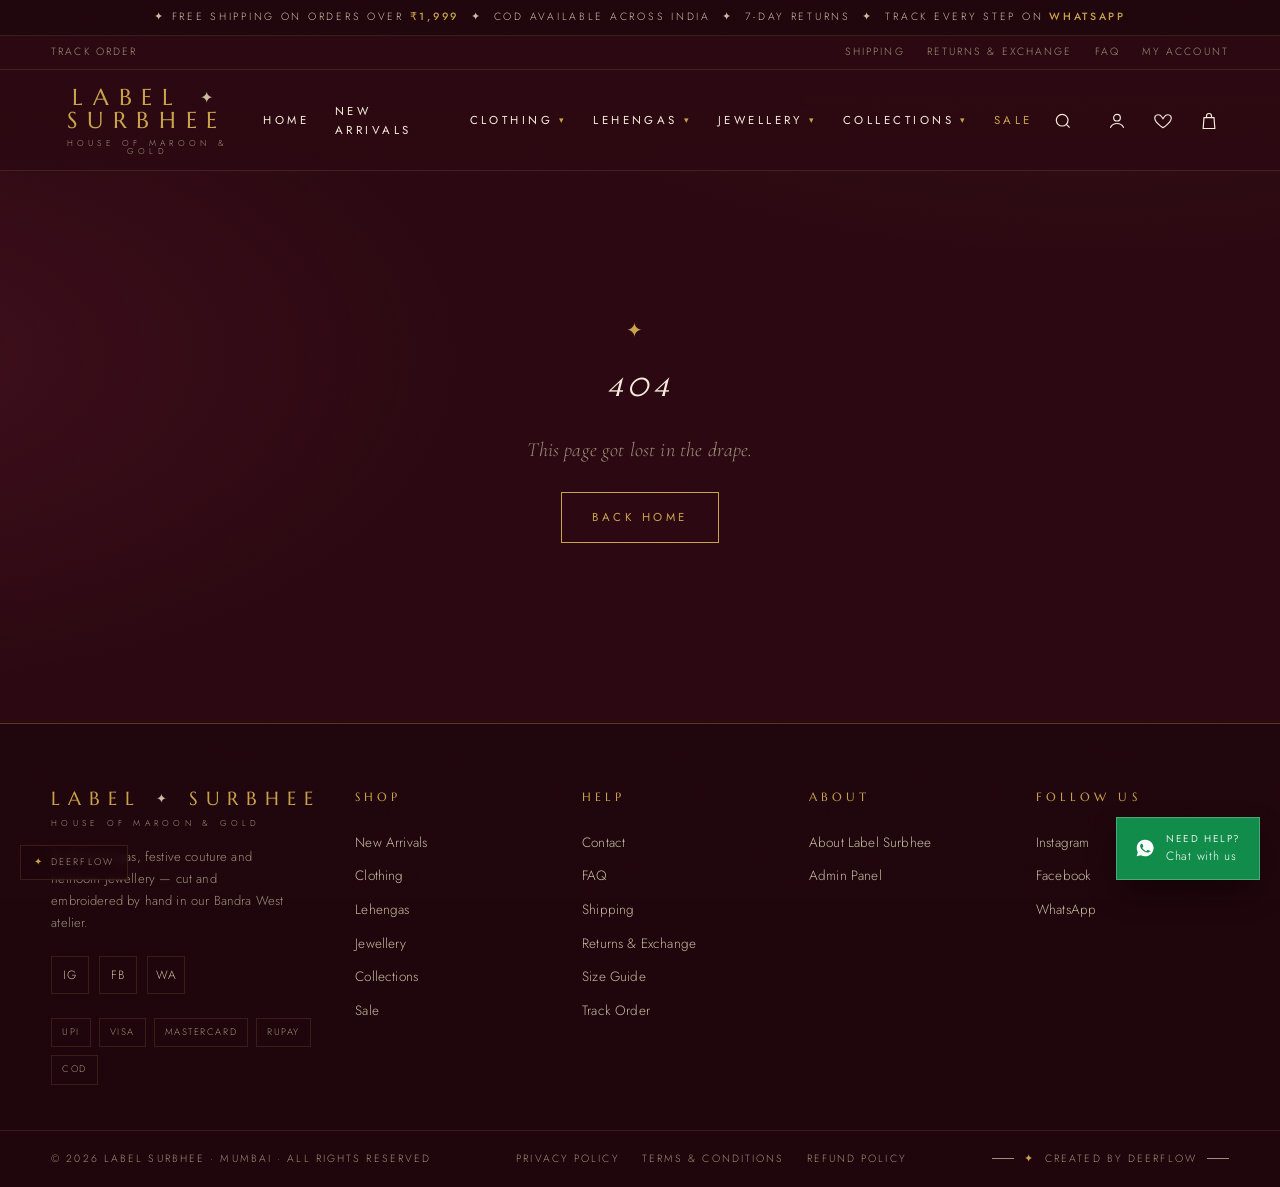
<file: index.html>
<!DOCTYPE html>
<html lang="en">
<head>
<meta charset="UTF-8">
<meta name="viewport" content="width=device-width, initial-scale=1.0">
<title>Label Surbhee | Luxury Indian Fashion, Lehengas &amp; Jewellery</title>
<meta name="description" content="Bridal lehengas, festive couture, sarees and heirloom jewellery by Label Surbhee — a Mumbai atelier. Deep maroon, antique gold, made to be remembered. Free shipping over ₹1,999.">
<meta name="theme-color" content="#2b0811">
<meta name="robots" content="index, follow">
<link rel="canonical" href="https://labelsurbhee.com/">
<!-- Open Graph -->
<meta property="og:type" content="website">
<meta property="og:site_name" content="Label Surbhee">
<meta property="og:title" content="Label Surbhee | Luxury Indian Fashion, Lehengas & Jewellery">
<meta property="og:description" content="Bridal lehengas, festive couture and heirloom jewellery — cut and embroidered by hand in our Bandra West atelier.">
<meta property="og:image" content="img/hero.jpg">
<meta name="twitter:card" content="summary_large_image">
<!-- SEO / analytics placeholders: add your Google Search Console verification,
     Google Analytics 4 (G-XXXXXXX) and Meta Pixel IDs here before launch. -->
<script type="application/ld+json">
{
  "@context": "https://schema.org",
  "@type": "ClothingStore",
  "name": "Label Surbhee",
  "description": "Luxury Indian fashion house — bridal lehengas, festive couture and heirloom jewellery.",
  "url": "https://labelsurbhee.com/",
  "telephone": "+91-98200-12345",
  "email": "hello@labelsurbhee.com",
  "address": { "@type": "PostalAddress", "streetAddress": "Atelier 7, Linking Road, Bandra West", "addressLocality": "Mumbai", "addressRegion": "Maharashtra", "postalCode": "400050", "addressCountry": "IN" },
  "sameAs": ["https://instagram.com/labelsurbhee", "https://facebook.com/labelsurbhee"]
}
</script>
<link rel="preconnect" href="https://fonts.googleapis.com">
<link rel="preconnect" href="https://fonts.gstatic.com" crossorigin>
<link href="https://fonts.googleapis.com/css2?family=Marcellus&family=Cormorant+Garamond:ital,wght@0,400;0,500;1,400;1,500&family=Jost:ital,wght@0,300;0,400;0,500;1,300&display=swap" rel="stylesheet">
<link rel="stylesheet" href="css/style.css">
</head>
<body>

<a class="skip" href="#view">Skip to content</a>
<div class="grain" aria-hidden="true"></div>

<div class="announce">✦ Free shipping on orders over <b>₹1,999</b> &nbsp;✦&nbsp; COD available across India &nbsp;✦&nbsp; 7-day returns &nbsp;✦&nbsp; Track every step on <b>WhatsApp</b></div>

<header class="site">
  <div class="topbar">
    <a href="#/track">Track Order</a>
    <div class="tb-r">
      <a href="#/shipping">Shipping</a>
      <a href="#/returns">Returns &amp; Exchange</a>
      <a href="#/faq">FAQ</a>
      <a href="#/account">My Account</a>
    </div>
  </div>
  <div class="hd-main">
    <button class="burger" data-action="mm-open" aria-label="Open menu">
      <svg viewBox="0 0 24 24" fill="none" stroke="currentColor" stroke-width="1.4"><path d="M3 6h18M3 12h18M3 18h12"/></svg>
    </button>
    <a class="logo" href="#/" aria-label="Label Surbhee home">LABEL <span class="dia">✦</span> SURBHEE<small>House of Maroon &amp; Gold</small></a>
    <nav class="main" aria-label="Main navigation">
      <ul>
        <li><a class="nav-link" href="#/">Home</a></li>
        <li><a class="nav-link" href="#/new">New Arrivals</a></li>
        <li class="has-mega" data-cat="clothing"><a class="nav-link" href="#/shop/clothing">Clothing <span class="chev">▾</span></a><div class="mega" aria-hidden="false"></div></li>
        <li class="has-mega" data-cat="lehengas"><a class="nav-link" href="#/shop/lehengas">Lehengas <span class="chev">▾</span></a><div class="mega"></div></li>
        <li class="has-mega" data-cat="jewellery"><a class="nav-link" href="#/shop/jewellery">Jewellery <span class="chev">▾</span></a><div class="mega"></div></li>
        <li class="has-mega" data-cat="collections"><a class="nav-link" href="#/collections">Collections <span class="chev">▾</span></a><div class="mega"></div></li>
        <li><a class="nav-link" href="#/sale" style="color:var(--gold)">Sale</a></li>
      </ul>
    </nav>
    <div class="hd-icons">
      <button data-action="search" aria-label="Search"><svg viewBox="0 0 24 24" fill="none" stroke="currentColor" stroke-width="1.4"><circle cx="11" cy="11" r="7"/><path d="m20 20-4-4"/></svg></button>
      <a href="#/account" aria-label="My account"><svg viewBox="0 0 24 24" fill="none" stroke="currentColor" stroke-width="1.4"><circle cx="12" cy="8" r="4"/><path d="M4 20c1.5-3.5 4.5-5 8-5s6.5 1.5 8 5"/></svg></a>
      <a href="#/wishlist" aria-label="Wishlist"><svg viewBox="0 0 24 24" fill="none" stroke="currentColor" stroke-width="1.4"><path d="M12 20s-7-4.6-9.3-9C1 7.5 3 4.5 6.2 4.5c2 0 3.4 1.1 4.2 2.4l1.6 2.4 1.6-2.4c.8-1.3 2.2-2.4 4.2-2.4C21 4.5 23 7.5 21.3 11 19 15.4 12 20 12 20z"/></svg><span class="cart-count" id="wish-count" style="display:none"></span></a>
      <button data-action="cart" aria-label="Shopping bag"><svg viewBox="0 0 24 24" fill="none" stroke="currentColor" stroke-width="1.4"><path d="M6 8h12l1 13H5L6 8z"/><path d="M9 8V6a3 3 0 0 1 6 0v2"/></svg><span class="cart-count" id="cart-count" style="display:none"></span></button>
    </div>
  </div>
</header>

<!-- mobile menu -->
<div class="mmenu" id="mmenu" aria-label="Mobile menu">
  <div class="mm-head">
    <span style="font-family:var(--disp);letter-spacing:.4em;color:var(--gold);font-size:16px">LABEL SURBHEE</span>
    <button class="mm-close" data-action="mm-close" aria-label="Close menu">✕</button>
  </div>
  <nav id="mm-subs"></nav>
  <div style="padding:6px 5vw 44px;display:flex;flex-direction:column;gap:12px">
    <a class="btn btn-solid" href="#/new"><span>New Arrivals</span></a>
    <a class="btn" href="#/sale"><span>The Sale</span></a>
    <a class="btn btn-ghost" href="#/account"><span>My Account</span></a>
    <a class="btn btn-ghost" href="#/track"><span>Track Order</span></a>
  </div>
</div>

<!-- search -->
<div class="overlay" id="search-ov" role="dialog" aria-label="Search">
  <button class="x" data-action="close-search" aria-label="Close search">✕</button>
  <div class="srch"><input id="srch-in" placeholder="Search the house — try “bridal”" aria-label="Search products"></div>
  <div class="srch-results" id="srch-res"></div>
</div>

<!-- cart drawer -->
<aside class="drawer" id="drawer" aria-label="Shopping bag">
  <div class="dr-head"><h3>Your Bag</h3><button data-action="close-drawer" style="font-size:20px;color:var(--gold)" aria-label="Close bag">✕</button></div>
  <div class="dr-body" id="dr-body"></div>
  <div class="dr-foot" id="dr-foot"></div>
</aside>

<!-- modal -->
<div class="modal" id="modal" role="dialog" aria-modal="true">
  <div class="modal-box" id="modal-box"></div>
</div>

<main id="view" aria-live="polite"></main>

<footer class="site">
  <div class="f-top">
    <div class="f-brand">
      <a class="logo" href="#/" style="font-size:19px">LABEL <span class="dia">✦</span> SURBHEE<small>House of Maroon &amp; Gold</small></a>
      <p>Bridal lehengas, festive couture and heirloom jewellery — cut and embroidered by hand in our Bandra West atelier.</p>
      <div class="f-social">
        <a href="https://instagram.com/labelsurbhee" target="_blank" rel="noopener" aria-label="Instagram">IG</a>
        <a href="https://facebook.com/labelsurbhee" target="_blank" rel="noopener" aria-label="Facebook">FB</a>
        <a href="https://wa.me/919820012345" target="_blank" rel="noopener" aria-label="WhatsApp">WA</a>
      </div>
      <div class="f-pay"><span>UPI</span><span>Visa</span><span>Mastercard</span><span>RuPay</span><span>COD</span></div>
    </div>
    <div class="f-col">
      <h5>Shop</h5>
      <ul>
        <li><a href="#/new">New Arrivals</a></li>
        <li><a href="#/shop/clothing">Clothing</a></li>
        <li><a href="#/shop/lehengas">Lehengas</a></li>
        <li><a href="#/shop/jewellery">Jewellery</a></li>
        <li><a href="#/collections">Collections</a></li>
        <li><a href="#/sale">Sale</a></li>
      </ul>
    </div>
    <div class="f-col">
      <h5>Help</h5>
      <ul>
        <li><a href="#/contact">Contact</a></li>
        <li><a href="#/faq">FAQ</a></li>
        <li><a href="#/shipping">Shipping</a></li>
        <li><a href="#/returns">Returns &amp; Exchange</a></li>
        <li><a href="#/" data-action="sizeguide">Size Guide</a></li>
        <li><a href="#/track">Track Order</a></li>
      </ul>
    </div>
    <div class="f-col">
      <h5>About</h5>
      <ul>
        <li><a href="#/about">About Label Surbhee</a></li>
        <li><a href="#/admin">Admin Panel</a></li>
      </ul>
    </div>
    <div class="f-col">
      <h5>Follow Us</h5>
      <ul>
        <li><a href="https://instagram.com/labelsurbhee" target="_blank" rel="noopener">Instagram</a></li>
        <li><a href="https://facebook.com/labelsurbhee" target="_blank" rel="noopener">Facebook</a></li>
        <li><a href="https://wa.me/919820012345" target="_blank" rel="noopener">WhatsApp</a></li>
      </ul>
    </div>
  </div>
  <div class="f-bottom">
    <span>© 2026 Label Surbhee · Mumbai · All rights reserved</span>
    <div class="legal">
      <a href="#/privacy">Privacy Policy</a>
      <a href="#/terms">Terms &amp; Conditions</a>
      <a href="#/refund">Refund Policy</a>
    </div>
    <a class="f-credit" href="https://deerflow.tech" target="_blank" rel="noopener" title="Created By Deerflow">
      <span class="ln"></span><span class="st">✦</span> Created By Deerflow<span class="ln"></span>
    </a>
  </div>
</footer>

<a class="wa-fab" href="https://wa.me/919820012345?text=Hi%20Label%20Surbhee!" target="_blank" rel="noopener" aria-label="Chat with us on WhatsApp">
  <svg viewBox="0 0 24 24" fill="currentColor"><path d="M12 2a10 10 0 0 0-8.6 15L2 22l5.2-1.4A10 10 0 1 0 12 2zm5.4 14.1c-.2.6-1.3 1.2-1.8 1.3-.5 0-1 .2-3.4-.7-2.9-1.1-4.7-4-4.9-4.2-.1-.2-1.1-1.5-1.1-2.9s.7-2 1-2.3c.2-.3.5-.3.7-.3h.5c.2 0 .4 0 .6.4l.9 2.2c.1.2.1.4 0 .6l-.4.6-.5.5c-.1.2-.3.3-.1.6.2.3.8 1.4 1.8 2.3 1.3 1.2 2.3 1.5 2.6 1.6.3.1.5.1.7-.1l1-1.2c.2-.3.4-.2.7-.1l2.1 1c.3.2.5.3.6.4.1.2.1.8-.1 1.3z"/></svg>
  <span class="lbl"><b>Need help?</b>Chat with us</span>
</a>

<a class="dfbadge" href="https://deerflow.tech" target="_blank" rel="noopener" title="Created By Deerflow">
  <span class="st">✦</span> Deerflow
</a>

<div id="toasts" aria-live="polite"></div>

<script src="js/data.js"></script>
<script src="js/app.js"></script>
</body>
</html>
</file>
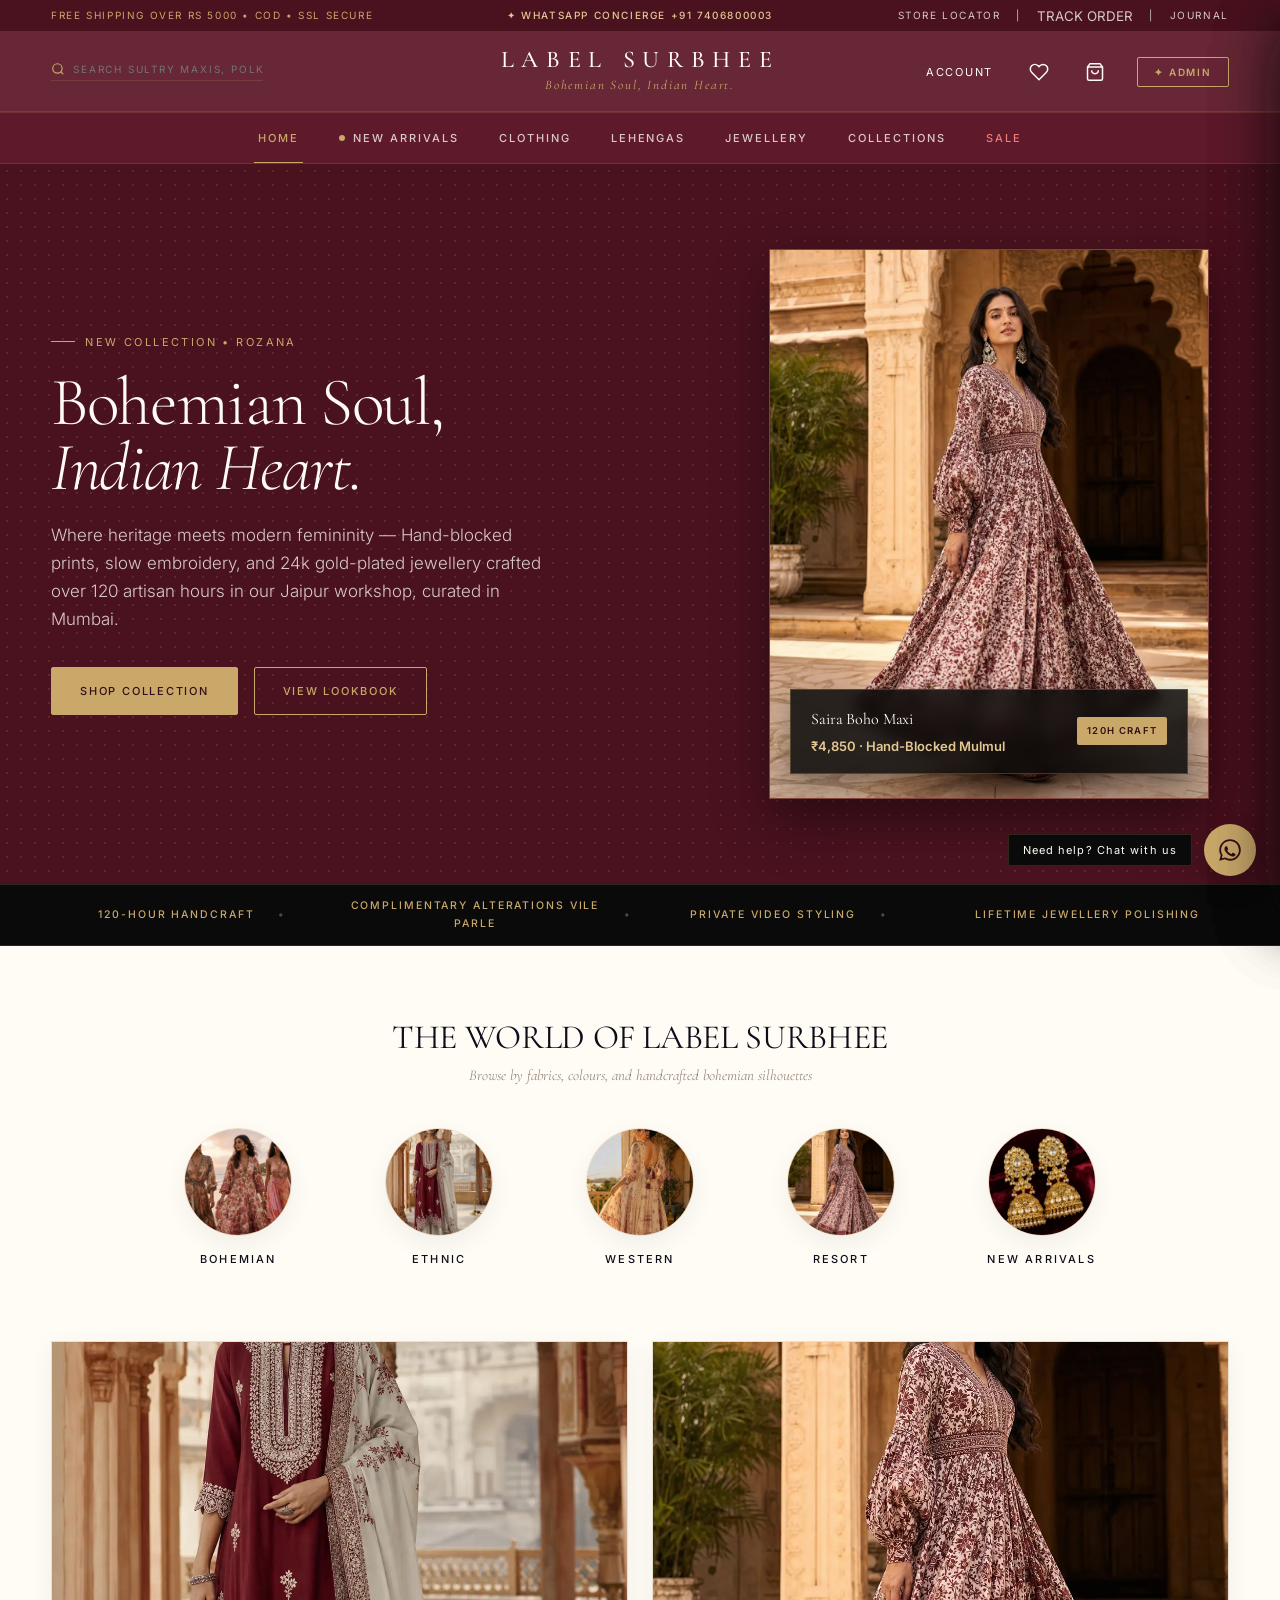
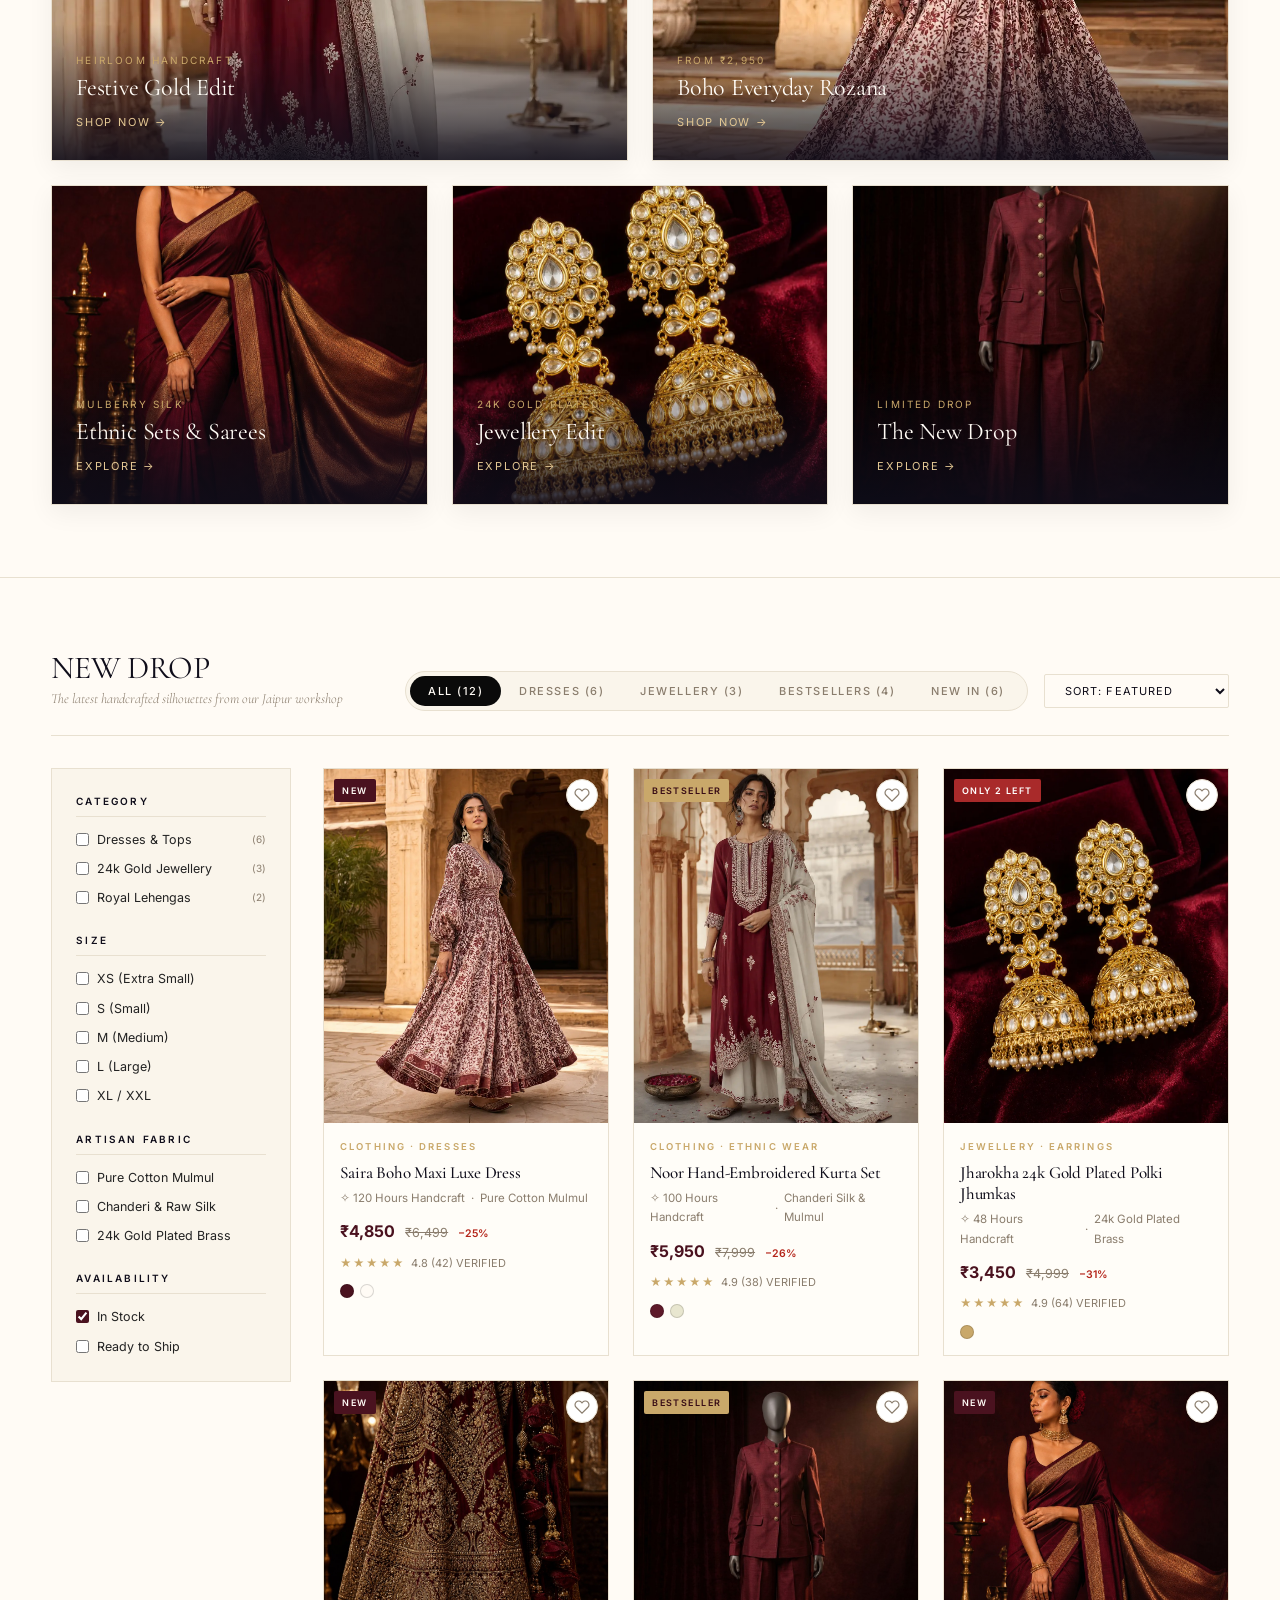
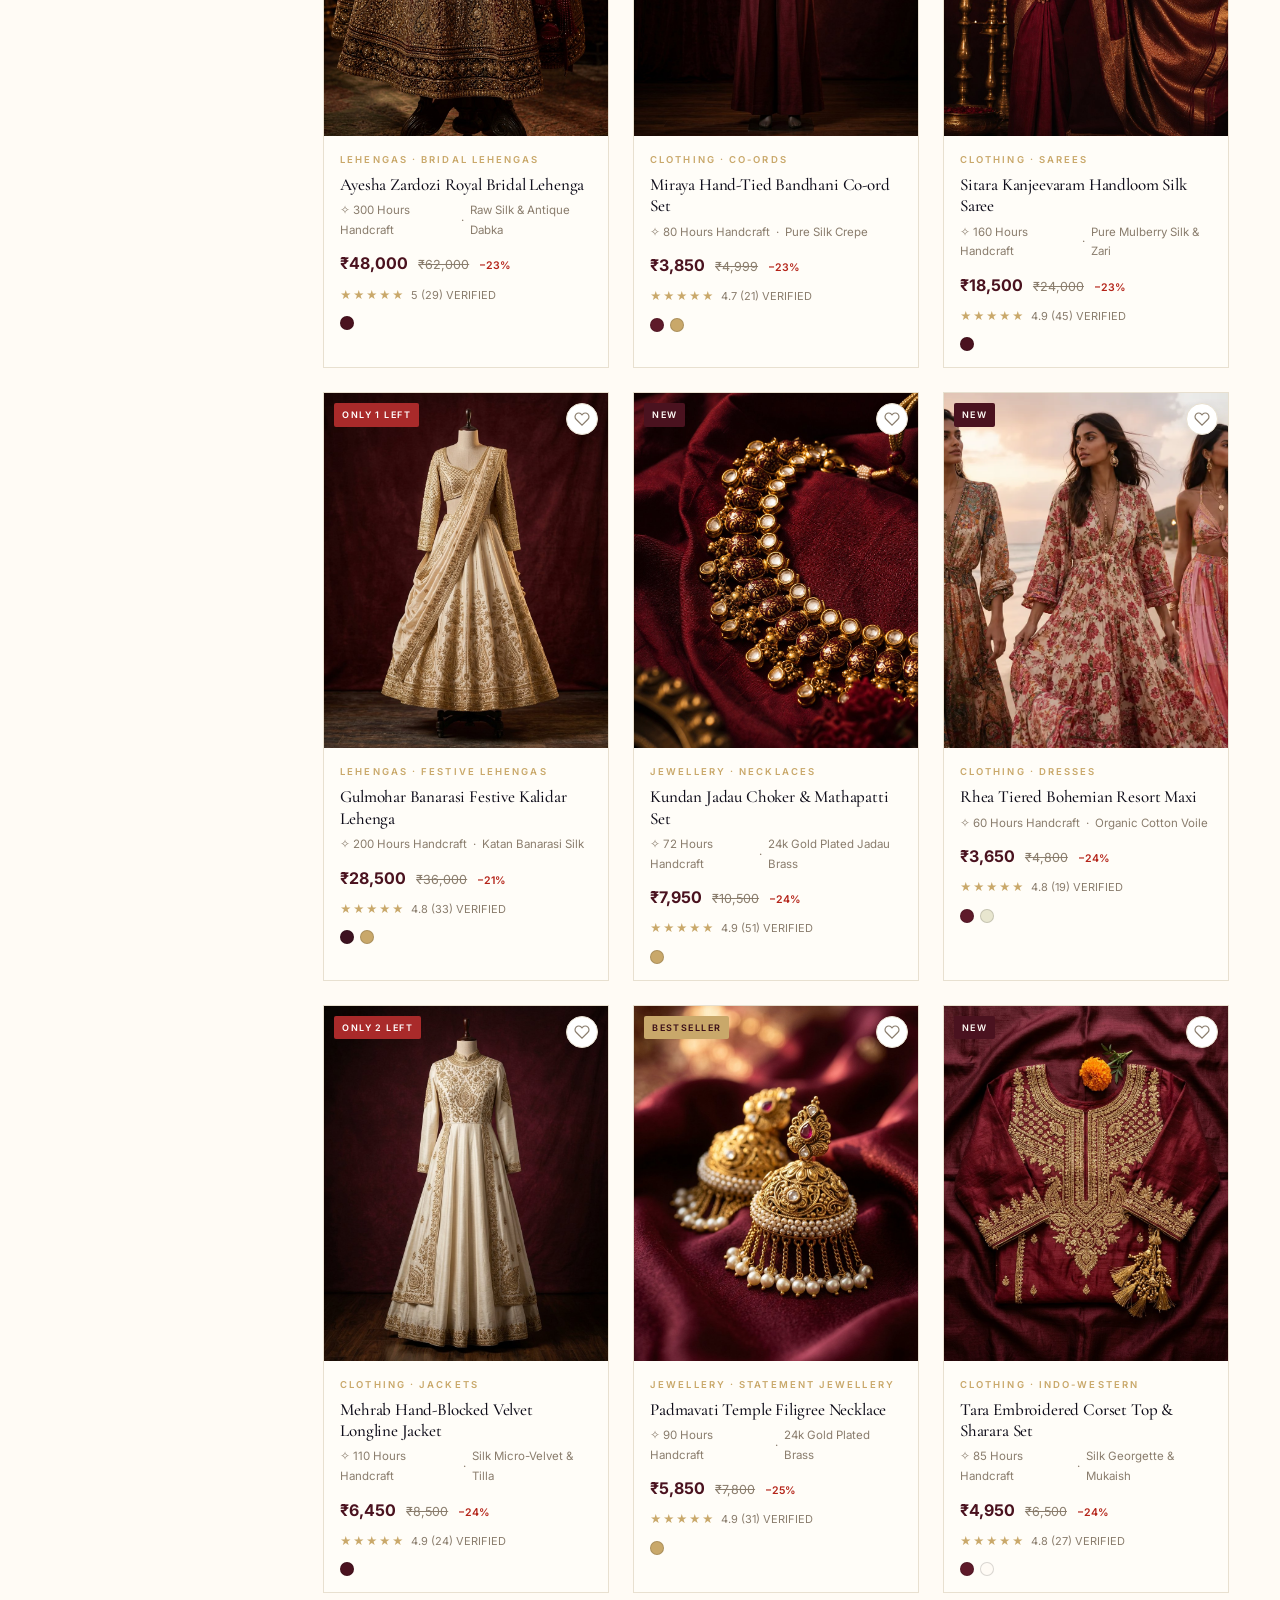
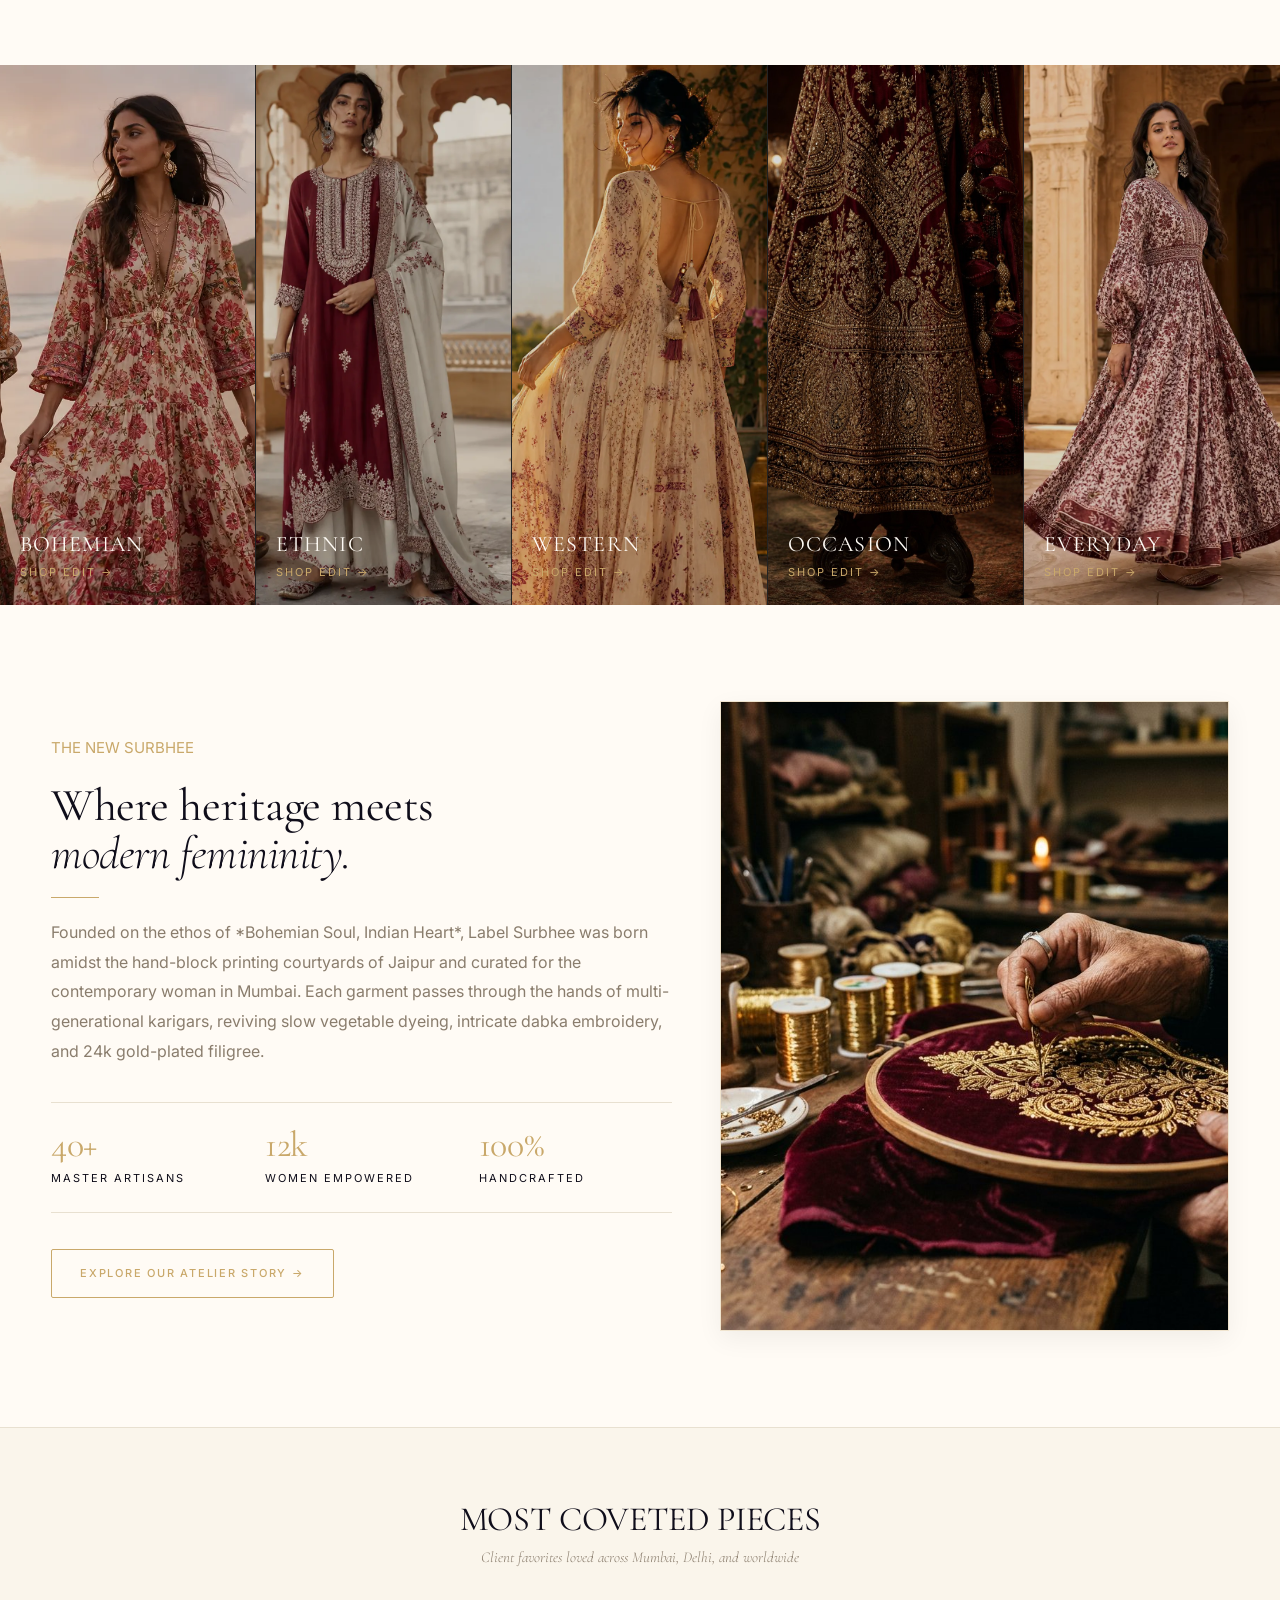
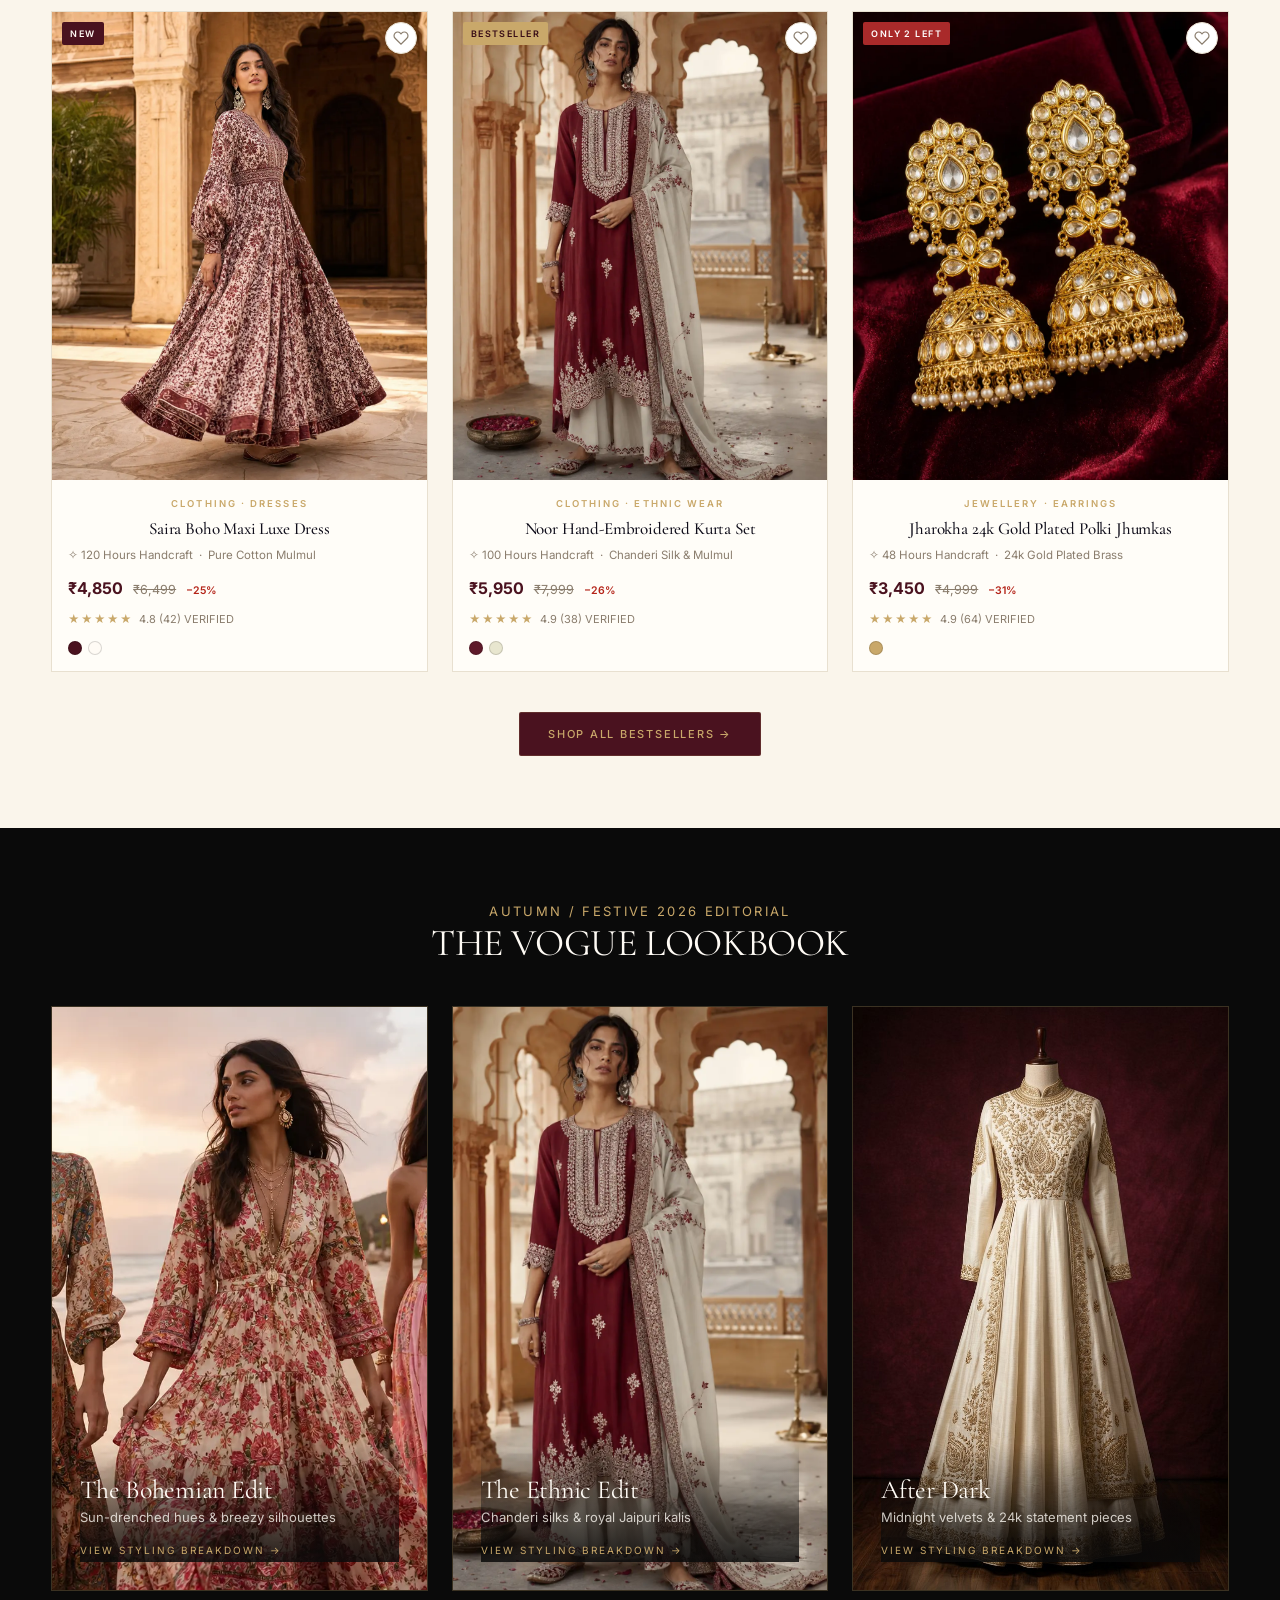
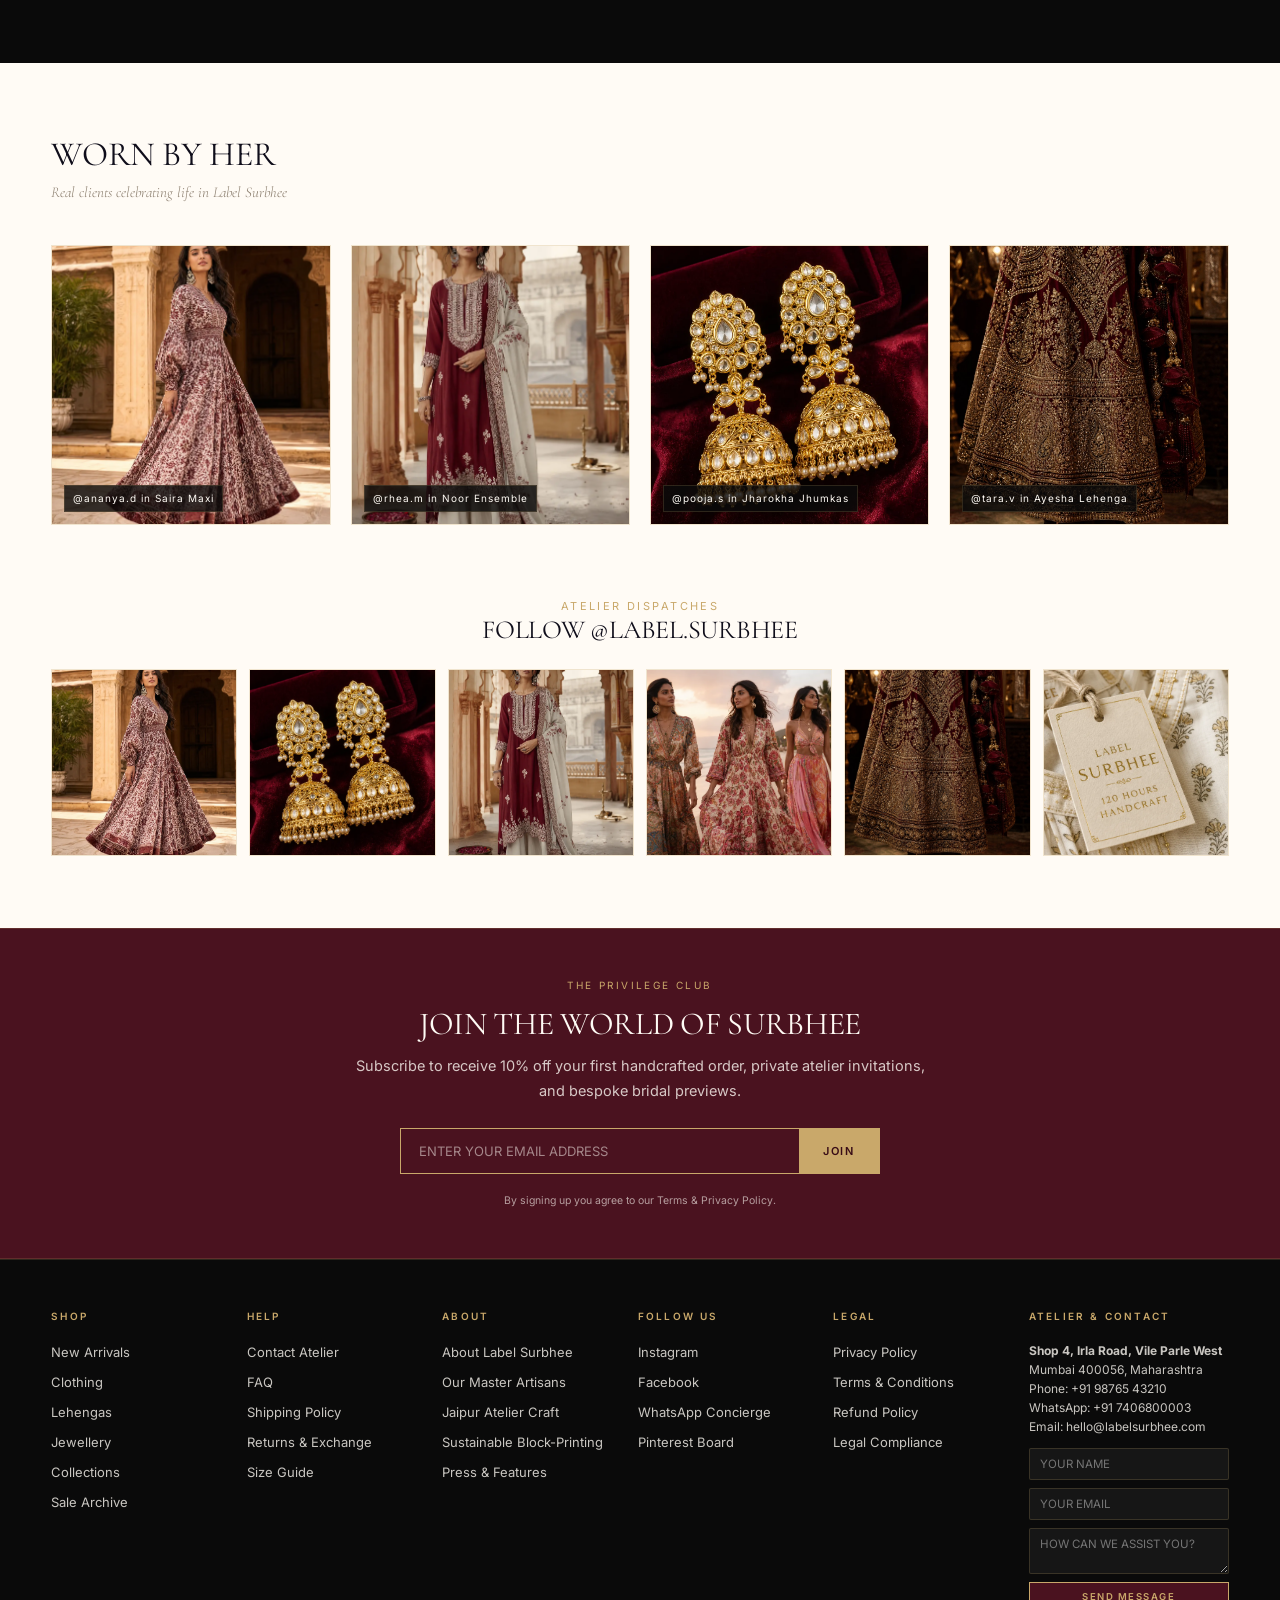
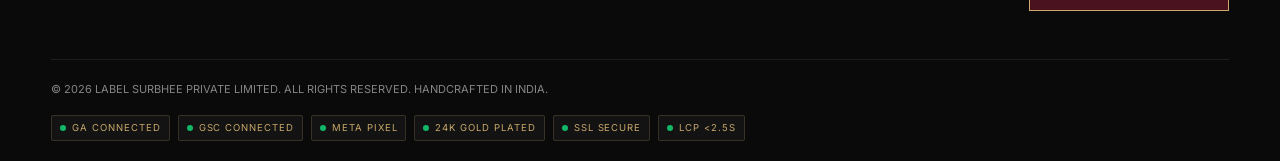
<file: site/index.html>
<!DOCTYPE html>
<html lang="en">
<head>
  <meta charset="UTF-8">
  <meta name="viewport" content="width=device-width, initial-scale=1.0">
  <title>LABEL SURBHEE — Bohemian Soul, Indian Heart.</title>
  <meta name="description" content="Born in Jaipur, curated in Mumbai. 120-hour handcraft, 40+ artisans, 12k women empowered, 100% handcrafted prints, slow embroidery, and 24k gold-plated jewellery.">
  <link rel="icon" type="image/svg+xml" href="favicon.svg">

  <!-- Google Fonts: Cormorant Garamond (Serif), Inter (Clean Sans) -->
  <link rel="preconnect" href="https://fonts.googleapis.com">
  <link rel="preconnect" href="https://fonts.gstatic.com" crossorigin>
  <link href="https://fonts.googleapis.com/css2?family=Cormorant+Garamond:ital,wght@0,300;0,400;0,500;0,600;1,300;1,400&family=Inter:wght@300;400;500;600;700&display=swap" rel="stylesheet">

  <link rel="stylesheet" href="css/style.css">
</head>
<body>

  <!-- ============================================================
       01 TOP BAR (32px, bg #4A121F)
       ============================================================ -->
  <aside class="topbar">
    <div class="wrap topbar-grid">
      <div class="topbar-left">
        <span>FREE SHIPPING OVER RS 5000 • COD • SSL SECURE</span>
      </div>
      <div class="topbar-center">
        <a href="https://wa.me/917406800003?text=Hi%20Label%20Surbhee%2C%20I%20would%20like%20concierge%20styling%20assistance." target="_blank" rel="noopener">
          <span>✦ WHATSAPP CONCIERGE +91 7406800003</span>
        </a>
      </div>
      <div class="topbar-right">
        <a href="#footer-contact" onclick="showToast('Atelier Flagship: Shop 4 Irla Road Vile Parle West Mumbai 400056')">STORE LOCATOR</a>
        <span>|</span>
        <button data-action="open-account" onclick="switchAccountTab('overview')">TRACK ORDER</button>
        <span>|</span>
        <a href="#editorial-story">JOURNAL</a>
      </div>
    </div>
  </aside>

  <!-- ============================================================
       02 HEADER (80px, sticky top 0, backdrop blur 12px)
       ============================================================ -->
  <header class="site-header">
    <div class="wrap header-grid">
      <div class="header-left">
        <div style="display:flex; align-items:center; border-bottom:1px solid var(--gold-dim); padding-bottom:4px;">
          <svg style="width:14px; height:14px; stroke:var(--gold); margin-right:8px;" viewBox="0 0 24 24" fill="none" stroke="currentColor" stroke-width="2"><circle cx="11" cy="11" r="8"></circle><line x1="21" y1="21" x2="16.65" y2="16.65"></line></svg>
          <input id="header-search-input" type="text" placeholder="SEARCH SULTRY MAXIS, POLKI..." style="background:none; border:none; color:var(--text-ivory); font-size:10px; letter-spacing:0.18em; width:190px; text-transform:uppercase;">
        </div>
      </div>

      <a href="#" class="brand-logo" aria-label="Label Surbhee Home">
        <span class="brand-logo-text">LABEL SURBHEE</span>
        <span class="brand-logo-tag">Bohemian Soul, Indian Heart.</span>
      </a>

      <div class="header-right">
        <button class="header-action-btn" data-action="open-account">
          <span>ACCOUNT</span>
        </button>
        <button class="icon-badge-btn" data-action="open-wishlist" aria-label="View Wishlist">
          <svg style="width:20px; height:20px;" viewBox="0 0 24 24" fill="none" stroke="currentColor" stroke-width="1.8"><path d="M20.84 4.61a5.5 5.5 0 0 0-7.78 0L12 5.67l-1.06-1.06a5.5 5.5 0 0 0-7.78 7.78l1.06 1.06L12 21.23l7.78-7.78 1.06-1.06a5.5 5.5 0 0 0 0-7.78z"></path></svg>
          <span class="badge-count badge-wish-count" style="display:none">0</span>
        </button>
        <button class="icon-badge-btn" data-action="open-cart" aria-label="View Shopping Bag">
          <svg style="width:20px; height:20px;" viewBox="0 0 24 24" fill="none" stroke="currentColor" stroke-width="1.8"><path d="M6 2L3 6v14a2 2 0 0 0 2 2h14a2 2 0 0 0 2-2V6l-3-4z"></path><line x1="3" y1="6" x2="21" y2="6"></line><path d="M16 10a4 4 0 0 1-8 0"></path></svg>
          <span class="badge-count badge-cart-count" style="display:none">0</span>
        </button>
        <button class="btn-admin-pill" data-action="open-admin">
          <span>✦ ADMIN</span>
        </button>
      </div>
    </div>
  </header>

  <!-- ============================================================
       03 NAVIGATION (52px, sticky top 80px) & 4-COL MEGA MENUS
       ============================================================ -->
  <nav class="site-nav">
    <div class="wrap" style="height:100%;">
      <ul class="nav-list">
        <li class="nav-item"><a href="#" class="nav-link active">HOME</a></li>
        <li class="nav-item">
          <a href="#products-sec" class="nav-link" onclick="window.currentTabFilter='new'; renderProductGrid();">
            <span class="nav-dot-gold"></span> NEW ARRIVALS
          </a>
        </li>
        
        <!-- CLOTHING MEGA MENU (4 COLS) -->
        <li class="nav-item">
          <a href="#products-sec" class="nav-link" onclick="window.currentTabFilter='dresses'; renderProductGrid();">CLOTHING</a>
          <div class="mega-menu">
            <div class="mega-col">
              <h4>Modern Silhouettes</h4>
              <ul>
                <li><a href="#products-sec" onclick="window.currentSearchQuery='Dresses'; renderProductGrid();">Dresses</a></li>
                <li><a href="#products-sec" onclick="window.currentSearchQuery='Tops'; renderProductGrid();">Tops</a></li>
                <li><a href="#products-sec" onclick="window.currentSearchQuery='Co-ords'; renderProductGrid();">Co-ords</a></li>
              </ul>
            </div>
            <div class="mega-col">
              <h4>Indo-Western &amp; Layers</h4>
              <ul>
                <li><a href="#products-sec" onclick="window.currentSearchQuery='Indo-Western'; renderProductGrid();">Indo-Western</a></li>
                <li><a href="#products-sec" onclick="window.currentSearchQuery='Jackets'; renderProductGrid();">Jackets</a></li>
                <li><a href="#products-sec" onclick="window.currentSearchQuery='Bottoms'; renderProductGrid();">Bottoms</a></li>
              </ul>
            </div>
            <div class="mega-col">
              <h4>Heirloom Drapes</h4>
              <ul>
                <li><a href="#products-sec" onclick="window.currentSearchQuery='Ethnic'; renderProductGrid();">Ethnic Wear</a></li>
                <li><a href="#products-sec" onclick="window.currentSearchQuery='Festive'; renderProductGrid();">Festive Wear</a></li>
                <li><a href="#products-sec" onclick="window.currentSearchQuery='Sarees'; renderProductGrid();">Sarees</a></li>
                <li><a href="#products-sec" onclick="window.currentSearchQuery='Blouses'; renderProductGrid();">Blouses</a></li>
              </ul>
            </div>
            <div class="mega-card-feature">
              <img src="img/saira-maxi-1.webp" alt="Saira Maxi Feature">
              <div class="mega-card-body">
                <span class="kicker">Jaipur Craft</span>
                <h5>Saira Boho Maxi</h5>
                <a href="#products-sec" onclick="window.currentTabFilter='dresses'; renderProductGrid();">Shop All Clothing →</a>
              </div>
            </div>
          </div>
        </li>

        <!-- LEHENGAS MEGA MENU (4 COLS) -->
        <li class="nav-item">
          <a href="#products-sec" class="nav-link" onclick="window.currentSearchQuery='Lehengas'; renderProductGrid();">LEHENGAS</a>
          <div class="mega-menu">
            <div class="mega-col">
              <h4>Bridal &amp; Festive</h4>
              <ul>
                <li><a href="#products-sec" onclick="window.currentSearchQuery='Indo-Western Lehengas'; renderProductGrid();">Indo-Western Lehengas</a></li>
                <li><a href="#products-sec" onclick="window.currentSearchQuery='Festive Lehengas'; renderProductGrid();">Festive Lehengas</a></li>
                <li><a href="#products-sec" onclick="window.currentSearchQuery='Bridal Lehengas'; renderProductGrid();">Bridal Lehengas</a></li>
              </ul>
            </div>
            <div class="mega-col">
              <h4>Designer Edits</h4>
              <ul>
                <li><a href="#products-sec" onclick="window.currentSearchQuery='Designer Lehengas'; renderProductGrid();">Designer Lehengas</a></li>
                <li><a href="#products-sec" onclick="window.currentSearchQuery='Lehenga Sets'; renderProductGrid();">Lehenga Sets</a></li>
                <li><a href="#products-sec" onclick="window.currentSearchQuery='Skirt & Top'; renderProductGrid();">Skirt &amp; Top Sets</a></li>
                <li><a href="#products-sec" onclick="window.currentSearchQuery='Dupattas'; renderProductGrid();">Dupattas</a></li>
              </ul>
            </div>
            <div class="mega-col">
              <h4>Bespoke Fitting</h4>
              <p style="font-size:12.5px; color:var(--text-ivory-dim); line-height:1.7;">
                Over 300 hours of handcrafted zardozi and antique tilla embroidery. Visit our Vile Parle West boutique for complimentary alterations.
              </p>
            </div>
            <div class="mega-card-feature">
              <img src="img/lehenga-editorial.jpg" alt="Bridal Lehenga Feature">
              <div class="mega-card-body">
                <span class="kicker">300 Hours Craft</span>
                <h5>Royal Bridal Edit</h5>
                <a href="#products-sec" onclick="window.currentSearchQuery='Lehengas'; renderProductGrid();">Explore Lehengas →</a>
              </div>
            </div>
          </div>
        </li>

        <!-- JEWELLERY MEGA MENU (4 COLS) -->
        <li class="nav-item">
          <a href="#products-sec" class="nav-link" onclick="window.currentTabFilter='jewellery'; renderProductGrid();">JEWELLERY</a>
          <div class="mega-menu">
            <div class="mega-col">
              <h4>Ear &amp; Neck Adornments</h4>
              <ul>
                <li><a href="#products-sec" onclick="window.currentSearchQuery='Earrings'; renderProductGrid();">Earrings</a></li>
                <li><a href="#products-sec" onclick="window.currentSearchQuery='Necklaces'; renderProductGrid();">Necklaces</a></li>
                <li><a href="#products-sec" onclick="window.currentSearchQuery='Rings'; renderProductGrid();">Rings</a></li>
                <li><a href="#products-sec" onclick="window.currentSearchQuery='Bracelets'; renderProductGrid();">Bracelets</a></li>
              </ul>
            </div>
            <div class="mega-col">
              <h4>Statement &amp; Bridal</h4>
              <ul>
                <li><a href="#products-sec" onclick="window.currentSearchQuery='Bangles'; renderProductGrid();">Bangles</a></li>
                <li><a href="#products-sec" onclick="window.currentSearchQuery='Statement'; renderProductGrid();">Statement Jewellery</a></li>
                <li><a href="#products-sec" onclick="window.currentSearchQuery='Bridal Jewellery'; renderProductGrid();">Bridal Jewellery</a></li>
                <li><a href="#products-sec" onclick="window.currentSearchQuery='Festive Jewellery'; renderProductGrid();">Festive Jewellery</a></li>
              </ul>
            </div>
            <div class="mega-col">
              <h4>Artisan Guarantee</h4>
              <p style="font-size:12px; color:var(--text-ivory-dim); line-height:1.7;">
                <strong>24k Gold Plated</strong> with lifetime complimentary polishing guarantee. Hypoallergenic, nickel &amp; lead free.
              </p>
            </div>
            <div class="mega-card-feature">
              <img src="img/jhumka-gold.webp" alt="Gold Jhumka Feature">
              <div class="mega-card-body">
                <span class="kicker">24k Gold Plated</span>
                <h5>Jharokha Jhumkas</h5>
                <a href="#products-sec" onclick="window.currentTabFilter='jewellery'; renderProductGrid();">Explore Jewellery →</a>
              </div>
            </div>
          </div>
        </li>

        <!-- COLLECTIONS MEGA MENU (4 COLS) -->
        <li class="nav-item">
          <a href="#featured-collections" class="nav-link">COLLECTIONS</a>
          <div class="mega-menu">
            <div class="mega-col">
              <h4>Seasonal Edits</h4>
              <ul>
                <li><a href="#products-sec" onclick="window.currentSearchQuery='Rozana'; renderProductGrid();">Rozana (Everyday)</a></li>
                <li><a href="#products-sec" onclick="window.currentSearchQuery='Festive Edit'; renderProductGrid();">Festive Edit</a></li>
                <li><a href="#products-sec" onclick="window.currentSearchQuery='Wedding Edit'; renderProductGrid();">Wedding Edit</a></li>
              </ul>
            </div>
            <div class="mega-col">
              <h4>Bohemian Curations</h4>
              <ul>
                <li><a href="#products-sec" onclick="window.currentSearchQuery='Boho/Gypsy'; renderProductGrid();">Boho / Gypsy</a></li>
                <li><a href="#products-sec" onclick="window.currentSearchQuery='Party Edit'; renderProductGrid();">Party Edit</a></li>
                <li><a href="#products-sec" onclick="window.currentSearchQuery='Beach/Resort'; renderProductGrid();">Beach / Resort</a></li>
                <li><a href="#products-sec" onclick="window.currentSearchQuery='Limited Edition'; renderProductGrid();">Limited Edition</a></li>
              </ul>
            </div>
            <div class="mega-col">
              <h4>The Atelier Story</h4>
              <p style="font-size:12px; color:var(--text-ivory-dim); line-height:1.7;">
                Born in Jaipur, curated in Mumbai. 40+ artisans, 12k women empowered, 100% handcrafted.
              </p>
            </div>
            <div class="mega-card-feature">
              <img src="img/boho-beach.webp" alt="Lookbook Beach">
              <div class="mega-card-body">
                <span class="kicker">Curated 2026</span>
                <h5>The Bohemian Edit</h5>
                <a href="#featured-collections">Browse All Edits →</a>
              </div>
            </div>
          </div>
        </li>

        <li class="nav-item"><a href="#products-sec" class="nav-link nav-link-sale" onclick="window.currentTabFilter='bestsellers'; renderProductGrid();">SALE</a></li>
      </ul>
    </div>
  </nav>

  <!-- ============================================================
       04 HERO SECTION (80vh, Maroon Dot Pattern, 2-Col)
       ============================================================ -->
  <section class="hero-sec bg-maroon-dots">
    <div class="wrap hero-grid">
      <div class="hero-left">
        <span class="hero-eyebrow">NEW COLLECTION • ROZANA</span>
        <h1 class="hero-h1">Bohemian Soul,<br><span class="sub-serif">Indian Heart.</span></h1>
        <p class="hero-sub">Where heritage meets modern femininity — Hand-blocked prints, slow embroidery, and 24k gold-plated jewellery crafted over 120 artisan hours in our Jaipur workshop, curated in Mumbai.</p>
        <div class="hero-ctas">
          <a href="#products-sec" class="btn btn-gold">Shop Collection</a>
          <a href="#lookbook-sec" class="btn btn-outline-gold">View Lookbook</a>
        </div>
      </div>

      <div class="hero-right">
        <div class="hero-media-wrap">
          <img src="img/saira-maxi-1.webp" alt="Saira Boho Maxi Luxe 120 Hours Hand-blocked Jaipur Artisan Craft" loading="eager">
          <div class="hero-floating-card">
            <div class="hero-floating-info">
              <h4>Saira Boho Maxi</h4>
              <p>₹4,850 · Hand-Blocked Mulmul</p>
            </div>
            <span class="badge-artisan">120h Craft</span>
          </div>
        </div>
      </div>
    </div>
  </section>

  <!-- ============================================================
       05 TRUST STRIP (48px, #0A0A0A, 4 cols)
       ============================================================ -->
  <aside class="trust-strip">
    <div class="wrap trust-grid">
      <div class="trust-item">120-HOUR HANDCRAFT</div>
      <div class="trust-item">COMPLIMENTARY ALTERATIONS VILE PARLE</div>
      <div class="trust-item">PRIVATE VIDEO STYLING</div>
      <div class="trust-item">LIFETIME JEWELLERY POLISHING</div>
    </div>
  </aside>

  <!-- ============================================================
       06 SHOP BY CATEGORY (72px, #FFFBF5, 5 cols circles)
       ============================================================ -->
  <section class="cat-sec">
    <div class="wrap">
      <div class="sec-head">
        <h2>THE WORLD OF LABEL SURBHEE</h2>
        <p class="sub-serif">Browse by fabrics, colours, and handcrafted bohemian silhouettes</p>
      </div>

      <div class="cat-circles-grid">
        <div class="cat-circle-card" onclick="window.currentSearchQuery='Boho'; renderProductGrid(); location.hash='#products-sec';">
          <div class="cat-circle-img"><img src="img/boho-beach.webp" alt="Bohemian Category" loading="lazy"></div>
          <span class="cat-circle-label">Bohemian</span>
        </div>
        <div class="cat-circle-card" onclick="window.currentSearchQuery='Ethnic'; renderProductGrid(); location.hash='#products-sec';">
          <div class="cat-circle-img"><img src="img/noor-kurta.webp" alt="Ethnic Category" loading="lazy"></div>
          <span class="cat-circle-label">Ethnic</span>
        </div>
        <div class="cat-circle-card" onclick="window.currentSearchQuery='Dresses'; renderProductGrid(); location.hash='#products-sec';">
          <div class="cat-circle-img"><img src="img/saira-maxi-2.webp" alt="Western Category" loading="lazy"></div>
          <span class="cat-circle-label">Western</span>
        </div>
        <div class="cat-circle-card" onclick="window.currentSearchQuery='Resort'; renderProductGrid(); location.hash='#products-sec';">
          <div class="cat-circle-img"><img src="img/saira-maxi-1.webp" alt="Resort Category" loading="lazy"></div>
          <span class="cat-circle-label">Resort</span>
        </div>
        <div class="cat-circle-card" onclick="window.currentTabFilter='new'; renderProductGrid(); location.hash='#products-sec';">
          <div class="cat-circle-img"><img src="img/jhumka-gold.webp" alt="New In Category" loading="lazy"></div>
          <span class="cat-circle-label">New Arrivals</span>
        </div>
      </div>
    </div>
  </section>

  <!-- ============================================================
       07 FEATURED COLLECTIONS (2 large 50/50 + 3 small 33%)
       ============================================================ -->
  <section class="featured-sec" id="featured-collections">
    <div class="wrap">
      <div class="featured-grid-top">
        <div class="feat-banner tall" onclick="window.currentSearchQuery='Festive'; renderProductGrid(); location.hash='#products-sec';">
          <img src="img/noor-kurta.webp" alt="Festive Gold Collection" loading="lazy">
          <div class="feat-banner-overlay">
            <span class="kicker">Heirloom Handcraft</span>
            <h3>Festive Gold Edit</h3>
            <span class="cta">Shop Now →</span>
          </div>
        </div>

        <div class="feat-banner tall" onclick="window.currentSearchQuery='Rozana'; renderProductGrid(); location.hash='#products-sec';">
          <img src="img/saira-maxi-1.webp" alt="Boho Everyday Collection" loading="lazy">
          <div class="feat-banner-overlay">
            <span class="kicker">From ₹2,950</span>
            <h3>Boho Everyday Rozana</h3>
            <span class="cta">Shop Now →</span>
          </div>
        </div>
      </div>

      <div class="featured-grid-bottom">
        <div class="feat-banner small" onclick="window.currentSearchQuery='Ethnic'; renderProductGrid(); location.hash='#products-sec';">
          <img src="img/saree-editorial.jpg" alt="Ethnic Sets" loading="lazy">
          <div class="feat-banner-overlay">
            <span class="kicker">Mulberry Silk</span>
            <h3>Ethnic Sets &amp; Sarees</h3>
            <span class="cta">Explore →</span>
          </div>
        </div>

        <div class="feat-banner small" onclick="window.currentTabFilter='jewellery'; renderProductGrid(); location.hash='#products-sec';">
          <img src="img/jhumka-gold.webp" alt="Jewellery Edit" loading="lazy">
          <div class="feat-banner-overlay">
            <span class="kicker">24k Gold Plated</span>
            <h3>Jewellery Edit</h3>
            <span class="cta">Explore →</span>
          </div>
        </div>

        <div class="feat-banner small" onclick="window.currentTabFilter='new'; renderProductGrid(); location.hash='#products-sec';">
          <img src="img/coords1.jpg" alt="New In Drop" loading="lazy">
          <div class="feat-banner-overlay">
            <span class="kicker">Limited Drop</span>
            <h3>The New Drop</h3>
            <span class="cta">Explore →</span>
          </div>
        </div>
      </div>
    </div>
  </section>

  <!-- ============================================================
       08 NEW DROP / PRODUCT CATALOG (72px, 3-Col, Filters)
       ============================================================ -->
  <section class="new-drop-sec" id="products-sec">
    <div class="wrap">
      <div class="drop-header-flex">
        <div class="drop-title-block">
          <h2>NEW DROP</h2>
          <p class="sub-serif">The latest handcrafted silhouettes from our Jaipur workshop</p>
        </div>

        <div class="drop-controls">
          <div class="filter-tabs">
            <button class="filter-tab active" data-filter="all">All (12)</button>
            <button class="filter-tab" data-filter="dresses">Dresses (6)</button>
            <button class="filter-tab" data-filter="jewellery">Jewellery (3)</button>
            <button class="filter-tab" data-filter="bestsellers">Bestsellers (4)</button>
            <button class="filter-tab" data-filter="new">New In (6)</button>
          </div>

          <select id="sort-select" class="sort-select" aria-label="Sort products">
            <option value="featured">Sort: Featured</option>
            <option value="low-high">Price: Low to High</option>
            <option value="high-low">Price: High to Low</option>
            <option value="newest">Newest First</option>
            <option value="bestseller">Top Rated</option>
          </select>
        </div>
      </div>

      <div class="products-layout-flex">
        <!-- Sidebar Filters -->
        <aside class="filter-sidebar">
          <div class="filter-group">
            <h4>Category</h4>
            <ul class="filter-options-list">
              <li><label class="filter-checkbox-label"><input type="checkbox" onchange="window.currentTabFilter=this.checked?'dresses':'all'; renderProductGrid();"> Dresses &amp; Tops <span class="count">(6)</span></label></li>
              <li><label class="filter-checkbox-label"><input type="checkbox" onchange="window.currentTabFilter=this.checked?'jewellery':'all'; renderProductGrid();"> 24k Gold Jewellery <span class="count">(3)</span></label></li>
              <li><label class="filter-checkbox-label"><input type="checkbox" onchange="window.currentSearchQuery=this.checked?'Lehengas':''; renderProductGrid();"> Royal Lehengas <span class="count">(2)</span></label></li>
            </ul>
          </div>

          <div class="filter-group">
            <h4>Size</h4>
            <ul class="filter-options-list">
              <li><label class="filter-checkbox-label"><input type="checkbox"> XS (Extra Small)</label></li>
              <li><label class="filter-checkbox-label"><input type="checkbox"> S (Small)</label></li>
              <li><label class="filter-checkbox-label"><input type="checkbox"> M (Medium)</label></li>
              <li><label class="filter-checkbox-label"><input type="checkbox"> L (Large)</label></li>
              <li><label class="filter-checkbox-label"><input type="checkbox"> XL / XXL</label></li>
            </ul>
          </div>

          <div class="filter-group">
            <h4>Artisan Fabric</h4>
            <ul class="filter-options-list">
              <li><label class="filter-checkbox-label"><input type="checkbox" onchange="window.currentSearchQuery=this.checked?'Mulmul':''; renderProductGrid();"> Pure Cotton Mulmul</label></li>
              <li><label class="filter-checkbox-label"><input type="checkbox" onchange="window.currentSearchQuery=this.checked?'Silk':''; renderProductGrid();"> Chanderi &amp; Raw Silk</label></li>
              <li><label class="filter-checkbox-label"><input type="checkbox" onchange="window.currentSearchQuery=this.checked?'Brass':''; renderProductGrid();"> 24k Gold Plated Brass</label></li>
            </ul>
          </div>

          <div class="filter-group">
            <h4>Availability</h4>
            <ul class="filter-options-list">
              <li><label class="filter-checkbox-label"><input type="checkbox" checked> In Stock</label></li>
              <li><label class="filter-checkbox-label"><input type="checkbox"> Ready to Ship</label></li>
            </ul>
          </div>
        </aside>

        <!-- Product Cards 3-Col Grid -->
        <div class="products-3col-grid" id="products-grid">
          <!-- Populated dynamically via app.js -->
        </div>
      </div>
    </div>
  </section>

  <!-- ============================================================
       09 SHOP BY MOOD (5 cols, 60vh, Editorial)
       ============================================================ -->
  <section class="mood-sec">
    <div class="mood-grid">
      <div class="mood-col" onclick="window.currentSearchQuery='Boho'; renderProductGrid(); location.hash='#products-sec';">
        <img src="img/boho-beach.webp" alt="Bohemian Mood" loading="lazy">
        <div class="mood-content">
          <h3>Bohemian</h3>
          <span class="cta">Shop Edit →</span>
        </div>
      </div>

      <div class="mood-col" onclick="window.currentSearchQuery='Ethnic'; renderProductGrid(); location.hash='#products-sec';">
        <img src="img/noor-kurta.webp" alt="Ethnic Mood" loading="lazy">
        <div class="mood-content">
          <h3>Ethnic</h3>
          <span class="cta">Shop Edit →</span>
        </div>
      </div>

      <div class="mood-col" onclick="window.currentSearchQuery='Dresses'; renderProductGrid(); location.hash='#products-sec';">
        <img src="img/saira-maxi-2.webp" alt="Western Mood" loading="lazy">
        <div class="mood-content">
          <h3>Western</h3>
          <span class="cta">Shop Edit →</span>
        </div>
      </div>

      <div class="mood-col" onclick="window.currentSearchQuery='Festive'; renderProductGrid(); location.hash='#products-sec';">
        <img src="img/lehenga-editorial.jpg" alt="Occasion Mood" loading="lazy">
        <div class="mood-content">
          <h3>Occasion</h3>
          <span class="cta">Shop Edit →</span>
        </div>
      </div>

      <div class="mood-col" onclick="window.currentSearchQuery='Rozana'; renderProductGrid(); location.hash='#products-sec';">
        <img src="img/saira-maxi-1.webp" alt="Everyday Mood" loading="lazy">
        <div class="mood-content">
          <h3>Everyday</h3>
          <span class="cta">Shop Edit →</span>
        </div>
      </div>
    </div>
  </section>

  <!-- ============================================================
       10 EDITORIAL STORY (96px pad, 2-Col Alt)
       ============================================================ -->
  <section class="story-sec" id="editorial-story">
    <div class="wrap story-grid">
      <div class="story-text">
        <span class="kicker text-gold">THE NEW SURBHEE</span>
        <h2>Where heritage meets<br><span class="sub-serif">modern femininity.</span></h2>
        <div class="story-divider"></div>
        <p class="story-desc">
          Founded on the ethos of *Bohemian Soul, Indian Heart*, Label Surbhee was born amidst the hand-block printing courtyards of Jaipur and curated for the contemporary woman in Mumbai. Each garment passes through the hands of multi-generational karigars, reviving slow vegetable dyeing, intricate dabka embroidery, and 24k gold-plated filigree.
        </p>
        <div class="story-stats-grid">
          <div class="stat-item">
            <h4>40+</h4>
            <p>Master Artisans</p>
          </div>
          <div class="stat-item">
            <h4>12k</h4>
            <p>Women Empowered</p>
          </div>
          <div class="stat-item">
            <h4>100%</h4>
            <p>Handcrafted</p>
          </div>
        </div>
        <div>
          <a href="#footer-contact" class="btn btn-outline-gold">Explore Our Atelier Story →</a>
        </div>
      </div>

      <div class="story-image-wrap">
        <img src="img/about.jpg" alt="Label Surbhee Jaipur Atelier Artisans" loading="lazy">
      </div>
    </div>
  </section>

  <!-- ============================================================
       11 BESTSELLERS (3 cols, 6 products + button)
       ============================================================ -->
  <section class="bestsellers-sec">
    <div class="wrap">
      <div class="sec-head">
        <h2>MOST COVETED PIECES</h2>
        <p class="sub-serif">Client favorites loved across Mumbai, Delhi, and worldwide</p>
      </div>

      <div class="products-3col-grid" id="bestsellers-grid">
        <!-- Rendered via JS -->
      </div>

      <div style="margin-top: 40px;">
        <button class="btn btn-maroon" onclick="window.currentTabFilter='bestsellers'; renderProductGrid(); location.hash='#products-sec';">
          Shop All Bestsellers →
        </button>
      </div>
    </div>
  </section>

  <!-- ============================================================
       12 LOOKBOOK (Vogue massive 80vh real images)
       ============================================================ -->
  <section class="lookbook-sec" id="lookbook-sec">
    <div class="wrap">
      <div class="lookbook-head">
        <p>AUTUMN / FESTIVE 2026 EDITORIAL</p>
        <h2>THE VOGUE LOOKBOOK</h2>
      </div>

      <div class="lookbook-grid">
        <div class="lookbook-card" data-action="open-lookbook" data-lookbook-id="boho-edit">
          <img src="img/boho-beach.webp" alt="The Bohemian Edit" loading="lazy">
          <div class="lookbook-overlay">
            <h3>The Bohemian Edit</h3>
            <p>Sun-drenched hues &amp; breezy silhouettes</p>
            <span class="btn-sub">View Styling Breakdown →</span>
          </div>
        </div>

        <div class="lookbook-card" data-action="open-lookbook" data-lookbook-id="ethnic-edit">
          <img src="img/noor-kurta.webp" alt="The Ethnic Edit" loading="lazy">
          <div class="lookbook-overlay">
            <h3>The Ethnic Edit</h3>
            <p>Chanderi silks &amp; royal Jaipuri kalis</p>
            <span class="btn-sub">View Styling Breakdown →</span>
          </div>
        </div>

        <div class="lookbook-card" data-action="open-lookbook" data-lookbook-id="after-dark">
          <img src="img/dress1.jpg" alt="After Dark" loading="lazy">
          <div class="lookbook-overlay">
            <h3>After Dark</h3>
            <p>Midnight velvets &amp; 24k statement pieces</p>
            <span class="btn-sub">View Styling Breakdown →</span>
          </div>
        </div>
      </div>
    </div>
  </section>

  <!-- ============================================================
       13 WORN BY HER (4 cols square real images)
       ============================================================ -->
  <section class="worn-sec">
    <div class="wrap">
      <div class="sec-head">
        <h2>WORN BY HER</h2>
        <p class="sub-serif">Real clients celebrating life in Label Surbhee</p>
      </div>

      <div class="ugc-grid">
        <div class="ugc-card">
          <img src="img/saira-maxi-1.webp" alt="Client in Saira Maxi" loading="lazy">
          <span class="ugc-tag">@ananya.d in Saira Maxi</span>
        </div>
        <div class="ugc-card">
          <img src="img/noor-kurta.webp" alt="Client in Noor Kurta" loading="lazy">
          <span class="ugc-tag">@rhea.m in Noor Ensemble</span>
        </div>
        <div class="ugc-card">
          <img src="img/jhumka-gold.webp" alt="Client in Polki Jhumkas" loading="lazy">
          <span class="ugc-tag">@pooja.s in Jharokha Jhumkas</span>
        </div>
        <div class="ugc-card">
          <img src="img/lehenga-editorial.jpg" alt="Client in Bridal Lehenga" loading="lazy">
          <span class="ugc-tag">@tara.v in Ayesha Lehenga</span>
        </div>
      </div>
    </div>
  </section>

  <!-- ============================================================
       14 INSTAGRAM FOLLOW THE LABEL (6 grid 1:1)
       ============================================================ -->
  <section class="instagram-sec">
    <div class="wrap" style="margin-bottom: 24px;">
      <p style="font-size:11px; letter-spacing:0.22em; text-transform:uppercase; color:var(--gold);">ATELIER DISPATCHES</p>
      <h2 style="font-size:26px;">FOLLOW @LABEL.SURBHEE</h2>
    </div>

    <div class="wrap">
      <div class="ig-grid-6">
        <div class="ig-item"><img src="img/saira-maxi-1.webp" alt="IG 1" loading="lazy"><div class="ig-item-overlay"><span>❤ IG</span></div></div>
        <div class="ig-item"><img src="img/jhumka-gold.webp" alt="IG 2" loading="lazy"><div class="ig-item-overlay"><span>❤ IG</span></div></div>
        <div class="ig-item"><img src="img/noor-kurta.webp" alt="IG 3" loading="lazy"><div class="ig-item-overlay"><span>❤ IG</span></div></div>
        <div class="ig-item"><img src="img/boho-beach.webp" alt="IG 4" loading="lazy"><div class="ig-item-overlay"><span>❤ IG</span></div></div>
        <div class="ig-item"><img src="img/lehenga-editorial.jpg" alt="IG 5" loading="lazy"><div class="ig-item-overlay"><span>❤ IG</span></div></div>
        <div class="ig-item"><img src="img/saira-tag.webp" alt="IG 6" loading="lazy"><div class="ig-item-overlay"><span>❤ IG</span></div></div>
      </div>
    </div>
  </section>

  <!-- ============================================================
       15 NEWSLETTER (Maroon bg, Ivory centered)
       ============================================================ -->
  <section class="newsletter-sec">
    <div class="wrap">
      <div class="newsletter-box">
        <span style="font-size:10px; letter-spacing:0.24em; color:var(--gold); text-transform:uppercase;">THE PRIVILEGE CLUB</span>
        <h2>JOIN THE WORLD OF SURBHEE</h2>
        <p>Subscribe to receive 10% off your first handcrafted order, private atelier invitations, and bespoke bridal previews.</p>
        <form class="newsletter-form" onsubmit="event.preventDefault(); showToast('Welcome to Label Surbhee! Use code FIRST10 for 10% off.', '✦');">
          <input type="email" required placeholder="ENTER YOUR EMAIL ADDRESS">
          <button type="submit">JOIN</button>
        </form>
        <span style="font-size:10.5px; color:rgba(255,251,245,0.6); margin-top:6px;">By signing up you agree to our Terms &amp; Privacy Policy.</span>
      </div>
    </div>
  </section>

  <!-- ============================================================
       16 FOOTER (6 Cols, #0A0A0A, Trust Strip & Contact)
       ============================================================ -->
  <footer class="site-footer" id="footer-contact">
    <div class="wrap">
      <div class="footer-main-grid">
        <div class="footer-col">
          <h5>SHOP</h5>
          <ul>
            <li><a href="#products-sec" onclick="window.currentTabFilter='new'; renderProductGrid();">New Arrivals</a></li>
            <li><a href="#products-sec" onclick="window.currentTabFilter='dresses'; renderProductGrid();">Clothing</a></li>
            <li><a href="#products-sec" onclick="window.currentSearchQuery='Lehengas'; renderProductGrid();">Lehengas</a></li>
            <li><a href="#products-sec" onclick="window.currentTabFilter='jewellery'; renderProductGrid();">Jewellery</a></li>
            <li><a href="#featured-collections">Collections</a></li>
            <li><a href="#products-sec" onclick="window.currentTabFilter='bestsellers'; renderProductGrid();">Sale Archive</a></li>
          </ul>
        </div>

        <div class="footer-col">
          <h5>HELP</h5>
          <ul>
            <li><a href="#footer-contact">Contact Atelier</a></li>
            <li><a href="#footer-contact" onclick="showToast('FAQ: All pieces ship with 100% transit insurance from Mumbai.')">FAQ</a></li>
            <li><a href="#footer-contact" onclick="showToast('Free Express Shipping across India over ₹5,000.')">Shipping Policy</a></li>
            <li><a href="#footer-contact" onclick="showToast('7-day return policy for unworn apparel with tags intact.')">Returns &amp; Exchange</a></li>
            <li><button data-action="open-size-guide" style="color:var(--text-ivory-dim); font-size:13px; text-align:left;">Size Guide</button></li>
          </ul>
        </div>

        <div class="footer-col">
          <h5>ABOUT</h5>
          <ul>
            <li><a href="#editorial-story">About Label Surbhee</a></li>
            <li><a href="#editorial-story">Our Master Artisans</a></li>
            <li><a href="#editorial-story">Jaipur Atelier Craft</a></li>
            <li><a href="#editorial-story">Sustainable Block-Printing</a></li>
            <li><a href="#editorial-story">Press &amp; Features</a></li>
          </ul>
        </div>

        <div class="footer-col">
          <h5>FOLLOW US</h5>
          <ul>
            <li><a href="https://instagram.com" target="_blank" rel="noopener">Instagram</a></li>
            <li><a href="https://facebook.com" target="_blank" rel="noopener">Facebook</a></li>
            <li><a href="https://wa.me/917406800003" target="_blank" rel="noopener">WhatsApp Concierge</a></li>
            <li><a href="https://pinterest.com" target="_blank" rel="noopener">Pinterest Board</a></li>
          </ul>
        </div>

        <div class="footer-col">
          <h5>LEGAL</h5>
          <ul>
            <li><a href="#" onclick="showToast('Privacy Policy: All customer data is encrypted.')">Privacy Policy</a></li>
            <li><a href="#" onclick="showToast('Terms of Service: Handcrafted in India.')">Terms &amp; Conditions</a></li>
            <li><a href="#" onclick="showToast('Refund Policy: Refunds processed in 5-7 business days.')">Refund Policy</a></li>
            <li><a href="#" onclick="showToast('Grievance Officer: contact@labelsurbhee.com')">Legal Compliance</a></li>
          </ul>
        </div>

        <div class="footer-col footer-contact-block">
          <h5>ATELIER &amp; CONTACT</h5>
          <p>
            <strong>Shop 4, Irla Road, Vile Parle West</strong><br>
            Mumbai 400056, Maharashtra<br>
            Phone: +91 98765 43210<br>
            WhatsApp: +91 7406800003<br>
            Email: hello@labelsurbhee.com
          </p>
          <form class="footer-mini-form" onsubmit="event.preventDefault(); showToast('Message dispatched to Mumbai atelier desk.', '✓'); this.reset();">
            <input type="text" placeholder="YOUR NAME" required>
            <input type="email" placeholder="YOUR EMAIL" required>
            <textarea rows="2" placeholder="HOW CAN WE ASSIST YOU?" required></textarea>
            <button type="submit">SEND MESSAGE</button>
          </form>
        </div>
      </div>

      <div class="footer-bottom">
        <div>&copy; 2026 LABEL SURBHEE PRIVATE LIMITED. ALL RIGHTS RESERVED. HANDCRAFTED IN INDIA.</div>
        <div class="footer-badges">
          <span class="status-badge-green"><span class="dot-green"></span> GA CONNECTED</span>
          <span class="status-badge-green"><span class="dot-green"></span> GSC CONNECTED</span>
          <span class="status-badge-green"><span class="dot-green"></span> META PIXEL</span>
          <span class="status-badge-green"><span class="dot-green"></span> 24K GOLD PLATED</span>
          <span class="status-badge-green"><span class="dot-green"></span> SSL SECURE</span>
          <span class="status-badge-green"><span class="dot-green"></span> LCP &lt;2.5S</span>
        </div>
      </div>
    </div>
  </footer>

  <!-- ============================================================
       MOBILE STICKY BOTTOM NAV (Shop, Wishlist, Bag, Account)
       ============================================================ -->
  <nav class="mobile-bottom-nav">
    <a href="#products-sec" class="mob-nav-btn">
      <svg style="width:18px; height:18px;" viewBox="0 0 24 24" fill="none" stroke="currentColor" stroke-width="2"><rect x="3" y="3" width="7" height="7"></rect><rect x="14" y="3" width="7" height="7"></rect><rect x="14" y="14" width="7" height="7"></rect><rect x="3" y="14" width="7" height="7"></rect></svg>
      <span>Shop</span>
    </a>
    <button class="mob-nav-btn" data-action="open-wishlist">
      <svg style="width:18px; height:18px;" viewBox="0 0 24 24" fill="none" stroke="currentColor" stroke-width="2"><path d="M20.84 4.61a5.5 5.5 0 0 0-7.78 0L12 5.67l-1.06-1.06a5.5 5.5 0 0 0-7.78 7.78l1.06 1.06L12 21.23l7.78-7.78 1.06-1.06a5.5 5.5 0 0 0 0-7.78z"></path></svg>
      <span>Wishlist</span>
    </button>
    <button class="mob-nav-btn" data-action="open-cart">
      <svg style="width:18px; height:18px;" viewBox="0 0 24 24" fill="none" stroke="currentColor" stroke-width="2"><path d="M6 2L3 6v14a2 2 0 0 0 2 2h14a2 2 0 0 0 2-2V6l-3-4z"></path><line x1="3" y1="6" x2="21" y2="6"></line><path d="M16 10a4 4 0 0 1-8 0"></path></svg>
      <span>Bag</span>
    </button>
    <button class="mob-nav-btn" data-action="open-account">
      <svg style="width:18px; height:18px;" viewBox="0 0 24 24" fill="none" stroke="currentColor" stroke-width="2"><path d="M20 21v-2a4 4 0 0 0-4-4H8a4 4 0 0 0-4 4v2"></path><circle cx="12" cy="7" r="4"></circle></svg>
      <span>Account</span>
    </button>
  </nav>

  <!-- ============================================================
       DRAWERS & MODALS
       ============================================================ -->
  <div class="overlay-backdrop" id="modal-backdrop" data-action="close-drawer"></div>

  <!-- CART DRAWER -->
  <aside class="slide-drawer" id="cart-drawer">
    <div class="drawer-head">
      <h3>SHOPPING BAG (<span id="cart-drawer-count">0</span>)</h3>
      <button class="btn-close-drawer" data-action="close-drawer" aria-label="Close Bag">✕</button>
    </div>

    <!-- Free Shipping Progress Rail -->
    <div class="free-ship-bar-wrap">
      <p class="free-ship-text" id="cart-progress-text">Add ₹5,000 to unlock <strong>Complimentary Insured Shipping</strong></p>
      <div class="progress-rail">
        <div class="progress-fill-gold" id="cart-progress-fill" style="width: 0%;"></div>
      </div>
    </div>

    <div class="drawer-body-items" id="cart-items-container">
      <!-- Populated dynamically via app.js -->
    </div>

    <div class="drawer-footer">
      <div class="promo-input-row">
        <input type="text" id="promo-code-input" placeholder="PROMO CODE (FIRST10, FESTIVE20)">
        <button data-action="apply-promo">Apply</button>
      </div>

      <div class="totals-row">
        <span>Subtotal</span>
        <span id="cart-subtotal">₹0</span>
      </div>
      <div class="totals-row" id="cart-discount-row" style="display:none; color:#12B76A;">
        <span>Privilege Discount</span>
        <span id="cart-discount-val">− ₹0</span>
      </div>
      <div class="totals-row">
        <span>Insured Shipping</span>
        <span id="cart-shipping">₹150</span>
      </div>
      <div class="totals-row grand-total">
        <span>Estimated Total (Incl. GST)</span>
        <span id="cart-grand-total">₹0</span>
      </div>

      <button class="btn btn-gold" style="width:100%; margin-top:4px;" data-action="checkout">
        Proceed to Secure Checkout →
      </button>
      <p style="text-align:center; font-size:10px; color:var(--text-muted); letter-spacing:0.1em; text-transform:uppercase;">
        Complimentary Alterations at Vile Parle Atelier
      </p>
    </div>
  </aside>

  <!-- WISHLIST DRAWER -->
  <aside class="slide-drawer" id="wishlist-drawer">
    <div class="drawer-head">
      <h3>SAVED WISHLIST</h3>
      <button class="btn-close-drawer" data-action="close-drawer" aria-label="Close Wishlist">✕</button>
    </div>
    <div class="drawer-body-items" id="wishlist-items-container">
      <!-- Populated dynamically -->
    </div>
  </aside>

  <!-- ACCOUNT DRAWER (120px tabs left + content right) -->
  <aside class="slide-drawer" id="account-drawer" style="width: min(640px, 100vw);">
    <div class="drawer-head">
      <h3>MY CLIENT ATELIER ACCOUNT</h3>
      <button class="btn-close-drawer" data-action="close-drawer">✕</button>
    </div>
    <div class="account-drawer-content">
      <div class="account-nav-tabs">
        <button class="account-tab-btn active" data-tab="overview" onclick="switchAccountTab('overview')">Overview</button>
        <button class="account-tab-btn" data-tab="orders" onclick="switchAccountTab('orders')">My Orders</button>
        <button class="account-tab-btn" data-tab="addresses" onclick="switchAccountTab('addresses')">Addresses</button>
        <button class="account-tab-btn" data-tab="profile" onclick="switchAccountTab('profile')">Profile</button>
        <button class="account-tab-btn" data-tab="returns" onclick="switchAccountTab('returns')">Returns</button>
      </div>
      <div class="account-tab-body" id="account-tab-body">
        <!-- Rendered via JS -->
      </div>
    </div>
  </aside>

  <!-- PRODUCT DETAIL MODAL (2-Col, Gallery, Tabs) -->
  <div class="product-modal-dialog" id="product-modal">
    <button style="position:absolute; top:16px; right:16px; font-size:22px; color:var(--text-muted); z-index:10;" onclick="closeProductModal()">✕</button>
    <div class="pmodal-grid">
      <div class="pmodal-gallery">
        <div class="pmodal-main-img">
          <img id="pmodal-img-main" src="img/saira-maxi-1.webp" alt="Product detail view">
        </div>
        <div class="pmodal-thumbs" id="pmodal-thumbs">
          <!-- Dynamic thumbs -->
        </div>
      </div>

      <div class="pmodal-details">
        <span style="font-size:10px; letter-spacing:0.2em; text-transform:uppercase; color:var(--gold); font-weight:600;" id="pmodal-category">CLOTHING · DRESSES</span>
        <h2 id="pmodal-title">Saira Boho Maxi Luxe Dress</h2>
        <p style="font-size:12px; color:var(--text-muted);">✧ 120 Hours Handcraft · Jaipur Workshop · Complimentary Alterations</p>
        
        <div style="display:flex; align-items:baseline; gap:12px; margin: 4px 0;">
          <span style="font-size:22px; font-weight:700; color:var(--maroon);" id="pmodal-price">₹4,850</span>
          <span style="font-size:14px; text-decoration:line-through; color:var(--text-muted);" id="pmodal-orig-price">₹6,499</span>
        </div>

        <div id="pmodal-stock-alert" style="display:none; font-size:11px; font-weight:600; color:#B42318;">
          ✦ Only 2 pieces remaining in stock!
        </div>

        <p style="font-size:13.5px; line-height:1.7; color:var(--text-body);" id="pmodal-desc">
          Cut from featherlight hand-spun cotton mulmul, the Saira Maxi embodies our signature Bohemian Soul, Indian Heart ethos.
        </p>

        <div>
          <div style="display:flex; justify-content:space-between; margin-bottom:8px;">
            <span style="font-size:11px; letter-spacing:0.14em; text-transform:uppercase; font-weight:600;">SELECT SIZE</span>
            <button data-action="open-size-guide" style="font-size:11px; color:var(--gold); text-decoration:underline;">Size Guide</button>
          </div>
          <div class="size-pills-row" id="pmodal-sizes">
            <!-- Dynamic sizes -->
          </div>
        </div>

        <div style="display:flex; gap:12px; margin-top:8px;">
          <button class="btn btn-maroon" style="flex:1;" onclick="addActiveModalToCart()">Add to Bag</button>
          <button class="btn btn-gold" style="flex:1;" onclick="buyActiveModalNow()">Buy Now</button>
        </div>

        <div style="margin-top:4px;">
          <a id="pmodal-wa-link" href="#" target="_blank" rel="noopener" style="display:inline-flex; align-items:center; gap:8px; font-size:11.5px; color:#12B76A;">
            <span>💬 Need custom sizing? Chat with our bridal concierge on WhatsApp</span>
          </a>
        </div>

        <!-- Details Tabs -->
        <div class="pmodal-tabs">
          <div class="pmodal-tabs-nav">
            <button class="pmodal-tab-link active" onclick="setModalTab('details', this)">Details &amp; Craft</button>
            <button class="pmodal-tab-link" onclick="setModalTab('care', this)">Fabric &amp; Care</button>
            <button class="pmodal-tab-link" onclick="setModalTab('shipping', this)">Shipping &amp; Returns</button>
          </div>
          <div class="pmodal-tab-pane" id="pmodal-pane-details">
            Hand-block printed using natural plant dyes · Tiered sweep hemline with slow embroidery · Gentle elasticated waist with beaded drawstrings · Fully lined in 100% mulmul
          </div>
          <div class="pmodal-tab-pane" id="pmodal-pane-care" style="display:none;">
            Dry clean recommended for first wash · Thereafter cold gentle hand wash inside out · Dry in shade · Warm iron
          </div>
          <div class="pmodal-tab-pane" id="pmodal-pane-shipping" style="display:none;">
            Dispatched in 24 hours · Delivered in 3-5 business days across India · Complimentary alterations at our Vile Parle West boutique
          </div>
        </div>
      </div>
    </div>
  </div>

  <!-- SIZE GUIDE MODAL -->
  <div class="product-modal-dialog" id="size-guide-modal" style="width: min(560px, 92vw);">
    <div style="padding: 28px;">
      <div style="display:flex; justify-content:space-between; align-items:center; margin-bottom:16px;">
        <h3 style="font-size:20px; color:var(--maroon);">LABEL SURBHEE SIZE GUIDE</h3>
        <button style="font-size:20px; color:var(--text-muted);" data-action="close-size-guide">✕</button>
      </div>
      <p style="font-size:12.5px; color:var(--text-muted); margin-bottom:16px;">All measurements are in inches. Complimentary bespoke alterations at our Vile Parle West boutique.</p>
      <table class="admin-table">
        <thead>
          <tr>
            <th>Size</th>
            <th>Bust</th>
            <th>Waist</th>
            <th>Hip</th>
            <th>Length</th>
          </tr>
        </thead>
        <tbody>
          <tr><td><strong>XS</strong></td><td>32"</td><td>26"</td><td>35"</td><td>52"</td></tr>
          <tr><td><strong>S</strong></td><td>34"</td><td>28"</td><td>37"</td><td>52"</td></tr>
          <tr><td><strong>M</strong></td><td>36"</td><td>30"</td><td>39"</td><td>53"</td></tr>
          <tr><td><strong>L</strong></td><td>38"</td><td>32"</td><td>41"</td><td>53"</td></tr>
          <tr><td><strong>XL</strong></td><td>40"</td><td>34"</td><td>43"</td><td>54"</td></tr>
          <tr><td><strong>XXL</strong></td><td>42"</td><td>36"</td><td>45"</td><td>54"</td></tr>
        </tbody>
      </table>
    </div>
  </div>

  <!-- LOOKBOOK BREAKDOWN MODAL -->
  <div class="product-modal-dialog" id="lookbook-modal" style="width: min(640px, 94vw);">
    <div style="padding: 28px;">
      <div style="display:flex; justify-content:space-between; align-items:center; margin-bottom:12px;">
        <div>
          <h3 style="font-size:22px; color:var(--maroon);" id="lookbook-modal-title">Lookbook Edit</h3>
          <p style="font-size:12px; color:var(--text-muted);" id="lookbook-modal-sub">Artisan ensemble breakdown</p>
        </div>
        <button style="font-size:20px; color:var(--text-muted);" data-action="close-lookbook">✕</button>
      </div>
      <div id="lookbook-modal-items" style="display:flex; flex-direction:column; gap:16px; margin-top:20px;">
        <!-- Dynamic lookbook items -->
      </div>
    </div>
  </div>

  <!-- ADMIN MASTER PANEL (Full Sellable CRUD) -->
  <div class="admin-modal-dialog" id="admin-modal">
    <div class="admin-header">
      <div style="display:flex; align-items:center; gap:12px;">
        <h3>LABEL SURBHEE ADMIN PORTAL</h3>
        <span class="status-badge-green"><span class="dot-green"></span> LIVE DEMO MODE</span>
      </div>
      <button style="color:var(--text-ivory); font-size:20px;" data-action="close-admin">✕</button>
    </div>
    <div class="admin-body">
      <div class="admin-sidebar">
        <button class="admin-nav-item active" data-view="overview" onclick="renderAdminView('overview')">Dashboard</button>
        <button class="admin-nav-item" data-view="products" onclick="renderAdminView('products')">Product Manager</button>
        <button class="admin-nav-item" data-view="add-product" onclick="renderAdminView('add-product')">+ Add Product</button>
        <button class="admin-nav-item" data-view="orders" onclick="renderAdminView('orders')">Orders Dispatch</button>
        <button class="admin-nav-item" data-view="discounts" onclick="renderAdminView('discounts')">Privilege Codes</button>
        <button class="admin-nav-item" data-view="data" onclick="renderAdminView('data')">Backup &amp; Export</button>
      </div>
      <div class="admin-content-pane" id="admin-content-pane">
        <!-- Rendered via JS -->
      </div>
    </div>
  </div>

  <!-- FLOATING WHATSAPP BUTTON (Gold circle #C9A86A) -->
  <a class="floating-wa-btn" href="https://wa.me/917406800003?text=Need%20help%3F%20Chat%20with%20us" target="_blank" rel="noopener" aria-label="WhatsApp Concierge">
    <svg style="width:26px; height:26px;" viewBox="0 0 24 24" fill="currentColor"><path d="M12.04 2c-5.46 0-9.91 4.45-9.91 9.91 0 1.75.46 3.45 1.32 4.95L2.05 22l5.25-1.38c1.45.79 3.08 1.21 4.74 1.21 5.46 0 9.91-4.45 9.91-9.91 0-2.65-1.03-5.14-2.9-7.01A9.816 9.816 0 0 0 12.04 2m.01 1.67c2.2 0 4.26.86 5.82 2.41a8.217 8.217 0 0 1 2.41 5.83c0 4.54-3.7 8.24-8.24 8.24-1.48 0-2.93-.4-4.2-1.15l-.3-.18-3.12.82.83-3.04-.2-.31c-.82-1.31-1.26-2.83-1.26-4.38 0-4.54 3.7-8.24 8.24-8.24m4.52 11.64c-.25-.13-1.47-.72-1.7-.81-.23-.08-.39-.13-.56.13-.17.25-.64.81-.79.97-.14.17-.29.19-.54.06-.25-.13-1.06-.39-2.02-1.25-.75-.67-1.25-1.5-1.4-1.75-.14-.25-.02-.39.11-.51.11-.11.25-.29.37-.44.13-.14.17-.25.25-.42.08-.17.04-.31-.02-.44-.06-.13-.56-1.35-.77-1.85-.2-.49-.41-.42-.56-.43h-.48c-.17 0-.44.06-.67.31-.23.25-.88.86-.88 2.1 0 1.24.9 2.44 1.03 2.61.13.17 1.77 2.7 4.29 3.79.6.26 1.07.41 1.44.53.6.19 1.15.16 1.59.1.48-.07 1.47-.6 1.68-1.18.21-.58.21-1.07.15-1.18-.06-.1-.23-.17-.48-.29z"></path></svg>
    <div class="floating-wa-tooltip">Need help? Chat with us</div>
  </a>

  <!-- TOAST NOTIFICATIONS -->
  <div id="toast-container" aria-live="polite"></div>

  <!-- Core Scripts -->
  <script src="js/data.js"></script>
  <script src="js/app.js"></script>
</body>
</html>
</file>
<file: css/style.css>
/* ============================================================
   LABEL SURBHEE — Deep Maroon · Antique Gold · Ivory
   Display: Marcellus · Accent: Cormorant Garamond italic · Body: Jost
   ============================================================ */

:root{
  --m950:#1f050c;
  --m900:#2b0811;
  --m850:#330b16;
  --m800:#3c0e1b;
  --m700:#4d1424;
  --m600:#611a2e;
  --gold:#c9a24b;
  --gold-l:#e2c27e;
  --gold-pale:#f0dfb6;
  --ivory:#f5edda;
  --ivory-dim:#c8bca1;
  --ivory-faint:#9d9078;
  --line-gold:rgba(201,162,75,.32);
  --line-gold-soft:rgba(201,162,75,.16);
  --line-ivory:rgba(245,237,218,.14);
  --disp:'Marcellus',serif;
  --accent:'Cormorant Garamond',serif;
  --body:'Jost',sans-serif;
  --shadow:0 24px 60px -18px rgba(0,0,0,.65);
  --ease:cubic-bezier(.19,1,.22,1);
}

*{margin:0;padding:0;box-sizing:border-box}
html{scroll-behavior:smooth}
body{
  background:var(--m900);
  color:var(--ivory);
  font-family:var(--body);
  font-weight:300;
  font-size:16px;
  line-height:1.6;
  letter-spacing:.01em;
  overflow-x:hidden;
  background-image:
    radial-gradient(1200px 600px at 85% -100px, rgba(201,162,75,.07), transparent 60%),
    radial-gradient(900px 500px at -10% 30%, rgba(97,26,46,.35), transparent 65%);
}
::selection{background:var(--gold);color:var(--m950)}
::-webkit-scrollbar{width:9px}
::-webkit-scrollbar-track{background:var(--m950)}
::-webkit-scrollbar-thumb{background:var(--m600);border:2px solid var(--m950)}
::-webkit-scrollbar-thumb:hover{background:var(--gold)}
a{color:inherit;text-decoration:none}
img{display:block;max-width:100%}
button{font-family:inherit;cursor:pointer;background:none;border:none;color:inherit}
input,select,textarea{font-family:inherit;font-size:inherit;color:inherit}
:focus-visible{outline:2px solid var(--gold);outline-offset:2px}

.skip{position:absolute;left:-999px;top:8px;z-index:200;background:var(--gold);color:var(--m950);padding:8px 14px;font-size:12px}
.skip:focus{left:8px}

/* grain */
.grain{
  position:fixed;inset:0;z-index:90;pointer-events:none;opacity:.05;mix-blend-mode:overlay;
  background-image:url("data:image/svg+xml,%3Csvg xmlns='http://www.w3.org/2000/svg' width='220' height='220'%3E%3Cfilter id='n'%3E%3CfeTurbulence type='fractalNoise' baseFrequency='0.9' numOctaves='2' stitchTiles='stitch'/%3E%3C/filter%3E%3Crect width='100%25' height='100%25' filter='url(%23n)'/%3E%3C/svg%3E");
}

/* ---------- shared ---------- */
.wrap{max-width:1440px;margin:0 auto;padding:0 4vw}
.kicker{
  font-family:var(--body);font-weight:400;font-size:11px;letter-spacing:.42em;text-transform:uppercase;
  color:var(--gold);display:flex;align-items:center;gap:14px;
}
.kicker::before{content:"";width:36px;height:1px;background:var(--gold);display:inline-block}
.kicker.center{justify-content:center}
.kicker.center::after{content:"";width:36px;height:1px;background:var(--gold);display:inline-block}
h1,h2,h3{font-family:var(--disp);font-weight:400;line-height:1.12}
.h-xl{font-size:clamp(38px,5.2vw,72px);letter-spacing:.01em}
.h-lg{font-size:clamp(28px,3.4vw,44px)}
.h-md{font-size:clamp(20px,2vw,26px)}
.orn{color:var(--gold);letter-spacing:.6em;font-size:14px}
.lead{font-family:var(--accent);font-style:italic;font-size:clamp(18px,1.6vw,23px);color:var(--ivory-dim);line-height:1.5}
.gold{color:var(--gold)}
.muted{color:var(--ivory-dim)}

.btn{
  display:inline-flex;align-items:center;justify-content:center;gap:10px;
  font-family:var(--body);font-weight:400;font-size:11.5px;letter-spacing:.3em;text-transform:uppercase;
  padding:15px 30px;border:1px solid var(--gold);color:var(--gold);
  position:relative;overflow:hidden;transition:color .35s var(--ease),border-color .35s;white-space:nowrap;
}
.btn::before{
  content:"";position:absolute;inset:0;background:var(--gold);
  transform:scaleX(0);transform-origin:right;transition:transform .45s var(--ease);z-index:0;
}
.btn:hover::before{transform:scaleX(1);transform-origin:left}
.btn:hover{color:var(--m950)}
.btn>*{position:relative;z-index:1}
.btn-solid{background:var(--gold);color:var(--m950)}
.btn-solid::before{background:var(--ivory)}
.btn-ghost{border-color:var(--line-ivory);color:var(--ivory)}
.btn-ghost::before{background:var(--ivory)}
.btn-ghost:hover{color:var(--m950)}
.btn-sm{padding:10px 18px;font-size:10.5px}
.btn[disabled]{opacity:.4;pointer-events:none}

.badge{
  position:absolute;top:12px;left:12px;z-index:2;
  font-family:var(--body);font-size:9.5px;font-weight:500;letter-spacing:.28em;text-transform:uppercase;
  padding:5px 10px;
}
.b-new{background:var(--ivory);color:var(--m900)}
.b-sale{background:var(--gold);color:var(--m950)}
.b-out{background:var(--m950);color:var(--ivory-dim);border:1px solid var(--line-ivory)}
.b-bestseller{background:transparent;color:var(--gold-l);border:1px solid var(--line-gold)}

.stars{color:var(--gold);font-size:13px;letter-spacing:2px;line-height:1}
.stars .off{color:var(--m600)}
.rate{display:flex;align-items:center;gap:8px;font-size:12px;color:var(--ivory-faint)}

/* reveal on load / scroll */
.rv{opacity:0;transform:translateY(26px);transition:opacity .9s var(--ease),transform .9s var(--ease)}
.rv.in{opacity:1;transform:none}

/* ============================================================
   HEADER
   ============================================================ */
.announce{
  background:var(--m950);
  border-bottom:1px solid var(--line-gold-soft);
  font-size:10.5px;letter-spacing:.26em;text-transform:uppercase;color:var(--ivory-dim);
  text-align:center;padding:9px 16px;
}
.announce b{color:var(--gold);font-weight:500}

header.site{
  position:sticky;top:0;z-index:80;
  background:linear-gradient(180deg, rgba(43,8,17,.98), rgba(43,8,17,.94));
  backdrop-filter:blur(10px);
  border-bottom:1px solid var(--line-gold-soft);
}
.topbar{
  display:flex;justify-content:space-between;align-items:center;
  padding:8px 4vw;font-size:10.5px;letter-spacing:.2em;text-transform:uppercase;color:var(--ivory-faint);
  border-bottom:1px solid var(--line-gold-soft);
}
.topbar a{transition:color .25s}
.topbar a:hover{color:var(--gold)}
.topbar .tb-r{display:flex;gap:22px}

.hd-main{
  display:grid;grid-template-columns:auto 1fr auto auto;align-items:center;gap:10px;
  padding:16px 4vw 14px;
}
.logo{
  font-family:var(--disp);font-size:clamp(19px,1.8vw,24px);letter-spacing:.42em;color:var(--gold);
  text-align:center;line-height:1;justify-self:center;
}
.logo small{
  display:block;margin-top:7px;font-family:var(--body);font-size:8.5px;letter-spacing:.5em;
  color:var(--ivory-faint);text-transform:uppercase;
}
.logo .dia{color:var(--ivory-dim);font-size:.7em;vertical-align:.12em}

nav.main{grid-column:3;justify-self:end}
nav.main ul{display:flex;list-style:none;gap:clamp(14px,2vw,34px);align-items:center}
nav.main > ul > li{position:relative}
.nav-link{
  font-size:11.5px;font-weight:400;letter-spacing:.3em;text-transform:uppercase;color:var(--ivory);
  padding:10px 0;position:relative;display:inline-flex;align-items:center;gap:6px;
}
.nav-link::after{
  content:"";position:absolute;left:0;bottom:4px;width:100%;height:1px;background:var(--gold);
  transform:scaleX(0);transform-origin:right;transition:transform .4s var(--ease);
}
.nav-link:hover::after,.has-mega:hover .nav-link::after,.nav-link.active::after{transform:scaleX(1);transform-origin:left}
.nav-link .chev{font-size:9px;color:var(--gold);transition:transform .3s}
.has-mega:hover .chev{transform:rotate(180deg)}

/* mega menu */
.mega{
  position:absolute;top:100%;left:50%;transform:translate(-50%,14px);
  width:min(760px,94vw);
  background:var(--m950);border:1px solid var(--line-gold-soft);border-top:2px solid var(--gold);
  box-shadow:var(--shadow);
  display:grid;grid-template-columns:1fr 1fr 1.15fr;gap:0;
  opacity:0;visibility:hidden;transform:translateY(14px);
  transition:opacity .35s var(--ease),transform .35s var(--ease),visibility .35s;
  pointer-events:none;
  z-index:70;
}
.has-mega:hover .mega,.has-mega:focus-within .mega{opacity:1;visibility:visible;transform:translate(-50%,0);pointer-events:auto}
.mega-col{padding:30px 26px;border-right:1px solid var(--line-gold-soft)}
.mega-col h4{
  font-family:var(--disp);font-weight:400;font-size:14px;letter-spacing:.3em;text-transform:uppercase;
  color:var(--gold);margin-bottom:16px;display:flex;justify-content:space-between;align-items:center;
}
.mega-col h4 a{font-size:9px;letter-spacing:.2em;color:var(--ivory-faint);font-family:var(--body)}
.mega-col h4 a:hover{color:var(--gold)}
.mega-col ul{list-style:none}
.mega-col li a{
  display:block;padding:6px 0;font-size:13.5px;font-weight:300;color:var(--ivory-dim);
  transition:color .25s,padding-left .3s var(--ease);
}
.mega-col li a:hover{color:var(--gold-l);padding-left:8px}
.mega-feat{position:relative;overflow:hidden;padding:0;min-height:300px}
.mega-feat img{position:absolute;inset:0;width:100%;height:100%;object-fit:cover;filter:brightness(.75);transition:transform 6s linear}
.has-mega:hover .mega-feat img{transform:scale(1.08)}
.mega-feat a{
  position:absolute;inset:0;display:flex;flex-direction:column;justify-content:flex-end;padding:24px;z-index:2;
}
.mega-feat::after{content:"";position:absolute;inset:0;background:linear-gradient(180deg,transparent 30%,rgba(31,5,12,.85));z-index:1}
.mega-feat .kf{font-size:10px;letter-spacing:.34em;text-transform:uppercase;color:var(--gold)}
.mega-feat h5{font-family:var(--disp);font-size:24px;color:var(--ivory);margin:8px 0 4px}
.mega-feat span{font-size:12px;color:var(--ivory-dim)}

.hd-icons{display:flex;gap:6px;justify-self:end;align-items:center}
.hd-icons button:first-child{margin-right:8px}
.hd-icons button,.hd-icons a{
  width:40px;height:40px;display:grid;place-items:center;color:var(--ivory);
  transition:color .25s,transform .25s;position:relative;
}
.hd-icons button:hover,.hd-icons a:hover{color:var(--gold);transform:translateY(-2px)}
.hd-icons svg{width:20px;height:20px}
.cart-count{
  position:absolute;top:2px;right:0;min-width:16px;height:16px;padding:0 4px;
  background:var(--gold);color:var(--m950);border-radius:50%;
  font-size:9.5px;font-weight:600;display:grid;place-items:center;letter-spacing:0;
}

/* mobile nav toggle */
.burger{display:none;grid-column:1;justify-self:start}
.burger svg{width:22px;height:22px;color:var(--gold)}

/* mobile drawer */
.mmenu{
  position:fixed;inset:0;z-index:120;background:var(--m950);
  transform:translateX(-102%);transition:transform .5s var(--ease);
  overflow-y:auto;display:flex;flex-direction:column;
}
.mmenu.open{transform:none}
.mm-head{display:flex;justify-content:space-between;align-items:center;padding:20px 5vw;border-bottom:1px solid var(--line-gold-soft)}
.mm-close{font-size:22px;color:var(--gold)}
.mmenu nav{padding:10px 5vw 40px}
.mm-item{border-bottom:1px solid var(--line-gold-soft)}
.mm-item > button{
  width:100%;display:flex;justify-content:space-between;align-items:center;
  padding:18px 0;font-family:var(--disp);font-size:20px;letter-spacing:.24em;text-transform:uppercase;color:var(--ivory);
}
.mm-item .chev{color:var(--gold);transition:transform .35s;font-size:13px}
.mm-item.open .chev{transform:rotate(180deg)}
.mm-subs{max-height:0;overflow:hidden;transition:max-height .45s var(--ease)}
.mm-item.open .mm-subs{max-height:600px}
.mm-subs a{display:block;padding:9px 0;font-size:14px;color:var(--ivory-dim)}
.mm-subs a:hover{color:var(--gold)}

/* ============================================================
   SEARCH OVERLAY
   ============================================================ */
.overlay{
  position:fixed;inset:0;z-index:110;background:rgba(31,5,12,.96);backdrop-filter:blur(8px);
  display:flex;flex-direction:column;align-items:center;padding-top:14vh;
  opacity:0;visibility:hidden;transition:opacity .35s,visibility .35s;
}
.overlay.open{opacity:1;visibility:visible}
.overlay .x{position:absolute;top:26px;right:4vw;font-size:26px;color:var(--gold)}
.srch{width:min(720px,86vw)}
.srch input{
  width:100%;background:none;border:none;border-bottom:1px solid var(--gold);
  font-family:var(--disp);font-size:clamp(24px,4vw,40px);color:var(--ivory);
  padding:14px 4px;letter-spacing:.04em;
}
.srch input::placeholder{color:var(--ivory-faint)}
.srch-results{width:min(720px,86vw);margin-top:30px;display:grid;grid-template-columns:1fr 1fr;gap:18px}
.srch-results a{display:flex;gap:14px;align-items:center;padding:10px;border:1px solid transparent;transition:border-color .3s,background .3s}
.srch-results a:hover{border-color:var(--line-gold);background:rgba(201,162,75,.05)}
.srch-results img{width:58px;height:70px;object-fit:cover}
.srch-results h5{font-family:var(--disp);font-size:15px;font-weight:400;letter-spacing:.06em}
.srch-results p{font-size:12px;color:var(--ivory-faint)}
.srch-empty{margin-top:24px;color:var(--ivory-faint);font-family:var(--accent);font-style:italic;font-size:18px}

/* ============================================================
   CART DRAWER
   ============================================================ */
.drawer{
  position:fixed;top:0;right:0;bottom:0;z-index:115;width:min(430px,94vw);
  background:var(--m950);border-left:1px solid var(--line-gold);
  transform:translateX(104%);transition:transform .5s var(--ease);
  display:flex;flex-direction:column;
}
.drawer.open{transform:none}
.dr-head{display:flex;justify-content:space-between;align-items:center;padding:20px 22px;border-bottom:1px solid var(--line-gold-soft)}
.dr-head h3{font-size:19px;letter-spacing:.3em;text-transform:uppercase}
.dr-body{flex:1;overflow-y:auto;padding:10px 22px}
.ci{display:grid;grid-template-columns:64px 1fr auto;gap:14px;padding:16px 0;border-bottom:1px dashed var(--line-gold-soft);align-items:center}
.ci img{width:64px;height:80px;object-fit:cover}
.ci h5{font-family:var(--disp);font-weight:400;font-size:14.5px;letter-spacing:.04em;line-height:1.3}
.ci .meta{font-size:11px;color:var(--ivory-faint);margin:3px 0 8px;letter-spacing:.06em}
.qty{display:inline-flex;align-items:center;border:1px solid var(--line-gold-soft)}
.qty button{width:26px;height:26px;color:var(--gold);font-size:14px}
.qty span{width:28px;text-align:center;font-size:12.5px}
.ci .pr{font-size:13.5px;color:var(--gold-l);text-align:right}
.ci .rm{font-size:10px;letter-spacing:.18em;text-transform:uppercase;color:var(--ivory-faint);margin-top:8px;transition:color .25s}
.ci .rm:hover{color:var(--gold)}
.dr-foot{border-top:1px solid var(--line-gold-soft);padding:18px 22px 24px;background:var(--m900)}
.promo{display:flex;gap:0;margin-bottom:14px}
.promo input{
  flex:1;background:none;border:1px solid var(--line-gold-soft);border-right:none;
  padding:11px 14px;font-size:12px;letter-spacing:.14em;text-transform:uppercase;color:var(--ivory);
}
.promo input::placeholder{color:var(--ivory-faint);letter-spacing:.1em}
.promo button{border:1px solid var(--gold);color:var(--gold);padding:0 18px;font-size:10.5px;letter-spacing:.24em;text-transform:uppercase;transition:all .3s}
.promo button:hover{background:var(--gold);color:var(--m950)}
.trow{display:flex;justify-content:space-between;font-size:13px;color:var(--ivory-dim);padding:3px 0;letter-spacing:.04em}
.trow.total{color:var(--ivory);font-size:16px;font-weight:400;padding-top:10px;border-top:1px solid var(--line-gold-soft);margin-top:8px}
.trow .gold{font-weight:400}
.ship-note{font-size:11px;color:var(--ivory-faint);margin-top:8px;font-style:italic;font-family:var(--accent);font-size:13px}
.dr-empty{text-align:center;padding:70px 20px;color:var(--ivory-faint)}
.dr-empty .orn{display:block;margin-bottom:18px}

/* ============================================================
   HOME
   ============================================================ */
.hero{
  position:relative;display:grid;grid-template-columns:1.05fr 1fr;min-height:88vh;align-items:stretch;
  border-bottom:1px solid var(--line-gold-soft);
}
.hero-txt{
  display:flex;flex-direction:column;justify-content:center;padding:8vh 4vw 8vh 6vw;
  position:relative;z-index:2;
}
.hero-txt::after{
  content:"";position:absolute;right:0;top:12%;bottom:12%;width:1px;
  background:linear-gradient(180deg,transparent,var(--line-gold),transparent);
}
.hero h1{
  font-size:clamp(44px,5.6vw,84px);line-height:1.02;margin:26px 0 8px;letter-spacing:.01em;
}
.hero h1 .l{display:block;overflow:hidden}
.hero h1 .l i{display:block;font-style:normal;transform:translateY(112%);animation:rise 1.1s var(--ease) both}
.hero h1 .l:nth-child(1) i{animation-delay:.25s}
.hero h1 .l:nth-child(2) i{animation-delay:.4s;font-family:var(--accent);font-style:italic;font-weight:400;color:var(--gold-l);font-size:.82em}
@keyframes rise{to{transform:none}}
.hero .sub{max-width:44ch;color:var(--ivory-dim);font-size:15.5px;margin:20px 0 34px;animation:fadeUp .9s .7s both}
.hero .ctas{display:flex;gap:14px;flex-wrap:wrap;animation:fadeUp .9s .85s both}
.hero-img{position:relative;overflow:hidden}
.hero-img img{position:absolute;inset:0;width:100%;height:100%;object-fit:cover;object-position:top;animation:kenburns 14s ease-in-out infinite alternate;filter:saturate(1.05)}
@keyframes kenburns{from{transform:scale(1)}to{transform:scale(1.09) translateY(-1.5%)}}
.hero-img::after{content:"";position:absolute;inset:0;background:linear-gradient(90deg,var(--m900) 0%,transparent 22%),linear-gradient(0deg,rgba(31,5,12,.4),transparent 30%)}
.hero-seal{
  position:absolute;bottom:6vh;right:6vw;z-index:3;
  width:110px;height:110px;border:1px solid var(--gold);border-radius:50%;
  display:grid;place-items:center;text-align:center;
  font-family:var(--body);font-size:8.5px;letter-spacing:.32em;text-transform:uppercase;color:var(--gold);
  background:rgba(31,5,12,.55);backdrop-filter:blur(3px);
  animation:sealIn 1s 1.1s both, spin 24s 2s linear infinite;
}
.hero-seal b{display:block;font-family:var(--disp);font-weight:400;font-size:15px;letter-spacing:.2em}
@keyframes sealIn{from{opacity:0;transform:scale(1.4)}to{opacity:1;transform:none}}
@keyframes spin{to{transform:rotate(360deg)}}

/* marquee */
.marquee{background:var(--m950);border-bottom:1px solid var(--line-gold-soft);overflow:hidden;padding:13px 0}
.mq-track{display:inline-block;white-space:nowrap;animation:mq 30s linear infinite;font-family:var(--disp);font-size:13px;letter-spacing:.4em;text-transform:uppercase;color:var(--ivory-dim)}
.mq-track em{font-style:normal;color:var(--gold);padding:0 1.6em}
@keyframes mq{to{transform:translateX(-50%)}}

/* section frame */
.sec{padding:9vh 0}
.sec-head{display:flex;justify-content:space-between;align-items:flex-end;gap:20px;margin-bottom:5vh;flex-wrap:wrap}
.sec-head .kicker{margin-bottom:14px}

/* category tiles */
.cattiles{display:grid;grid-template-columns:repeat(4,1fr);gap:14px}
.ctile{position:relative;overflow:hidden;aspect-ratio:3/4;display:block}
.ctile img{position:absolute;inset:0;width:100%;height:100%;object-fit:cover;transition:transform 1.2s var(--ease),filter .6s;filter:brightness(.72) saturate(1.05)}
.ctile:hover img{transform:scale(1.07);filter:brightness(.85)}
.ctile::after{content:"";position:absolute;inset:0;background:linear-gradient(0deg,rgba(31,5,12,.88) 8%,transparent 55%);z-index:1}
.ctile .in{position:absolute;inset:auto 0 0 0;z-index:2;padding:22px;display:flex;justify-content:space-between;align-items:flex-end;gap:10px}
.ctile h3{font-size:21px;letter-spacing:.14em;text-transform:uppercase}
.ctile p{font-size:11px;color:var(--ivory-dim);letter-spacing:.14em;margin-top:4px}
.ctile .go{
  width:38px;height:38px;min-width:38px;border:1px solid var(--gold);border-radius:50%;
  display:grid;place-items:center;color:var(--gold);transition:all .4s var(--ease);
}
.ctile:hover .go{background:var(--gold);color:var(--m950);transform:rotate(45deg)}

/* product cards */
.pgrid{display:grid;grid-template-columns:repeat(4,1fr);gap:26px 18px}
.pgrid.wide{grid-template-columns:repeat(auto-fill,minmax(250px,1fr))}
.pcard{display:block;position:relative}
.pcard-img{position:relative;overflow:hidden;aspect-ratio:4/5;background:var(--m850)}
.pcard-img img{position:absolute;inset:0;width:100%;height:100%;object-fit:cover;transition:transform 1s var(--ease),filter .5s}
.pcard:hover .pcard-img img{transform:scale(1.06);filter:brightness(.9)}
.pcard-img::after{
  content:"";position:absolute;inset:0;border:1px solid transparent;pointer-events:none;
  transition:border-color .4s;
}
.pcard:hover .pcard-img::after{border-color:var(--line-gold)}
.heart{
  position:absolute;top:10px;right:10px;z-index:3;width:38px;height:38px;
  display:grid;place-items:center;background:rgba(31,5,12,.55);backdrop-filter:blur(3px);
  color:var(--ivory);transition:color .3s,transform .3s;
}
.heart svg{width:17px;height:17px;fill:none;stroke:currentColor;stroke-width:1.6;transition:all .3s}
.heart:hover{transform:scale(1.12);color:var(--gold)}
.heart.on{color:var(--gold)}
.heart.on svg{fill:var(--gold)}
.quickadd{
  position:absolute;left:0;right:0;bottom:0;z-index:2;
  background:rgba(31,5,12,.92);backdrop-filter:blur(4px);
  padding:12px;transform:translateY(102%);transition:transform .45s var(--ease);
  display:flex;gap:8px;justify-content:center;align-items:center;flex-wrap:wrap;
}
.pcard:hover .quickadd{transform:none}
.qsize{
  min-width:34px;height:34px;padding:0 8px;border:1px solid var(--line-gold);color:var(--ivory-dim);
  font-size:11px;letter-spacing:.08em;transition:all .25s;
}
.qsize:hover{border-color:var(--gold);color:var(--gold)}
.qadd{
  height:34px;padding:0 16px;background:var(--gold);color:var(--m950);
  font-size:10px;font-weight:500;letter-spacing:.22em;text-transform:uppercase;transition:background .25s;
}
.qadd:hover{background:var(--gold-l)}
.pcard-info{padding:14px 2px 0}
.pcard-info h3{font-family:var(--disp);font-weight:400;font-size:15.5px;letter-spacing:.06em;transition:color .3s}
.pcard:hover .pcard-info h3{color:var(--gold-l)}
.pcard-info .cat{font-size:10.5px;letter-spacing:.22em;text-transform:uppercase;color:var(--ivory-faint);margin:5px 0 7px}
.prow{display:flex;align-items:baseline;gap:9px;font-size:14px}
.prow .price{color:var(--gold-l);font-weight:400;letter-spacing:.03em}
.prow s{color:var(--ivory-faint);font-size:12px}
.prow .off{color:var(--gold);font-size:11px;letter-spacing:.06em}
.pcard-info .rate{margin-top:6px}

/* editorial split */
.split{
  display:grid;grid-template-columns:1.05fr 1fr;gap:0;align-items:stretch;
  border:1px solid var(--line-gold-soft);
}
.split-img{position:relative;overflow:hidden;min-height:420px}
.split-img img{position:absolute;inset:0;width:100%;height:100%;object-fit:cover;filter:brightness(.85)}
.split-txt{padding:6vh 5vw;background:var(--m850);display:flex;flex-direction:column;justify-content:center;gap:20px}
.split-txt .lead{margin:0}

/* collections grid */
.collgrid{display:grid;grid-template-columns:repeat(4,1fr);grid-auto-rows:215px;gap:14px}
.citem{position:relative;overflow:hidden;display:block}
.citem.tall{grid-row:span 2}
.citem.wide{grid-column:span 2}
.citem img{position:absolute;inset:0;width:100%;height:100%;object-fit:cover;transition:transform 1.2s var(--ease);filter:brightness(.66) saturate(1.02)}
.citem:hover img{transform:scale(1.08)}
.citem::after{content:"";position:absolute;inset:0;background:linear-gradient(0deg,rgba(31,5,12,.9),transparent 60%);z-index:1;transition:opacity .4s}
.citem .in{position:absolute;inset:auto 0 0 0;z-index:2;padding:20px}
.citem .k{font-size:9.5px;letter-spacing:.34em;text-transform:uppercase;color:var(--gold)}
.citem h3{font-size:clamp(18px,1.6vw,24px);letter-spacing:.1em;text-transform:uppercase;margin:8px 0 6px;transition:color .3s}
.citem:hover h3{color:var(--gold-l)}
.citem p{font-size:12.5px;color:var(--ivory-dim);max-width:34ch;font-family:var(--accent);font-style:italic;font-size:14px}
.citem .arr{
  position:absolute;top:18px;right:18px;z-index:2;width:34px;height:34px;border:1px solid var(--gold);border-radius:50%;
  display:grid;place-items:center;color:var(--gold);opacity:0;transform:translate(-8px,8px);transition:all .4s var(--ease);
}
.citem:hover .arr{opacity:1;transform:none}

/* sale strip */
.saleband{
  background:linear-gradient(90deg,var(--m850),var(--m700) 50%,var(--m850));
  border-top:1px solid var(--line-gold-soft);border-bottom:1px solid var(--line-gold-soft);
  padding:4.5vh 0;text-align:center;position:relative;overflow:hidden;
}
.saleband .big{font-family:var(--disp);font-size:clamp(30px,4vw,54px);letter-spacing:.16em;text-transform:uppercase}
.saleband .big em{font-family:var(--accent);font-style:italic;color:var(--gold-l);text-transform:none;letter-spacing:.02em}
.saleband .code{
  display:inline-block;margin-top:18px;padding:10px 22px;border:1px dashed var(--gold);
  font-size:12px;letter-spacing:.3em;color:var(--gold);text-transform:uppercase;
}

/* instagram */
.ig-grid{display:grid;grid-template-columns:repeat(6,1fr);gap:6px}
.ig-tile{position:relative;overflow:hidden;aspect-ratio:1}
.ig-tile img{width:100%;height:100%;object-fit:cover;transition:transform 1s var(--ease)}
.ig-tile:hover img{transform:scale(1.1)}
.ig-tile .ov{
  position:absolute;inset:0;background:rgba(31,5,12,.72);display:grid;place-items:center;
  opacity:0;transition:opacity .4s;color:var(--ivory);font-size:13px;letter-spacing:.08em;
}
.ig-tile:hover .ov{opacity:1}
.ig-tile .ov b{color:var(--gold)}

/* trust bar */
.trust{display:grid;grid-template-columns:repeat(4,1fr);border:1px solid var(--line-gold-soft)}
.trust div{padding:26px 22px;border-right:1px solid var(--line-gold-soft);display:flex;gap:14px;align-items:center;transition:background .35s}
.trust div:last-child{border-right:none}
.trust div:hover{background:rgba(201,162,75,.05)}
.trust svg{width:26px;height:26px;min-width:26px;color:var(--gold)}
.trust h5{font-family:var(--disp);font-weight:400;font-size:13.5px;letter-spacing:.14em;text-transform:uppercase}
.trust p{font-size:11.5px;color:var(--ivory-faint);margin-top:3px}

/* newsletter */
.news{
  border:1px solid var(--line-gold);padding:6vh 5vw;text-align:center;position:relative;background:var(--m850);
}
.news::before,.news::after{content:"✦";position:absolute;color:var(--gold);font-size:13px;opacity:.7}
.news::before{top:14px;left:18px}
.news::after{bottom:14px;right:18px}
.news h2{font-size:clamp(26px,3vw,40px);letter-spacing:.1em;text-transform:uppercase;margin:16px 0 10px}
.news form{display:flex;max-width:460px;margin:26px auto 0;gap:0}
.news input{
  flex:1;background:none;border:1px solid var(--line-gold);border-right:none;padding:14px 18px;
  font-size:13px;letter-spacing:.06em;color:var(--ivory);
}
.news input::placeholder{color:var(--ivory-faint)}
.news button{background:var(--gold);color:var(--m950);padding:0 26px;font-size:10.5px;letter-spacing:.26em;text-transform:uppercase;font-weight:500;transition:background .3s}
.news button:hover{background:var(--gold-l)}

/* ============================================================
   PAGES (shop / product / etc.)
   ============================================================ */
.page-hero{
  padding:10vh 0 6vh;text-align:center;position:relative;
  background:radial-gradient(600px 200px at 50% 0%,rgba(201,162,75,.08),transparent);
  border-bottom:1px solid var(--line-gold-soft);
}
.page-hero .kicker{justify-content:center;margin-bottom:18px}
.page-hero h1{font-size:clamp(34px,4.6vw,60px);letter-spacing:.12em;text-transform:uppercase}
.page-hero .lead{margin-top:14px}

.crumbs{font-size:10.5px;letter-spacing:.24em;text-transform:uppercase;color:var(--ivory-faint);padding:22px 0 0}
.crumbs a{transition:color .25s}
.crumbs a:hover{color:var(--gold)}
.crumbs span{color:var(--gold);padding:0 8px}

/* shop toolbar */
.toolbar{
  display:flex;justify-content:space-between;align-items:center;gap:16px;flex-wrap:wrap;
  padding:26px 0 30px;border-bottom:1px solid var(--line-gold-soft);
}
.subs{display:flex;gap:8px;flex-wrap:wrap}
.sub{
  font-size:10.5px;letter-spacing:.2em;text-transform:uppercase;color:var(--ivory-dim);
  padding:9px 16px;border:1px solid var(--line-gold-soft);transition:all .3s;
}
.sub:hover{border-color:var(--gold);color:var(--gold)}
.sub.on{background:var(--gold);color:var(--m950);border-color:var(--gold);font-weight:500}
.toolbar .right{display:flex;align-items:center;gap:16px}
.toolbar .count{font-size:12px;letter-spacing:.14em;color:var(--ivory-faint);text-transform:uppercase}
.toolbar select{
  background:var(--m850);border:1px solid var(--line-gold-soft);color:var(--ivory-dim);
  padding:10px 14px;font-size:11.5px;letter-spacing:.12em;text-transform:uppercase;
}
.empty{
  text-align:center;padding:14vh 0;color:var(--ivory-faint);
}
.empty .orn{display:block;margin-bottom:20px;font-size:20px}
.empty p{font-family:var(--accent);font-style:italic;font-size:20px;margin-bottom:26px}

/* product page */
.prod{display:grid;grid-template-columns:1.05fr 1fr;gap:5vw;padding:5vh 0 8vh}
.prod-gallery .main{position:relative;overflow:hidden;aspect-ratio:4/5}
.prod-gallery .main img{width:100%;height:100%;object-fit:cover;transition:opacity .5s}
.prod-thumbs{display:grid;grid-template-columns:1fr 1fr;gap:12px;margin-top:12px}
.prod-thumbs button{overflow:hidden;aspect-ratio:1;padding:0;border:1px solid transparent;transition:border-color .3s}
.prod-thumbs button.on{border-color:var(--gold)}
.prod-thumbs img{width:100%;height:100%;object-fit:cover;filter:brightness(.85)}
.prod-info .kicker{margin-bottom:16px}
.prod-info h1{font-size:clamp(28px,3vw,42px);letter-spacing:.05em;margin-bottom:14px}
.prod-info .rate{margin-bottom:20px}
.prod-price{display:flex;align-items:baseline;gap:14px;padding:18px 0;border-top:1px solid var(--line-gold-soft);border-bottom:1px solid var(--line-gold-soft);margin-bottom:26px}
.prod-price .now{font-family:var(--disp);font-size:30px;color:var(--gold-l)}
.prod-price s{color:var(--ivory-faint);font-size:16px}
.prod-price .off{color:var(--gold);font-size:12px;letter-spacing:.1em;text-transform:uppercase}
.opt-label{font-size:10.5px;letter-spacing:.3em;text-transform:uppercase;color:var(--ivory-faint);margin:0 0 12px;display:flex;justify-content:space-between;align-items:center}
.opt-label a{color:var(--gold);letter-spacing:.18em;cursor:pointer}
.sizes{display:flex;gap:9px;flex-wrap:wrap;margin-bottom:26px}
.szb{
  min-width:46px;height:46px;padding:0 14px;border:1px solid var(--line-gold-soft);
  font-size:12.5px;letter-spacing:.1em;color:var(--ivory-dim);transition:all .25s;text-align:center;
}
.szb:hover{border-color:var(--gold);color:var(--gold)}
.szb.on{background:var(--gold);color:var(--m950);border-color:var(--gold);font-weight:500}
.szb[disabled]{opacity:.3;text-decoration:line-through;pointer-events:none}
.swatches{display:flex;gap:12px;margin-bottom:30px}
.sw{
  width:30px;height:30px;border-radius:50%;border:1px solid var(--line-gold);
  outline:2px solid transparent;outline-offset:3px;transition:outline-color .25s,transform .25s;cursor:pointer;padding:0;
}
.sw.on{outline-color:var(--gold);transform:scale(1.08)}
.buyrow{display:flex;gap:12px;align-items:stretch;flex-wrap:wrap;margin-bottom:24px}
.buyrow .qty{height:52px;border-color:var(--line-gold)}
.buyrow .qty button{width:40px;height:100%;font-size:17px}
.buyrow .qty span{width:40px;font-size:14px}
.buyrow .btn{flex:1;min-width:180px}
.wishline{display:flex;align-items:center;gap:10px;font-size:12px;letter-spacing:.18em;text-transform:uppercase;color:var(--ivory-dim);margin-bottom:30px}
.wishline button{color:var(--gold);letter-spacing:.18em;font-size:12px;text-transform:uppercase;display:inline-flex;gap:8px;align-items:center}
.wishline svg{width:15px;height:15px}
.deliv{
  border:1px solid var(--line-gold-soft);background:var(--m850);padding:16px 18px;margin-bottom:26px;
}
.deliv .row{display:flex;gap:10px;align-items:center}
.deliv input{
  flex:1;background:none;border:none;border-bottom:1px solid var(--line-gold);
  padding:8px 2px;font-size:13px;letter-spacing:.1em;color:var(--ivory);
}
.deliv input::placeholder{color:var(--ivory-faint)}
.deliv button{font-size:10px;letter-spacing:.22em;text-transform:uppercase;color:var(--gold);border:1px solid var(--line-gold);padding:9px 14px;transition:all .3s}
.deliv button:hover{background:var(--gold);color:var(--m950)}
.deliv .res{font-size:13px;color:var(--gold-l);margin-top:10px;font-family:var(--accent);font-style:italic;font-size:15px}
.acc{border-bottom:1px solid var(--line-gold-soft)}
.acc > button{
  width:100%;display:flex;justify-content:space-between;align-items:center;padding:18px 0;
  font-family:var(--disp);font-size:15px;letter-spacing:.22em;text-transform:uppercase;color:var(--ivory);
}
.acc > button .pm{color:var(--gold);font-size:18px;transition:transform .35s}
.acc.open > button .pm{transform:rotate(45deg)}
.acc .body{max-height:0;overflow:hidden;transition:max-height .5s var(--ease)}
.acc.open .body{max-height:400px}
.acc .body-in{padding:0 0 22px;color:var(--ivory-dim);font-size:14px}

/* reviews */
.rev{padding:2vh 0 8vh}
.rev-head{display:flex;justify-content:space-between;align-items:flex-end;flex-wrap:wrap;gap:16px;margin-bottom:4vh}
.rev-sum{display:flex;align-items:center;gap:22px}
.rev-sum .n{font-family:var(--disp);font-size:56px;color:var(--gold-l);line-height:1}
.rev-list{display:grid;grid-template-columns:1fr 1fr;gap:18px}
.rev-card{border:1px solid var(--line-gold-soft);padding:22px;background:rgba(51,11,22,.5)}
.rev-card .top{display:flex;justify-content:space-between;align-items:center;margin-bottom:10px}
.rev-card .who{font-size:13px;letter-spacing:.08em}
.rev-card .who small{display:block;color:var(--ivory-faint);font-size:11px;letter-spacing:.14em;text-transform:uppercase;margin-top:2px}
.verif{font-size:9.5px;letter-spacing:.2em;text-transform:uppercase;color:var(--gold);border:1px solid var(--line-gold);padding:4px 8px}
.rev-card p{font-size:14px;color:var(--ivory-dim);font-family:var(--accent);font-size:16px;font-style:italic;line-height:1.55}
.rev-card .d{font-size:11px;color:var(--ivory-faint);margin-top:12px;letter-spacing:.1em}
.rev-form{margin-top:26px;border:1px solid var(--line-gold);padding:26px;background:var(--m850);max-width:640px}
.rev-form h4{font-family:var(--disp);font-weight:400;letter-spacing:.2em;text-transform:uppercase;font-size:16px;margin-bottom:18px}
.starpick{display:flex;gap:6px;margin-bottom:16px}
.starpick button{font-size:22px;color:var(--m600);transition:color .2s,transform .2s}
.starpick button.on,.starpick button:hover{color:var(--gold)}

/* related */
.related{padding:0 0 10vh}

/* ============================================================
   CART / CHECKOUT
   ============================================================ */
.checkout{display:grid;grid-template-columns:1.2fr .8fr;gap:5vw;padding:5vh 0 9vh}
.co-sec{border:1px solid var(--line-gold-soft);padding:28px;margin-bottom:18px;background:rgba(51,11,22,.35)}
.co-sec h3{font-size:16px;letter-spacing:.26em;text-transform:uppercase;margin-bottom:20px;display:flex;gap:12px;align-items:center}
.co-sec h3 .num{
  width:26px;height:26px;border:1px solid var(--gold);border-radius:50%;display:grid;place-items:center;
  font-size:12px;color:var(--gold);font-family:var(--body);letter-spacing:0;
}
.frow{display:grid;grid-template-columns:1fr 1fr;gap:14px;margin-bottom:14px}
.frow.one{grid-template-columns:1fr}
.field label{display:block;font-size:10px;letter-spacing:.26em;text-transform:uppercase;color:var(--ivory-faint);margin-bottom:8px}
.field input,.field select,.field textarea{
  width:100%;background:var(--m950);border:1px solid var(--line-gold-soft);padding:13px 14px;
  font-size:14px;letter-spacing:.03em;color:var(--ivory);transition:border-color .3s;
}
.field input:focus,.field select:focus,.field textarea:focus{border-color:var(--gold);outline:none}
.field .err{border-color:#c0392b !important}
.pay-opt{display:flex;gap:12px;align-items:center;border:1px solid var(--line-gold-soft);padding:15px 16px;cursor:pointer;transition:all .3s;margin-bottom:10px}
.pay-opt:hover{border-color:var(--line-gold)}
.pay-opt.on{border-color:var(--gold);background:rgba(201,162,75,.06)}
.pay-opt input{accent-color:var(--gold)}
.pay-opt .t{font-size:13.5px;letter-spacing:.1em}
.pay-opt .t small{display:block;color:var(--ivory-faint);font-size:11px;letter-spacing:.04em;margin-top:2px}
.ship-opt{display:grid;grid-template-columns:1fr 1fr 1fr;gap:10px;margin-bottom:6px}
.ship-opt label{border:1px solid var(--line-gold-soft);padding:14px;cursor:pointer;transition:all .3s;font-size:12px;letter-spacing:.06em}
.ship-opt label:hover{border-color:var(--line-gold)}
.ship-opt input{display:none}
.ship-opt input:checked + span{color:var(--gold)}
.ship-opt:has(input:checked){border-color:var(--gold);background:rgba(201,162,75,.06)}
.ship-opt .p{display:block;margin-top:6px;color:var(--gold-l);font-size:12px}
.secure{display:flex;align-items:center;gap:10px;font-size:11px;letter-spacing:.14em;text-transform:uppercase;color:var(--ivory-faint);margin-top:14px}
.secure svg{width:15px;height:15px;color:var(--gold)}
.co-side{position:sticky;top:120px;align-self:start}
.co-items{border:1px solid var(--line-gold-soft);background:var(--m850);padding:22px}
.co-items .ci{grid-template-columns:52px 1fr auto}
.co-items .ci img{width:52px;height:64px}
.co-items h4{font-family:var(--disp);font-weight:400;letter-spacing:.22em;text-transform:uppercase;font-size:14px;margin-bottom:16px}

/* order success */
.success{text-align:center;padding:12vh 0 10vh;max-width:720px;margin:0 auto}
.success .seal{
  width:120px;height:120px;margin:0 auto 34px;border:1px solid var(--gold);border-radius:50%;
  display:grid;place-items:center;position:relative;animation:sealIn .8s both;
}
.success .seal::after{content:"";position:absolute;inset:8px;border:1px dashed var(--line-gold);border-radius:50%;animation:spin 20s linear infinite}
.success .seal span{font-size:34px;color:var(--gold)}
.success h1{font-size:clamp(30px,4vw,48px);letter-spacing:.14em;text-transform:uppercase;margin-bottom:16px}
.success .oid{
  display:inline-block;margin:22px 0;padding:12px 26px;border:1px dashed var(--gold);
  font-size:14px;letter-spacing:.3em;color:var(--gold);
}
.notif-tl{margin:44px auto 0;max-width:460px;text-align:left}
.notif-tl .nt{display:flex;gap:14px;padding:12px 0;border-bottom:1px dashed var(--line-gold-soft);font-size:13.5px;color:var(--ivory-dim)}
.notif-tl .nt .st{color:var(--gold);min-width:16px}
.notif-tl .nt.pending{opacity:.4}

/* ============================================================
   TRACK / ACCOUNT
   ============================================================ */
.track-box{max-width:640px;margin:5vh auto;border:1px solid var(--line-gold-soft);background:var(--m850);padding:34px}
.track-box form{display:flex;gap:0}
.track-box input{
  flex:1;background:none;border:1px solid var(--line-gold-soft);border-right:none;padding:14px 16px;
  letter-spacing:.2em;color:var(--ivory);text-transform:uppercase;font-size:13px;
}
.track-box button{background:var(--gold);color:var(--m950);padding:0 26px;font-size:10.5px;letter-spacing:.26em;text-transform:uppercase;font-weight:500}
.tl{margin-top:40px;position:relative;padding-left:34px}
.tl::before{content:"";position:absolute;left:9px;top:6px;bottom:6px;width:1px;background:var(--line-gold)}
.tl .step{position:relative;padding:0 0 34px}
.tl .step .dot{
  position:absolute;left:-34px;top:2px;width:19px;height:19px;border-radius:50%;
  border:1px solid var(--line-gold);background:var(--m950);display:grid;place-items:center;font-size:9px;color:var(--gold);
}
.tl .step.done .dot{background:var(--gold);color:var(--m950)}
.tl .step.cur .dot{box-shadow:0 0 0 5px rgba(201,162,75,.18);animation:pulse 1.8s infinite}
@keyframes pulse{50%{box-shadow:0 0 0 9px rgba(201,162,75,.07)}}
.tl .step h5{font-family:var(--disp);font-weight:400;letter-spacing:.18em;text-transform:uppercase;font-size:14px;color:var(--ivory-dim)}
.tl .step.done h5,.tl .step.cur h5{color:var(--ivory)}
.tl .step p{font-size:12px;color:var(--ivory-faint);margin-top:4px}

.acct{padding:5vh 0 9vh}
.acct-head{display:flex;justify-content:space-between;align-items:center;flex-wrap:wrap;gap:16px;margin-bottom:4vh;border-bottom:1px solid var(--line-gold-soft);padding-bottom:24px}
.tabs{display:flex;gap:6px;flex-wrap:wrap;border-bottom:1px solid var(--line-gold-soft);margin-bottom:36px}
.tab{
  font-size:11px;letter-spacing:.24em;text-transform:uppercase;color:var(--ivory-faint);
  padding:14px 20px;position:relative;transition:color .3s;
}
.tab::after{content:"";position:absolute;left:0;right:0;bottom:-1px;height:2px;background:var(--gold);transform:scaleX(0);transition:transform .4s var(--ease)}
.tab.on{color:var(--gold)}
.tab.on::after{transform:scaleX(1)}
.ord{border:1px solid var(--line-gold-soft);margin-bottom:16px;background:rgba(51,11,22,.4)}
.ord .oh{display:flex;justify-content:space-between;flex-wrap:wrap;gap:10px;padding:18px 22px;border-bottom:1px dashed var(--line-gold-soft);font-size:13px}
.ord .oh b{font-weight:400;color:var(--gold-l);letter-spacing:.1em}
.ord .ob{display:flex;justify-content:space-between;flex-wrap:wrap;gap:10px;padding:14px 22px;font-size:13px;color:var(--ivory-dim)}
.pill{font-size:9.5px;letter-spacing:.22em;text-transform:uppercase;padding:5px 12px;border:1px solid var(--line-gold);color:var(--gold)}
.pill.green{border-color:#7fb069;color:#a5cf92}
.pill.red{border-color:#c0392b;color:#e08e82}

/* ============================================================
   ADMIN
   ============================================================ */
.adm{padding:5vh 0 9vh}
.adm-gate{max-width:420px;margin:8vh auto;border:1px solid var(--gold);padding:44px 36px;text-align:center;background:var(--m850);position:relative}
.adm-gate::before{content:"✦";position:absolute;top:-12px;left:50%;transform:translateX(-50%);background:var(--m900);padding:0 14px;color:var(--gold)}
.adm-gate h2{font-size:20px;letter-spacing:.3em;text-transform:uppercase;margin-bottom:8px}
.adm-gate p{font-size:12.5px;color:var(--ivory-faint);margin-bottom:24px;letter-spacing:.06em}
.adm-gate input{
  width:100%;background:var(--m950);border:1px solid var(--line-gold);padding:14px;
  text-align:center;font-size:20px;letter-spacing:.5em;color:var(--gold);margin-bottom:16px;
}
.adm-gate .demo{margin-top:16px;font-size:10.5px;color:var(--ivory-faint);letter-spacing:.12em;border-top:1px dashed var(--line-gold-soft);padding-top:14px}
.adm-layout{display:grid;grid-template-columns:220px 1fr;gap:34px;align-items:start}
.adm-side{border:1px solid var(--line-gold-soft);background:var(--m850);position:sticky;top:130px}
.adm-side .t{padding:18px 20px;border-bottom:1px solid var(--line-gold-soft);font-family:var(--disp);letter-spacing:.28em;text-transform:uppercase;font-size:13px;color:var(--gold)}
.adm-side button{
  display:block;width:100%;text-align:left;padding:13px 20px;font-size:11.5px;letter-spacing:.2em;text-transform:uppercase;
  color:var(--ivory-dim);border-left:2px solid transparent;transition:all .25s;
}
.adm-side button:hover{color:var(--gold);background:rgba(201,162,75,.05)}
.adm-side button.on{color:var(--gold);border-left-color:var(--gold);background:rgba(201,162,75,.07)}
.adm-panel{border:1px solid var(--line-gold-soft);background:rgba(51,11,22,.3);padding:30px}
.adm-panel h3{font-size:18px;letter-spacing:.24em;text-transform:uppercase;margin-bottom:6px}
.adm-panel .sub{font-size:12.5px;color:var(--ivory-faint);margin-bottom:24px}
.stat-grid{display:grid;grid-template-columns:repeat(4,1fr);gap:14px;margin-bottom:30px}
.stat{border:1px solid var(--line-gold-soft);padding:20px;background:var(--m850)}
.stat .n{font-family:var(--disp);font-size:34px;color:var(--gold-l)}
.stat .l{font-size:10px;letter-spacing:.24em;text-transform:uppercase;color:var(--ivory-faint);margin-top:6px}
table.a{width:100%;border-collapse:collapse;font-size:13px}
table.a th{
  text-align:left;font-size:10px;letter-spacing:.24em;text-transform:uppercase;color:var(--ivory-faint);
  padding:10px 12px;border-bottom:1px solid var(--line-gold);font-weight:400;
}
table.a td{padding:12px;border-bottom:1px solid var(--line-gold-soft);color:var(--ivory-dim);vertical-align:middle}
table.a tr:hover td{background:rgba(201,162,75,.04)}
table.a img{width:38px;height:48px;object-fit:cover}
.a-btn{font-size:10px;letter-spacing:.2em;text-transform:uppercase;padding:8px 14px;border:1px solid var(--line-gold-soft);color:var(--ivory-dim);transition:all .25s;white-space:nowrap}
.a-btn:hover{border-color:var(--gold);color:var(--gold)}
.a-btn.danger:hover{border-color:#c0392b;color:#e08e82}
.a-btn.solid{background:var(--gold);color:var(--m950);border-color:var(--gold);font-weight:500}
.a-btn.solid:hover{background:var(--gold-l);color:var(--m950)}
.adm-form{display:grid;grid-template-columns:1fr 1fr;gap:14px;margin-top:20px}
.adm-form .one{grid-column:1/-1}
.adm-form input,.adm-form select{
  width:100%;background:var(--m950);border:1px solid var(--line-gold-soft);padding:12px 14px;font-size:13px;color:var(--ivory);
}
.adm-form input:focus{border-color:var(--gold);outline:none}
.adm-form label{font-size:9.5px;letter-spacing:.24em;text-transform:uppercase;color:var(--ivory-faint);display:block;margin-bottom:7px}
.checkrow{display:flex;align-items:center;gap:12px;padding:11px 0;border-bottom:1px dashed var(--line-gold-soft);font-size:13.5px;color:var(--ivory-dim)}
.checkrow img{width:34px;height:42px;object-fit:cover}
.checkrow input{accent-color:var(--gold);width:16px;height:16px}
.checkrow .pr{margin-left:auto;color:var(--gold-l);font-size:12.5px}
.adm-note{font-size:11px;color:var(--ivory-faint);margin-top:18px;font-style:italic;font-family:var(--accent);font-size:13px}

/* ============================================================
   TEXT PAGES (about / contact / shipping / returns / faq / legal)
   ============================================================ */
.prose{max-width:820px;margin:0 auto}
.prose h2{font-size:clamp(22px,2.4vw,32px);letter-spacing:.08em;margin:5vh 0 2vh;text-transform:uppercase}
.prose h2:first-child{margin-top:0}
.prose p{color:var(--ivory-dim);margin-bottom:1.6em;font-size:15.5px}
.prose .lead{margin-bottom:2em}
.prose ul{margin:0 0 1.8em 0;list-style:none}
.prose ul li{
  position:relative;padding:11px 0 11px 30px;color:var(--ivory-dim);font-size:14.5px;
  border-bottom:1px dashed var(--line-gold-soft);
}
.prose ul li::before{content:"✦";position:absolute;left:0;color:var(--gold);font-size:11px;top:14px}
.prose b{color:var(--ivory);font-weight:400}
.quote{
  font-family:var(--accent);font-style:italic;font-size:clamp(22px,2.6vw,34px);line-height:1.45;
  color:var(--gold-pale);text-align:center;max-width:760px;margin:8vh auto;position:relative;padding:0 20px;
}
.quote::before{content:"“";position:absolute;top:-40px;left:50%;transform:translateX(-50%);font-size:90px;color:var(--line-gold);font-family:var(--disp)}
.policy-card{border:1px solid var(--line-gold-soft);padding:26px 28px;margin:2.4vh 0;background:rgba(51,11,22,.35)}
.policy-card h4{font-family:var(--disp);font-weight:400;letter-spacing:.2em;text-transform:uppercase;font-size:14px;color:var(--gold);margin-bottom:12px}
.policy-card p{font-size:14px;color:var(--ivory-dim);margin-bottom:0}
table.ship{width:100%;border-collapse:collapse;margin:2vh 0 3vh;font-size:13.5px}
table.ship th{font-size:10px;letter-spacing:.24em;text-transform:uppercase;color:var(--ivory-faint);text-align:left;padding:12px;border-bottom:1px solid var(--gold);font-weight:400}
table.ship td{padding:14px 12px;border-bottom:1px solid var(--line-gold-soft);color:var(--ivory-dim)}
table.ship td:first-child{color:var(--ivory)}
table.ship .gold{font-weight:400}
.callout{
  border:1px solid var(--gold);background:linear-gradient(120deg,rgba(201,162,75,.1),transparent);
  padding:22px 26px;margin:3vh 0;display:flex;gap:16px;align-items:center;
}
.callout .ic{font-size:22px;color:var(--gold)}
.callout p{margin:0;font-size:14px;color:var(--ivory)}

/* FAQ */
.faq-item{border-bottom:1px solid var(--line-gold-soft)}
.faq-item > button{
  width:100%;display:flex;justify-content:space-between;align-items:center;gap:20px;
  padding:22px 4px;font-family:var(--disp);font-size:17px;letter-spacing:.04em;color:var(--ivory);text-align:left;
}
.faq-item > button .pm{color:var(--gold);font-size:20px;transition:transform .35s;min-width:20px;text-align:center}
.faq-item.open > button .pm{transform:rotate(45deg)}
.faq-item .body{max-height:0;overflow:hidden;transition:max-height .5s var(--ease)}
.faq-item.open .body{max-height:300px}
.faq-item .body p{padding:0 4px 24px;color:var(--ivory-dim);font-size:14.5px;max-width:70ch}

/* contact */
.contact-grid{display:grid;grid-template-columns:1fr 1fr;gap:5vw;align-items:start;padding:5vh 0 9vh}
.c-card{border:1px solid var(--line-gold-soft);padding:24px;margin-bottom:14px;background:rgba(51,11,22,.35);display:flex;gap:18px;align-items:flex-start;transition:border-color .3s,transform .3s}
.c-card:hover{border-color:var(--line-gold);transform:translateX(6px)}
.c-card svg{width:22px;height:22px;color:var(--gold);min-width:22px;margin-top:3px}
.c-card h4{font-family:var(--disp);font-weight:400;font-size:14px;letter-spacing:.24em;text-transform:uppercase;margin-bottom:6px}
.c-card p{font-size:14px;color:var(--ivory-dim)}
.c-card a{color:var(--gold-l);border-bottom:1px solid transparent;transition:border-color .25s}
.c-card a:hover{border-color:var(--gold-l)}

/* ============================================================
   FOOTER
   ============================================================ */
footer.site{background:var(--m950);border-top:1px solid var(--line-gold);margin-top:4vh}
.f-top{
  display:grid;grid-template-columns:1.4fr 1fr 1fr 1fr 1fr;gap:34px;
  padding:7vh 4vw 5vh;
}
.f-brand .logo{font-size:21px;text-align:left}
.f-brand p{font-size:13px;color:var(--ivory-faint);margin:18px 0 22px;max-width:30ch;line-height:1.7}
.f-social{display:flex;gap:10px}
.f-social a{
  width:38px;height:38px;border:1px solid var(--line-gold-soft);display:grid;place-items:center;
  color:var(--ivory-dim);transition:all .3s;font-size:12px;letter-spacing:.06em;
}
.f-social a:hover{border-color:var(--gold);color:var(--gold);transform:translateY(-3px)}
.f-col h5{
  font-family:var(--disp);font-weight:400;font-size:12px;letter-spacing:.34em;text-transform:uppercase;
  color:var(--gold);margin-bottom:20px;
}
.f-col ul{list-style:none}
.f-col li a{
  display:block;padding:6px 0;font-size:13.5px;font-weight:300;color:var(--ivory-dim);
  transition:color .25s,padding-left .3s var(--ease);
}
.f-col li a:hover{color:var(--gold-l);padding-left:7px}
.f-pay{display:flex;gap:8px;flex-wrap:wrap;margin-top:24px}
.f-pay span{
  font-size:9.5px;letter-spacing:.16em;color:var(--ivory-faint);border:1px solid var(--line-gold-soft);
  padding:6px 10px;text-transform:uppercase;
}
.f-bottom{
  border-top:1px solid var(--line-gold-soft);
  display:flex;justify-content:space-between;align-items:center;gap:14px;flex-wrap:wrap;
  padding:20px 4vw;font-size:10.5px;letter-spacing:.2em;text-transform:uppercase;color:var(--ivory-faint);
}
.f-bottom .legal{display:flex;gap:22px;flex-wrap:wrap}
.f-bottom .legal a:hover{color:var(--gold)}
.f-credit{display:inline-flex;align-items:center;gap:10px;color:var(--ivory-faint);transition:color .3s}
.f-credit:hover{color:var(--gold)}
.f-credit .ln{width:22px;height:1px;background:currentColor;display:inline-block}
.f-credit .st{color:var(--gold)}

/* ============================================================
   FLOATERS & TOASTS
   ============================================================ */
.wa-fab{
  position:fixed;right:20px;bottom:20px;z-index:95;
  display:flex;align-items:center;gap:11px;
  background:#128c4b;color:#fff;border:1px solid rgba(255,255,255,.25);
  padding:13px 18px;font-size:12px;letter-spacing:.06em;
  box-shadow:0 14px 34px -10px rgba(0,0,0,.6);
  transition:transform .3s,box-shadow .3s;
}
.wa-fab:hover{transform:translateY(-4px);box-shadow:0 20px 40px -10px rgba(18,140,75,.5)}
.wa-fab svg{width:20px;height:20px}
.wa-fab .lbl b{display:block;font-size:10px;letter-spacing:.16em;text-transform:uppercase;opacity:.85;font-weight:400}

.dfbadge{
  position:fixed;left:20px;bottom:20px;z-index:95;
  display:inline-flex;align-items:center;gap:7px;
  background:rgba(31,5,12,.8);backdrop-filter:blur(4px);color:var(--ivory-faint);
  border:1px solid var(--line-gold-soft);
  font-family:var(--body);font-size:9.5px;letter-spacing:.22em;text-transform:uppercase;
  padding:9px 13px;transition:color .3s,border-color .3s;
}
.dfbadge .st{color:var(--gold);transition:transform .4s}
.dfbadge:hover{color:var(--ivory);border-color:var(--line-gold)}
.dfbadge:hover .st{transform:rotate(180deg)}

#toasts{position:fixed;bottom:24px;left:50%;transform:translateX(-50%);z-index:130;display:flex;flex-direction:column;gap:10px;align-items:center;pointer-events:none;width:max-content;max-width:92vw}
.toast{
  background:var(--m950);border:1px solid var(--gold);color:var(--ivory);
  padding:14px 26px;font-size:13px;letter-spacing:.05em;
  box-shadow:var(--shadow);display:flex;gap:12px;align-items:center;
  animation:toastIn .5s var(--ease) both;
}
.toast .ic{color:var(--gold)}
.toast.out{animation:toastOut .4s var(--ease) both}
@keyframes toastIn{from{opacity:0;transform:translateY(16px)}to{opacity:1;transform:none}}
@keyframes toastOut{to{opacity:0;transform:translateY(10px)}}

/* size guide modal */
.modal{
  position:fixed;inset:0;z-index:125;background:rgba(31,5,12,.9);backdrop-filter:blur(6px);
  display:grid;place-items:center;padding:20px;
  opacity:0;visibility:hidden;transition:opacity .35s,visibility .35s;
}
.modal.open{opacity:1;visibility:visible}
.modal-box{
  background:var(--m950);border:1px solid var(--gold);max-width:560px;width:100%;padding:36px;
  position:relative;max-height:86vh;overflow-y:auto;
  transform:translateY(20px);transition:transform .4s var(--ease);
}
.modal.open .modal-box{transform:none}
.modal-box .x{position:absolute;top:14px;right:18px;font-size:22px;color:var(--gold)}
.modal-box h3{font-size:18px;letter-spacing:.3em;text-transform:uppercase;margin-bottom:8px}
.modal-box .sub{font-size:12.5px;color:var(--ivory-faint);margin-bottom:20px}
table.sg{width:100%;border-collapse:collapse;font-size:13px;margin:16px 0 20px}
table.sg th{font-size:10px;letter-spacing:.22em;text-transform:uppercase;color:var(--gold);text-align:left;padding:10px;border-bottom:1px solid var(--gold);font-weight:400}
table.sg td{padding:11px 10px;border-bottom:1px solid var(--line-gold-soft);color:var(--ivory-dim)}

@keyframes fadeUp{from{opacity:0;transform:translateY(24px)}to{opacity:1;transform:none}}
@keyframes fadeIn{from{opacity:0}to{opacity:1}}

/* ============================================================
   RESPONSIVE
   ============================================================ */
@media (max-width:1100px){
  .pgrid{grid-template-columns:repeat(3,1fr)}
  .cattiles{grid-template-columns:repeat(2,1fr)}
  .collgrid{grid-template-columns:repeat(2,1fr)}
  .trust{grid-template-columns:repeat(2,1fr)}
  .trust div{border-bottom:1px solid var(--line-gold-soft)}
  .ig-grid{grid-template-columns:repeat(3,1fr)}
  .f-top{grid-template-columns:1fr 1fr 1fr}
  .mega{width:min(680px,96vw)}
  .mega-feat{display:none}
  .mega{grid-template-columns:1fr 1fr}
}
@media (max-width:900px){
  nav.main{display:none}
  .burger{display:grid;place-items:center}
  .hd-main{grid-template-columns:auto 1fr auto}
  .logo{text-align:left}
  .hd-icons{grid-column:3}
  .hero{grid-template-columns:1fr;min-height:auto}
  .hero-txt{padding:12vh 6vw 6vh;order:2}
  .hero-txt::after{display:none}
  .hero-img{order:1;min-height:56vh}
  .hero-img::after{background:linear-gradient(0deg,var(--m900),transparent 40%)}
  .hero-seal{display:none}
  .split{grid-template-columns:1fr}
  .prod{grid-template-columns:1fr;gap:34px}
  .checkout{grid-template-columns:1fr}
  .co-side{position:static}
  .contact-grid{grid-template-columns:1fr}
  .adm-layout{grid-template-columns:1fr}
  .adm-side{position:static}
  .rev-list{grid-template-columns:1fr}
  .stat-grid{grid-template-columns:repeat(2,1fr)}
  .topbar .tb-r{display:none}
}
@media (max-width:640px){
  body{font-size:15px}
  .pgrid,.pgrid.wide{grid-template-columns:repeat(2,1fr);gap:20px 12px}
  .cattiles{grid-template-columns:1fr 1fr;gap:10px}
  .collgrid{grid-template-columns:1fr;grid-auto-rows:240px}
  .citem.wide{grid-column:span 1}
  .ig-grid{grid-template-columns:repeat(2,1fr)}
  .f-top{grid-template-columns:1fr 1fr;padding-top:5vh}
  .f-brand{grid-column:1/-1}
  .trust{grid-template-columns:1fr}
  .frow{grid-template-columns:1fr}
  .ship-opt{grid-template-columns:1fr}
  .srch-results{grid-template-columns:1fr}
  .toolbar{align-items:flex-start;flex-direction:column}
  .adm-form{grid-template-columns:1fr}
  .wa-fab .lbl{display:none}
  .wa-fab{padding:14px}
  .news form{flex-direction:column;gap:10px}
  .news input{border-right:1px solid var(--line-gold)}
  .hero h1{font-size:clamp(40px,11vw,58px)}
}

@media (prefers-reduced-motion:reduce){
  *,*::before,*::after{animation-duration:.001s !important;animation-delay:0s !important;transition-duration:.001s !important}
  html{scroll-behavior:auto}
  .rv{opacity:1;transform:none}
}
</file>
<file: site/css/style.css>
/* ============================================================
   LABEL SURBHEE — Bohemian Soul, Indian Heart.
   Swiss Modernism 2.0 + Editorial Grid + Exaggerated Minimalism
   UI UX Pro Max Design System
   ============================================================ */

:root {
  /* Brand Palettes */
  --maroon: #4A121F;
  --maroon-dark: #5E1A2A;
  --maroon-deep: #380C16;
  --maroon-hero: #4A121F;
  --gold: #C9A86A;
  --gold-light: #E4C894;
  --gold-pale: #F3E5CB;
  --gold-dim: rgba(201, 168, 106, 0.18);
  --gold-border: rgba(201, 168, 106, 0.28);
  --charcoal: #0A0A0A;
  --coral-sale: #eb7c78;

  /* Editorial Surfaces */
  --ivory: #FFFBF5;
  --cream: #FAF5EB;
  --beige: #E8E6CF;
  --offwhite: #FFFDF8;
  --neutral-border: #E8E0D0;
  
  /* Text */
  --text-heading: #0F0D1A;
  --text-body: #222222;
  --text-muted: #8A7D6D;
  --text-ivory: #FFFBF5;
  --text-ivory-dim: rgba(255, 251, 245, 0.78);

  /* Typography */
  --font-serif: 'Cormorant Garamond', Georgia, serif;
  --font-sans: 'Inter', -apple-system, BlinkMacSystemFont, 'Segoe UI', Roboto, sans-serif;
  
  /* Spacing Grid (8px based) */
  --sp-micro: 4px;
  --sp-sm: 8px;
  --sp-msm: 12px;
  --sp-med: 16px;
  --sp-lg: 24px;
  --sp-xl: 32px;
  --sp-2xl: 48px;
  --sp-3xl: 64px;
  --sp-sec: 72px;
  --sp-edit: 96px;
  --pad-h: 4vw;

  /* Radius & Shadows */
  --radius-sharp: 2px;
  --radius-pill: 50px;
  --shadow-subtle: 0 8px 24px rgba(0, 0, 0, 0.06);
  --shadow-hover: 0 12px 32px rgba(0, 0, 0, 0.12);
  --shadow-drawer: 0 24px 60px rgba(10, 10, 10, 0.35);

  /* Transitions */
  --ease: cubic-bezier(0.22, 0.61, 0.36, 1);
  --duration: 250ms;
}

/* Base Reset & Typography */
*, *::before, *::after {
  box-sizing: border-box;
  margin: 0;
  padding: 0;
}

html {
  font-size: 15px;
  scroll-behavior: smooth;
  -webkit-font-smoothing: antialiased;
  -moz-osx-font-smoothing: grayscale;
}

body {
  font-family: var(--font-sans);
  background-color: var(--ivory);
  color: var(--text-body);
  line-height: 1.7;
  font-weight: 400;
  overflow-x: hidden;
}

body.noscroll {
  overflow: hidden;
}

img {
  display: block;
  max-width: 100%;
  height: auto;
}

a {
  color: inherit;
  text-decoration: none;
  transition: color var(--duration) var(--ease);
}

button {
  font-family: inherit;
  cursor: pointer;
  border: none;
  background: none;
  color: inherit;
  transition: all var(--duration) var(--ease);
}

input, select, textarea {
  font-family: inherit;
  font-size: 14px;
  border-radius: var(--radius-sharp);
}

:focus-visible {
  outline: 2px solid var(--gold);
  outline-offset: 2px;
}

::selection {
  background: var(--gold);
  color: var(--maroon-deep);
}

/* Typography Hierarchy */
h1, h2, h3, h4, h5, h6, .serif {
  font-family: var(--font-serif);
  font-weight: 400;
  color: var(--text-heading);
  letter-spacing: -0.01em;
}

h1 {
  font-size: clamp(38px, 5.2vw, 56px);
  line-height: 0.95;
  letter-spacing: -0.02em;
}

h2 {
  font-size: clamp(28px, 3.6vw, 36px);
  line-height: 1.15;
}

h3 {
  font-size: clamp(22px, 2.8vw, 28px);
  line-height: 1.25;
}

.sub-serif {
  font-family: var(--font-serif);
  font-style: italic;
  font-weight: 300;
}

.text-gold { color: var(--gold); }
.text-maroon { color: var(--maroon); }
.text-muted { color: var(--text-muted); }
.text-ivory { color: var(--text-ivory); }

.wrap {
  width: 100%;
  max-width: 1440px;
  margin: 0 auto;
  padding: 0 var(--pad-h);
}

/* Dot Pattern (Used for Hero & Dark Maroon Canvas) */
.bg-maroon-dots {
  background-color: var(--maroon);
  background-image: radial-gradient(rgba(201, 168, 106, 0.15) 1px, transparent 1px);
  background-size: 14px 14px;
}

/* Buttons */
.btn {
  display: inline-flex;
  align-items: center;
  justify-content: center;
  gap: 8px;
  font-size: 11px;
  letter-spacing: 0.16em;
  text-transform: uppercase;
  font-weight: 500;
  padding: 14px 28px;
  border-radius: var(--radius-sharp);
  min-height: 44px;
  min-width: 44px;
  cursor: pointer;
  position: relative;
  overflow: hidden;
  transition: transform var(--duration) var(--ease), background-color var(--duration) var(--ease), color var(--duration) var(--ease), border-color var(--duration) var(--ease);
}

.btn:active {
  transform: scale(0.98);
}

.btn-gold {
  background: var(--gold);
  color: var(--maroon-deep);
  border: 1px solid var(--gold);
}
.btn-gold:hover {
  background: var(--gold-light);
  border-color: var(--gold-light);
  color: var(--maroon);
}

.btn-outline-gold {
  background: transparent;
  color: var(--gold);
  border: 1px solid var(--gold);
}
.btn-outline-gold:hover {
  background: var(--gold);
  color: var(--maroon-deep);
}

.btn-maroon {
  background: var(--maroon);
  color: var(--gold);
  border: 1px solid var(--gold-dim);
}
.btn-maroon:hover {
  background: var(--maroon-dark);
  border-color: var(--gold);
}

.btn-pill {
  border-radius: var(--radius-pill);
}

/* ============================================================
   01 TOP BAR (32px, bg #4A121F)
   ============================================================ */
.topbar {
  height: 32px;
  background-color: var(--maroon);
  border-bottom: 1px solid var(--gold-dim);
  font-size: 10px;
  letter-spacing: 0.16em;
  text-transform: uppercase;
  color: var(--gold);
  display: flex;
  align-items: center;
  position: relative;
  z-index: 52;
}

.topbar-grid {
  display: grid;
  grid-template-columns: 1fr auto 1fr;
  align-items: center;
  width: 100%;
}

.topbar-left {
  display: flex;
  align-items: center;
  gap: 12px;
}

.topbar-center {
  text-align: center;
  font-weight: 500;
}

.topbar-center a {
  color: var(--gold-light);
  display: inline-flex;
  align-items: center;
  gap: 6px;
}
.topbar-center a:hover {
  color: var(--text-ivory);
}

.topbar-right {
  display: flex;
  justify-content: flex-end;
  gap: 16px;
  color: var(--text-ivory-dim);
}
.topbar-right a:hover, .topbar-right button:hover {
  color: var(--gold);
}

/* ============================================================
   02 HEADER (80px, sticky top 0, backdrop blur 12px)
   ============================================================ */
header.site-header {
  height: 80px;
  background: rgba(94, 26, 42, 0.94);
  backdrop-filter: blur(12px);
  -webkit-backdrop-filter: blur(12px);
  position: sticky;
  top: 0;
  z-index: 50;
  border-bottom: 1px solid var(--gold-dim);
}

.header-grid {
  height: 100%;
  display: grid;
  grid-template-columns: 1fr auto 1fr;
  align-items: center;
}

.header-left {
  display: flex;
  align-items: center;
  gap: 20px;
}

.header-action-btn {
  display: inline-flex;
  align-items: center;
  gap: 8px;
  font-size: 11px;
  letter-spacing: 0.16em;
  text-transform: uppercase;
  color: var(--text-ivory);
  padding: 8px 12px;
  min-height: 44px;
}
.header-action-btn:hover {
  color: var(--gold);
}

.header-action-btn svg {
  width: 18px;
  height: 18px;
  stroke: currentColor;
}

/* Brand Logo */
.brand-logo {
  text-align: center;
  display: flex;
  flex-direction: column;
  align-items: center;
  text-decoration: none;
}

.brand-logo-text {
  font-family: var(--font-serif);
  font-size: 24px;
  font-weight: 500;
  letter-spacing: 0.32em;
  color: var(--text-ivory);
  line-height: 1.1;
  text-transform: uppercase;
}

.brand-logo-tag {
  font-family: var(--font-serif);
  font-size: 13px;
  font-style: italic;
  letter-spacing: 0.14em;
  color: var(--gold);
  margin-top: 1px;
}

/* Header Right */
.header-right {
  display: flex;
  align-items: center;
  justify-content: flex-end;
  gap: 12px;
}

.icon-badge-btn {
  position: relative;
  display: inline-flex;
  align-items: center;
  justify-content: center;
  width: 44px;
  height: 44px;
  color: var(--text-ivory);
}
.icon-badge-btn:hover {
  color: var(--gold);
}

.badge-count {
  position: absolute;
  top: 4px;
  right: 4px;
  background: var(--gold);
  color: var(--maroon-deep);
  font-size: 10px;
  font-weight: 600;
  width: 17px;
  height: 17px;
  border-radius: 50%;
  display: grid;
  place-items: center;
  line-height: 1;
}

.btn-admin-pill {
  font-size: 10px;
  letter-spacing: 0.18em;
  text-transform: uppercase;
  padding: 8px 16px;
  border: 1px solid var(--gold);
  color: var(--gold);
  border-radius: var(--radius-sharp);
  margin-left: 8px;
  font-weight: 600;
}
.btn-admin-pill:hover {
  background: var(--gold);
  color: var(--maroon-deep);
}

/* ============================================================
   03 NAVIGATION (52px, sticky top 80px) & MEGA MENUS
   ============================================================ */
nav.site-nav {
  height: 52px;
  background-color: var(--maroon-dark);
  border-top: 1px solid var(--gold-dim);
  border-bottom: 1px solid var(--gold-dim);
  position: sticky;
  top: 80px;
  z-index: 49;
}

.nav-list {
  display: flex;
  justify-content: center;
  align-items: center;
  gap: 32px;
  list-style: none;
  height: 100%;
}

.nav-item {
  position: relative;
  height: 100%;
  display: flex;
  align-items: center;
}

.nav-link {
  font-size: 11px;
  letter-spacing: 0.18em;
  text-transform: uppercase;
  color: var(--text-ivory-dim);
  font-weight: 500;
  display: inline-flex;
  align-items: center;
  gap: 6px;
  height: 100%;
  padding: 0 4px;
  position: relative;
}

.nav-link:hover, .nav-item:hover > .nav-link, .nav-link.active {
  color: var(--gold);
}

.nav-link::after {
  content: "";
  position: absolute;
  bottom: 0;
  left: 0;
  width: 100%;
  height: 1px;
  background: var(--gold);
  transform: scaleX(0);
  transform-origin: center;
  transition: transform var(--duration) var(--ease);
}
.nav-link:hover::after, .nav-item:hover > .nav-link::after, .nav-link.active::after {
  transform: scaleX(1);
}

.nav-dot-gold {
  display: inline-block;
  width: 6px;
  height: 6px;
  background-color: var(--gold);
  border-radius: 50%;
  margin-right: 2px;
}

.nav-link-sale {
  color: var(--coral-sale) !important;
}

/* Mega Menus (4-Columns) */
.mega-menu {
  position: absolute;
  top: 100%;
  left: 50%;
  transform: translateX(-50%) translateY(8px);
  width: min(1080px, 92vw);
  background: var(--maroon-dark);
  border: 1px solid var(--gold-border);
  box-shadow: 0 20px 48px rgba(0, 0, 0, 0.45);
  display: grid;
  grid-template-columns: repeat(3, 1fr) 240px;
  gap: 28px;
  padding: 32px 36px;
  opacity: 0;
  visibility: hidden;
  pointer-events: none;
  transition: all var(--duration) var(--ease);
  z-index: 100;
}

.nav-item:hover .mega-menu, .nav-item:focus-within .mega-menu {
  opacity: 1;
  visibility: visible;
  pointer-events: auto;
  transform: translateX(-50%) translateY(0);
}

.mega-col h4 {
  font-family: var(--font-sans);
  font-size: 10px;
  letter-spacing: 0.22em;
  text-transform: uppercase;
  color: var(--gold);
  margin-bottom: 14px;
  font-weight: 600;
  border-bottom: 1px solid var(--gold-dim);
  padding-bottom: 6px;
}

.mega-col ul {
  list-style: none;
  display: flex;
  flex-direction: column;
  gap: 10px;
}

.mega-col a {
  font-size: 13px;
  color: var(--text-ivory-dim);
  transition: color var(--duration) var(--ease);
  display: block;
}
.mega-col a:hover {
  color: var(--gold-light);
  transform: translateX(3px);
}

.mega-card-feature {
  background: rgba(10, 10, 10, 0.35);
  border: 1px solid var(--gold-dim);
  overflow: hidden;
  display: flex;
  flex-direction: column;
  position: relative;
}

.mega-card-feature img {
  width: 100%;
  height: 160px;
  object-fit: cover;
  transition: transform 0.6s var(--ease);
}
.mega-card-feature:hover img {
  transform: scale(1.05);
}

.mega-card-body {
  padding: 14px;
  display: flex;
  flex-direction: column;
  gap: 4px;
}
.mega-card-body .kicker {
  font-size: 9px;
  letter-spacing: 0.2em;
  color: var(--gold);
  text-transform: uppercase;
}
.mega-card-body h5 {
  font-size: 14px;
  color: var(--text-ivory);
}
.mega-card-body a {
  font-size: 11px;
  color: var(--gold-light);
  margin-top: 4px;
  text-transform: uppercase;
  letter-spacing: 0.12em;
}

/* ============================================================
   04 HERO SECTION (80vh, Maroon Dot Pattern, 2-Col)
   ============================================================ */
section.hero-sec {
  min-height: 80vh;
  position: relative;
  display: flex;
  align-items: center;
  padding: var(--sp-2xl) 0;
  overflow: hidden;
}

.hero-grid {
  display: grid;
  grid-template-columns: 1.15fr 0.85fr;
  align-items: center;
  gap: 4vw;
  width: 100%;
}

.hero-left {
  display: flex;
  flex-direction: column;
  gap: 20px;
  color: var(--text-ivory);
}

.hero-eyebrow {
  font-size: 11px;
  letter-spacing: 0.22em;
  text-transform: uppercase;
  color: var(--gold);
  display: inline-flex;
  align-items: center;
  gap: 10px;
}
.hero-eyebrow::before {
  content: "";
  width: 24px;
  height: 1px;
  background: var(--gold);
}

.hero-h1 {
  font-size: clamp(42px, 5.8vw, 68px);
  line-height: 0.95;
  color: var(--text-ivory);
  font-weight: 300;
  letter-spacing: -0.02em;
}

.hero-sub {
  font-size: clamp(15px, 1.4vw, 17px);
  color: var(--text-ivory-dim);
  max-width: 500px;
  line-height: 1.65;
  font-weight: 300;
}

.hero-ctas {
  display: flex;
  gap: 16px;
  margin-top: 14px;
  flex-wrap: wrap;
}

/* Hero Right Floating Card */
.hero-right {
  position: relative;
  display: flex;
  justify-content: center;
}

.hero-media-wrap {
  width: min(440px, 100%);
  aspect-ratio: 4/5;
  position: relative;
  border: 1px solid var(--gold-border);
  box-shadow: 0 20px 50px rgba(0, 0, 0, 0.45);
  background: var(--maroon-dark);
  overflow: hidden;
}

.hero-media-wrap img {
  width: 100%;
  height: 100%;
  object-fit: cover;
  transition: transform 1.2s var(--ease);
}
.hero-media-wrap:hover img {
  transform: scale(1.04);
}

.hero-floating-card {
  position: absolute;
  bottom: 24px;
  left: 20px;
  right: 20px;
  background: rgba(10, 10, 10, 0.85);
  backdrop-filter: blur(8px);
  border: 1px solid var(--gold-border);
  padding: 16px 20px;
  display: flex;
  justify-content: space-between;
  align-items: center;
  color: var(--text-ivory);
  box-shadow: 0 10px 30px rgba(0, 0, 0, 0.4);
}

.hero-floating-info h4 {
  font-size: 16px;
  color: var(--text-ivory);
  margin-bottom: 2px;
}
.hero-floating-info p {
  font-size: 13px;
  color: var(--gold-light);
  font-weight: 600;
}

.badge-artisan {
  background: var(--gold);
  color: var(--maroon-deep);
  font-size: 9.5px;
  letter-spacing: 0.14em;
  text-transform: uppercase;
  padding: 6px 10px;
  font-weight: 600;
  border-radius: var(--radius-sharp);
}

/* ============================================================
   05 TRUST STRIP (48px, #0A0A0A, 4 cols)
   ============================================================ */
.trust-strip {
  min-height: 48px;
  background-color: var(--charcoal);
  border-top: 1px solid var(--gold-dim);
  border-bottom: 1px solid var(--gold-dim);
  display: flex;
  align-items: center;
  padding: 12px 0;
}

.trust-grid {
  display: grid;
  grid-template-columns: repeat(4, 1fr);
  gap: 16px;
  width: 100%;
  text-align: center;
}

.trust-item {
  font-size: 10.5px;
  letter-spacing: 0.18em;
  text-transform: uppercase;
  color: var(--gold);
  display: flex;
  align-items: center;
  justify-content: center;
  gap: 8px;
  font-weight: 500;
}
.trust-item::after {
  content: "•";
  margin-left: 16px;
  opacity: 0.4;
}
.trust-item:last-child::after {
  display: none;
}

/* ============================================================
   06 SHOP BY CATEGORY (72px pad, #FFFBF5, 5 cols circles)
   ============================================================ */
section.cat-sec {
  padding: var(--sp-sec) 0;
  background-color: var(--ivory);
  text-align: center;
}

.sec-head {
  margin-bottom: 40px;
}

.sec-head h2 {
  font-size: 34px;
  color: var(--text-heading);
}

.sec-head p {
  font-size: 15px;
  color: var(--text-muted);
  margin-top: 6px;
}

.cat-circles-grid {
  display: grid;
  grid-template-columns: repeat(5, 1fr);
  gap: 24px;
  max-width: 980px;
  margin: 0 auto;
}

.cat-circle-card {
  display: flex;
  flex-direction: column;
  align-items: center;
  gap: 14px;
  cursor: pointer;
}

.cat-circle-img {
  width: 108px;
  height: 108px;
  border-radius: 50%;
  overflow: hidden;
  border: 1px solid rgba(201, 168, 106, 0.4);
  box-shadow: var(--shadow-subtle);
  transition: transform var(--duration) var(--ease), border-color var(--duration) var(--ease), box-shadow var(--duration) var(--ease);
}
.cat-circle-card:hover .cat-circle-img {
  transform: scale(1.08);
  border-color: var(--gold);
  box-shadow: var(--shadow-hover);
}

.cat-circle-img img {
  width: 100%;
  height: 100%;
  object-fit: cover;
}

.cat-circle-label {
  font-size: 11px;
  letter-spacing: 0.2em;
  text-transform: uppercase;
  color: var(--text-heading);
  font-weight: 500;
  transition: color var(--duration) var(--ease);
}
.cat-circle-card:hover .cat-circle-label {
  color: var(--maroon);
}

/* ============================================================
   07 FEATURED COLLECTIONS (2 large 50/50 + 3 small 33%)
   ============================================================ */
section.featured-sec {
  padding: 0 0 var(--sp-sec);
  background-color: var(--ivory);
}

.featured-grid-top {
  display: grid;
  grid-template-columns: 1fr 1fr;
  gap: 24px;
  margin-bottom: 24px;
}

.featured-grid-bottom {
  display: grid;
  grid-template-columns: repeat(3, 1fr);
  gap: 24px;
}

.feat-banner {
  position: relative;
  overflow: hidden;
  border: 1px solid var(--neutral-border);
  box-shadow: var(--shadow-subtle);
  display: flex;
  align-items: flex-end;
  background: var(--cream);
  cursor: pointer;
}

.feat-banner.tall {
  height: 420px;
}
.feat-banner.small {
  height: 320px;
}

.feat-banner img {
  position: absolute;
  inset: 0;
  width: 100%;
  height: 100%;
  object-fit: cover;
  transition: transform 1s var(--ease);
}
.feat-banner:hover img {
  transform: scale(1.05);
}

.feat-banner-overlay {
  position: relative;
  z-index: 2;
  width: 100%;
  padding: 28px 24px;
  background: linear-gradient(180deg, transparent 0%, rgba(15, 13, 26, 0.88) 100%);
  color: var(--text-ivory);
  display: flex;
  flex-direction: column;
  gap: 4px;
}

.feat-banner-overlay .kicker {
  font-size: 10px;
  letter-spacing: 0.22em;
  color: var(--gold);
  text-transform: uppercase;
}

.feat-banner-overlay h3 {
  font-size: 24px;
  color: var(--text-ivory);
}

.feat-banner-overlay span.cta {
  font-size: 11px;
  letter-spacing: 0.16em;
  color: var(--gold-light);
  text-transform: uppercase;
  margin-top: 6px;
  display: inline-flex;
  align-items: center;
  gap: 6px;
}

/* ============================================================
   08 NEW DROP / PRODUCT CATALOG (72px pad, 3 cols, Filters)
   ============================================================ */
section.new-drop-sec {
  padding: var(--sp-sec) 0;
  background-color: var(--ivory);
  border-top: 1px solid var(--neutral-border);
}

.drop-header-flex {
  display: flex;
  justify-content: space-between;
  align-items: flex-end;
  flex-wrap: wrap;
  gap: 20px;
  margin-bottom: 32px;
  padding-bottom: 24px;
  border-bottom: 1px solid var(--neutral-border);
}

.drop-title-block h2 {
  font-size: 32px;
  color: var(--text-heading);
}
.drop-title-block p {
  font-size: 14px;
  color: var(--text-muted);
}

.drop-controls {
  display: flex;
  align-items: center;
  gap: 16px;
  flex-wrap: wrap;
}

/* Category Filter Tabs (Pills 50px) */
.filter-tabs {
  display: inline-flex;
  background: var(--cream);
  padding: 4px;
  border-radius: var(--radius-pill);
  border: 1px solid var(--neutral-border);
}

.filter-tab {
  font-size: 11px;
  letter-spacing: 0.14em;
  text-transform: uppercase;
  padding: 8px 18px;
  border-radius: var(--radius-pill);
  color: var(--text-muted);
  font-weight: 500;
}
.filter-tab.active {
  background: var(--charcoal);
  color: var(--text-ivory);
}

/* Sort dropdown */
.sort-select {
  padding: 8px 16px;
  border: 1px solid var(--neutral-border);
  background: var(--ivory);
  color: var(--text-heading);
  font-size: 11px;
  letter-spacing: 0.1em;
  text-transform: uppercase;
  cursor: pointer;
}

/* Filter Trigger Button */
.btn-filter-toggle {
  display: inline-flex;
  align-items: center;
  gap: 6px;
  font-size: 11px;
  letter-spacing: 0.14em;
  text-transform: uppercase;
  padding: 8px 16px;
  border: 1px solid var(--neutral-border);
  background: var(--cream);
}

/* Active Filter Badges */
.active-filters-bar {
  display: flex;
  gap: 8px;
  margin-bottom: 24px;
  flex-wrap: wrap;
  align-items: center;
}

.filter-chip {
  background: var(--cream);
  border: 1px solid var(--gold-border);
  padding: 4px 12px;
  font-size: 10.5px;
  letter-spacing: 0.1em;
  color: var(--maroon);
  display: inline-flex;
  align-items: center;
  gap: 6px;
  border-radius: var(--radius-sharp);
}
.filter-chip button {
  font-size: 12px;
  color: var(--text-muted);
}

/* Product Catalog Grid (3-Col layout, minmax(0,1fr)) */
.products-layout-flex {
  display: grid;
  grid-template-columns: 240px 1fr;
  gap: 32px;
  align-items: start;
}
.products-layout-flex.sidebar-hidden {
  grid-template-columns: 1fr;
}

/* Filter Sidebar */
aside.filter-sidebar {
  background: var(--cream);
  border: 1px solid var(--neutral-border);
  padding: 24px;
  display: flex;
  flex-direction: column;
  gap: 24px;
}

.filter-group h4 {
  font-family: var(--font-sans);
  font-size: 10px;
  letter-spacing: 0.22em;
  text-transform: uppercase;
  color: var(--text-heading);
  font-weight: 600;
  margin-bottom: 12px;
  border-bottom: 1px solid var(--neutral-border);
  padding-bottom: 6px;
}

.filter-options-list {
  list-style: none;
  display: flex;
  flex-direction: column;
  gap: 8px;
}

.filter-checkbox-label {
  display: flex;
  align-items: center;
  gap: 8px;
  font-size: 12.5px;
  color: var(--text-body);
  cursor: pointer;
}
.filter-checkbox-label input[type="checkbox"] {
  accent-color: var(--maroon);
}
.filter-checkbox-label .count {
  font-size: 10px;
  color: var(--text-muted);
  margin-left: auto;
}

/* 3-Col Product Grid */
.products-3col-grid {
  display: grid;
  grid-template-columns: repeat(3, minmax(0, 1fr));
  gap: 24px;
}

/* Product Card — Aspect Ratio 4:5 */
.prod-card {
  position: relative;
  background: var(--offwhite);
  border: 1px solid var(--neutral-border);
  display: flex;
  flex-direction: column;
  transition: transform var(--duration) var(--ease), box-shadow var(--duration) var(--ease), border-color var(--duration) var(--ease);
}
.prod-card:hover {
  transform: translateY(-4px);
  box-shadow: var(--shadow-hover);
  border-color: rgba(201, 168, 106, 0.45);
}

.prod-media {
  position: relative;
  aspect-ratio: 4/5;
  overflow: hidden;
  background: var(--cream);
}

.prod-media img {
  width: 100%;
  height: 100%;
  object-fit: cover;
  transition: transform 0.8s var(--ease), opacity 0.4s var(--ease);
}

.prod-media img.img-hover {
  position: absolute;
  inset: 0;
  opacity: 0;
}
.prod-card:hover .prod-media img.img-hover {
  opacity: 1;
}

/* Badges on Card */
.prod-badge {
  position: absolute;
  top: 10px;
  left: 10px;
  font-size: 9px;
  letter-spacing: 0.16em;
  text-transform: uppercase;
  padding: 4px 8px;
  font-weight: 600;
  border-radius: var(--radius-sharp);
  z-index: 2;
}
.prod-badge.badge-new {
  background: var(--maroon);
  color: var(--text-ivory);
}
.prod-badge.badge-bestseller {
  background: var(--gold);
  color: var(--maroon-deep);
}
.prod-badge.badge-lowstock {
  background: #A92A2A;
  color: #fff;
}

/* Wishlist Heart Button (32px Circle) */
.btn-wish-card {
  position: absolute;
  top: 10px;
  right: 10px;
  width: 32px;
  height: 32px;
  border-radius: 50%;
  background: #fff;
  border: 1px solid var(--neutral-border);
  display: grid;
  place-items: center;
  color: var(--text-muted);
  z-index: 2;
  box-shadow: 0 4px 12px rgba(0, 0, 0, 0.08);
  transition: all var(--duration) var(--ease);
}
.btn-wish-card:hover {
  color: var(--gold);
  border-color: var(--gold);
  transform: scale(1.08);
}
.btn-wish-card.active {
  color: #E24A4A;
  border-color: #E24A4A;
  background: #FFF0F0;
}
.btn-wish-card svg {
  width: 16px;
  height: 16px;
  stroke: currentColor;
  stroke-width: 1.8;
}

/* Quick Add Button (44px min touch, slide up) */
.btn-quick-add {
  position: absolute;
  bottom: 0;
  left: 0;
  right: 0;
  background: var(--maroon);
  color: var(--gold);
  font-size: 10px;
  letter-spacing: 0.2em;
  text-transform: uppercase;
  font-weight: 600;
  padding: 12px;
  min-height: 44px;
  border-top: 1px solid var(--gold-border);
  transform: translateY(100%);
  transition: transform var(--duration) var(--ease);
  z-index: 3;
}
.prod-card:hover .btn-quick-add {
  transform: translateY(0);
}
.btn-quick-add:hover {
  background: var(--maroon-dark);
  color: var(--text-ivory);
}

/* Card Body */
.prod-info {
  padding: 16px;
  display: flex;
  flex-direction: column;
  gap: 4px;
  flex: 1;
}

.prod-category {
  font-size: 9.5px;
  letter-spacing: 0.22em;
  text-transform: uppercase;
  color: var(--gold);
  font-weight: 600;
}

.prod-title {
  font-family: var(--font-serif);
  font-size: 17px;
  font-weight: 500;
  color: var(--text-heading);
  line-height: 1.25;
  margin: 2px 0;
  cursor: pointer;
}
.prod-title:hover {
  color: var(--maroon);
}

.prod-artisan-note {
  font-size: 11.5px;
  color: var(--text-muted);
  display: flex;
  align-items: center;
  gap: 6px;
}

.prod-price-row {
  display: flex;
  align-items: baseline;
  gap: 10px;
  margin-top: 6px;
}

.price-current {
  font-family: var(--font-sans);
  font-size: 16px;
  font-weight: 700;
  color: var(--maroon);
}

.price-original {
  font-size: 12.5px;
  color: var(--text-muted);
  text-decoration: line-through;
}

.price-discount {
  font-size: 10.5px;
  color: #B42318;
  font-weight: 600;
}

.prod-rating-stars {
  display: flex;
  align-items: center;
  gap: 6px;
  font-size: 11px;
  color: var(--text-muted);
  margin-top: 4px;
}
.stars-gold {
  color: var(--gold);
  letter-spacing: 1px;
}

.prod-colors-row {
  display: flex;
  gap: 6px;
  margin-top: 8px;
}
.color-dot {
  width: 14px;
  height: 14px;
  border-radius: 50%;
  border: 1px solid rgba(0, 0, 0, 0.15);
}

/* ============================================================
   09 SHOP BY MOOD (5 cols, 60vh, Editorial)
   ============================================================ */
section.mood-sec {
  background: var(--charcoal);
  color: var(--text-ivory);
  overflow: hidden;
}

.mood-grid {
  display: grid;
  grid-template-columns: repeat(5, 1fr);
  height: 60vh;
}

.mood-col {
  position: relative;
  overflow: hidden;
  display: flex;
  align-items: flex-end;
  padding: 24px 20px;
  cursor: pointer;
  border-right: 1px solid rgba(255, 255, 255, 0.1);
}
.mood-col:last-child {
  border-right: none;
}

.mood-col img {
  position: absolute;
  inset: 0;
  width: 100%;
  height: 100%;
  object-fit: cover;
  transition: transform 1.2s var(--ease), filter 0.4s var(--ease);
  filter: brightness(0.85);
}
.mood-col:hover img {
  transform: scale(1.08);
  filter: brightness(0.95);
}

.mood-content {
  position: relative;
  z-index: 2;
  display: flex;
  flex-direction: column;
  gap: 4px;
}
.mood-content h3 {
  font-size: 22px;
  color: var(--text-ivory);
  letter-spacing: 0.05em;
  text-transform: uppercase;
}
.mood-content span.cta {
  font-size: 11px;
  letter-spacing: 0.18em;
  color: var(--gold);
  text-transform: uppercase;
}

/* ============================================================
   10 EDITORIAL STORY (96px pad, 2-Col Alt)
   ============================================================ */
section.story-sec {
  padding: var(--sp-edit) 0;
  background: var(--ivory);
}

.story-grid {
  display: grid;
  grid-template-columns: 1.1fr 0.9fr;
  gap: 48px;
  align-items: center;
}

.story-text {
  display: flex;
  flex-direction: column;
  gap: 20px;
}

.story-text h2 {
  font-size: clamp(34px, 4.4vw, 46px);
  color: var(--text-heading);
  line-height: 1.05;
}

.story-divider {
  width: 48px;
  height: 1px;
  background: var(--gold);
}

.story-desc {
  font-size: 16px;
  line-height: 1.85;
  color: var(--text-muted);
}

.story-stats-grid {
  display: grid;
  grid-template-columns: repeat(3, 1fr);
  gap: 20px;
  margin: 16px 0;
  border-top: 1px solid var(--neutral-border);
  border-bottom: 1px solid var(--neutral-border);
  padding: 24px 0;
}

.stat-item h4 {
  font-family: var(--font-serif);
  font-size: 36px;
  color: var(--gold);
  line-height: 1;
}
.stat-item p {
  font-size: 11px;
  letter-spacing: 0.18em;
  text-transform: uppercase;
  color: var(--text-heading);
  margin-top: 6px;
}

.story-image-wrap {
  position: relative;
  height: 70vh;
  border: 1px solid var(--gold-border);
  box-shadow: var(--shadow-subtle);
  overflow: hidden;
}
.story-image-wrap img {
  width: 100%;
  height: 100%;
  object-fit: cover;
}

/* ============================================================
   11 BESTSELLERS & 12 LOOKBOOK
   ============================================================ */
section.bestsellers-sec {
  padding: var(--sp-sec) 0;
  background: var(--cream);
  border-top: 1px solid var(--neutral-border);
  text-align: center;
}

section.lookbook-sec {
  background: var(--charcoal);
  color: var(--text-ivory);
  padding: var(--sp-sec) 0;
}

.lookbook-head {
  text-align: center;
  margin-bottom: 40px;
}
.lookbook-head h2 {
  color: var(--text-ivory);
  font-size: 38px;
}
.lookbook-head p {
  color: var(--gold);
  font-size: 13px;
  letter-spacing: 0.18em;
  text-transform: uppercase;
}

.lookbook-grid {
  display: grid;
  grid-template-columns: repeat(3, 1fr);
  gap: 24px;
}

.lookbook-card {
  position: relative;
  height: 65vh;
  overflow: hidden;
  border: 1px solid rgba(201, 168, 106, 0.25);
  cursor: pointer;
  display: flex;
  align-items: flex-end;
  padding: 28px;
}
.lookbook-card img {
  position: absolute;
  inset: 0;
  width: 100%;
  height: 100%;
  object-fit: cover;
  transition: transform 1.2s var(--ease);
}
.lookbook-card:hover img {
  transform: scale(1.06);
}

.lookbook-overlay {
  position: relative;
  z-index: 2;
  width: 100%;
  background: linear-gradient(180deg, transparent 0%, rgba(10, 10, 10, 0.85) 100%);
  padding-top: 30px;
}
.lookbook-overlay h3 {
  font-size: 26px;
  color: var(--text-ivory);
}
.lookbook-overlay p {
  font-size: 13px;
  color: var(--text-ivory-dim);
  margin-bottom: 8px;
}
.lookbook-overlay span.btn-sub {
  font-size: 10px;
  letter-spacing: 0.2em;
  text-transform: uppercase;
  color: var(--gold);
}

/* ============================================================
   13 WORN BY HER & 14 INSTAGRAM
   ============================================================ */
section.worn-sec {
  padding: var(--sp-sec) 0;
  background: var(--ivory);
}

.ugc-grid {
  display: grid;
  grid-template-columns: repeat(4, 1fr);
  gap: 20px;
}

.ugc-card {
  position: relative;
  aspect-ratio: 1/1;
  overflow: hidden;
  border: 1px solid var(--gold-border);
}
.ugc-card img {
  width: 100%;
  height: 100%;
  object-fit: cover;
  transition: transform 0.6s var(--ease);
}
.ugc-card:hover img {
  transform: scale(1.06);
}
.ugc-tag {
  position: absolute;
  bottom: 12px;
  left: 12px;
  background: rgba(10, 10, 10, 0.8);
  color: var(--text-ivory);
  font-size: 10px;
  letter-spacing: 0.1em;
  padding: 4px 8px;
  border: 1px solid var(--gold-dim);
}

/* Instagram Grid (6 cols, 1:1) */
section.instagram-sec {
  padding: 0 0 var(--sp-sec);
  background: var(--ivory);
  text-align: center;
}

.ig-grid-6 {
  display: grid;
  grid-template-columns: repeat(6, 1fr);
  gap: 12px;
}

.ig-item {
  position: relative;
  aspect-ratio: 1/1;
  overflow: hidden;
  border: 1px solid var(--gold-border);
}
.ig-item img {
  width: 100%;
  height: 100%;
  object-fit: cover;
  transition: transform 0.6s var(--ease);
}
.ig-item:hover img {
  transform: scale(1.08);
}
.ig-item-overlay {
  position: absolute;
  inset: 0;
  background: rgba(74, 18, 31, 0.6);
  display: grid;
  place-items: center;
  color: var(--gold);
  opacity: 0;
  transition: opacity 0.3s var(--ease);
}
.ig-item:hover .ig-item-overlay {
  opacity: 1;
}

/* ============================================================
   15 NEWSLETTER (Maroon bg, Ivory text)
   ============================================================ */
section.newsletter-sec {
  background-color: var(--maroon);
  padding: var(--sp-2xl) 0;
  color: var(--text-ivory);
  text-align: center;
  border-top: 1px solid var(--gold-dim);
  border-bottom: 1px solid var(--gold-dim);
}

.newsletter-box {
  max-width: 580px;
  margin: 0 auto;
  display: flex;
  flex-direction: column;
  align-items: center;
  gap: 12px;
}

.newsletter-box h2 {
  color: var(--text-ivory);
  font-size: 32px;
}

.newsletter-box p {
  color: var(--text-ivory-dim);
  font-size: 14.5px;
}

.newsletter-form {
  display: flex;
  width: 100%;
  max-width: 480px;
  margin-top: 12px;
  border: 1px solid var(--gold);
}

.newsletter-form input {
  flex: 1;
  background: transparent;
  border: none;
  padding: 14px 18px;
  color: var(--text-ivory);
  font-size: 13px;
}
.newsletter-form input::placeholder {
  color: rgba(255, 251, 245, 0.5);
}
.newsletter-form input:focus {
  outline: none;
}

.newsletter-form button {
  background: var(--gold);
  color: var(--maroon-deep);
  font-size: 11px;
  letter-spacing: 0.16em;
  text-transform: uppercase;
  font-weight: 600;
  padding: 0 24px;
}
.newsletter-form button:hover {
  background: var(--gold-light);
}

/* ============================================================
   16 FOOTER (6 Cols, #0A0A0A, Trust Strip & Contact)
   ============================================================ */
footer.site-footer {
  background-color: var(--charcoal);
  color: var(--text-muted);
  border-top: 1px solid var(--gold-dim);
  font-size: 13px;
}

.footer-main-grid {
  display: grid;
  grid-template-columns: repeat(6, 1fr);
  gap: 24px;
  padding: var(--sp-2xl) 0;
}

.footer-col h5 {
  font-family: var(--font-sans);
  font-size: 10px;
  letter-spacing: 0.22em;
  text-transform: uppercase;
  color: var(--gold);
  margin-bottom: 16px;
  font-weight: 600;
}

.footer-col ul {
  list-style: none;
  display: flex;
  flex-direction: column;
  gap: 8px;
}

.footer-col a {
  color: var(--text-ivory-dim);
  transition: color var(--duration) var(--ease);
}
.footer-col a:hover {
  color: var(--gold);
}

/* Contact Column with Interactive Form */
.footer-contact-block p {
  color: var(--text-ivory-dim);
  line-height: 1.6;
  margin-bottom: 12px;
  font-size: 12px;
}

.footer-mini-form {
  display: flex;
  flex-direction: column;
  gap: 8px;
  margin-top: 12px;
}
.footer-mini-form input, .footer-mini-form textarea {
  background: rgba(255, 255, 255, 0.05);
  border: 1px solid rgba(201, 168, 106, 0.2);
  color: var(--text-ivory);
  padding: 8px 10px;
  font-size: 11.5px;
}
.footer-mini-form button {
  background: var(--maroon);
  color: var(--gold);
  border: 1px solid var(--gold);
  font-size: 9.5px;
  letter-spacing: 0.16em;
  text-transform: uppercase;
  padding: 8px;
  font-weight: 600;
}
.footer-mini-form button:hover {
  background: var(--gold);
  color: var(--maroon-deep);
}

/* Footer Bottom Bar */
.footer-bottom {
  border-top: 1px solid rgba(255, 255, 255, 0.08);
  padding: 20px 0;
  display: flex;
  justify-content: space-between;
  align-items: center;
  flex-wrap: wrap;
  gap: 16px;
  font-size: 11px;
  color: rgba(255, 255, 255, 0.5);
}

.footer-badges {
  display: flex;
  gap: 8px;
  flex-wrap: wrap;
}

.status-badge-green {
  display: inline-flex;
  align-items: center;
  gap: 6px;
  background: rgba(255, 255, 255, 0.04);
  border: 1px solid rgba(201, 168, 106, 0.2);
  padding: 4px 8px;
  border-radius: var(--radius-sharp);
  color: var(--gold);
  font-size: 9.5px;
  letter-spacing: 0.1em;
  text-transform: uppercase;
}
.dot-green {
  width: 6px;
  height: 6px;
  border-radius: 50%;
  background: #12B76A;
}

/* ============================================================
   DRAWERS & MODALS (Cart, Wishlist, Account, Lookbook, Product)
   ============================================================ */
.overlay-backdrop {
  position: fixed;
  inset: 0;
  background: rgba(10, 10, 10, 0.65);
  backdrop-filter: blur(4px);
  z-index: 200;
  opacity: 0;
  visibility: hidden;
  transition: all var(--duration) var(--ease);
}
.overlay-backdrop.open {
  opacity: 1;
  visibility: visible;
}

/* Slide-out Drawer Base */
.slide-drawer {
  position: fixed;
  top: 0;
  right: 0;
  bottom: 0;
  width: min(480px, 100vw);
  background: var(--ivory);
  box-shadow: var(--shadow-drawer);
  z-index: 210;
  transform: translateX(100%);
  transition: transform 0.35s var(--ease);
  display: flex;
  flex-direction: column;
}
.slide-drawer.open {
  transform: translateX(0);
}

.drawer-head {
  padding: 20px 24px;
  border-bottom: 1px solid var(--neutral-border);
  display: flex;
  justify-content: space-between;
  align-items: center;
}
.drawer-head h3 {
  font-size: 16px;
  letter-spacing: 0.18em;
  text-transform: uppercase;
  color: var(--maroon);
}
.btn-close-drawer {
  font-size: 20px;
  color: var(--text-muted);
  padding: 6px;
}
.btn-close-drawer:hover {
  color: var(--maroon);
}

/* Free Shipping Progress Bar (5000 threshold) */
.free-ship-bar-wrap {
  background: var(--cream);
  padding: 12px 24px;
  border-bottom: 1px solid var(--neutral-border);
}
.free-ship-text {
  font-size: 11px;
  letter-spacing: 0.1em;
  color: var(--maroon);
  font-weight: 500;
  margin-bottom: 6px;
}
.progress-rail {
  height: 6px;
  background: #E8E0D0;
  border-radius: var(--radius-pill);
  overflow: hidden;
}
.progress-fill-gold {
  height: 100%;
  background: var(--gold);
  border-radius: var(--radius-pill);
  transition: width 0.4s var(--ease);
}

.drawer-body-items {
  flex: 1;
  overflow-y: auto;
  padding: 20px 24px;
  display: flex;
  flex-direction: column;
  gap: 16px;
}

/* Cart Item Row */
.cart-item-row {
  display: grid;
  grid-template-columns: 80px 1fr auto;
  gap: 16px;
  padding-bottom: 16px;
  border-bottom: 1px solid var(--neutral-border);
  align-items: center;
}
.cart-item-row img {
  width: 80px;
  height: 100px;
  object-fit: cover;
  border: 1px solid var(--neutral-border);
}
.cart-item-info h4 {
  font-size: 14px;
  color: var(--text-heading);
}
.cart-item-meta {
  font-size: 11px;
  color: var(--text-muted);
  margin: 2px 0 6px;
}
.cart-item-price {
  font-size: 14px;
  font-weight: 700;
  color: var(--maroon);
}
.qty-stepper {
  display: inline-flex;
  border: 1px solid var(--neutral-border);
  background: #fff;
  height: 28px;
}
.qty-stepper button {
  width: 28px;
  display: grid;
  place-items: center;
  font-size: 13px;
  color: var(--text-heading);
}
.qty-stepper span {
  width: 32px;
  display: grid;
  place-items: center;
  font-size: 12px;
  border-left: 1px solid var(--neutral-border);
  border-right: 1px solid var(--neutral-border);
}
.btn-remove-item {
  font-size: 10px;
  letter-spacing: 0.14em;
  text-transform: uppercase;
  color: var(--text-muted);
  text-decoration: underline;
  margin-top: 4px;
  display: block;
}

/* Drawer Footer */
.drawer-footer {
  padding: 20px 24px;
  background: var(--cream);
  border-top: 1px solid var(--neutral-border);
  display: flex;
  flex-direction: column;
  gap: 12px;
}
.promo-input-row {
  display: flex;
  border: 1px solid var(--neutral-border);
}
.promo-input-row input {
  flex: 1;
  border: none;
  padding: 10px 14px;
  text-transform: uppercase;
  font-size: 12px;
  letter-spacing: 0.1em;
}
.promo-input-row button {
  background: var(--charcoal);
  color: var(--gold);
  padding: 0 16px;
  font-size: 10px;
  letter-spacing: 0.16em;
  text-transform: uppercase;
}

.totals-row {
  display: flex;
  justify-content: space-between;
  font-size: 13px;
  color: var(--text-muted);
}
.totals-row.grand-total {
  font-size: 16px;
  font-weight: 700;
  color: var(--maroon);
  border-top: 1px solid var(--neutral-border);
  padding-top: 10px;
}

/* Account Drawer with 120px tabs */
.account-drawer-content {
  display: grid;
  grid-template-columns: 140px 1fr;
  height: 100%;
}
.account-nav-tabs {
  background: var(--cream);
  border-right: 1px solid var(--neutral-border);
  display: flex;
  flex-direction: column;
}
.account-tab-btn {
  padding: 14px 16px;
  font-size: 10.5px;
  letter-spacing: 0.14em;
  text-transform: uppercase;
  text-align: left;
  border-bottom: 1px solid var(--neutral-border);
  color: var(--text-muted);
}
.account-tab-btn.active {
  background: var(--maroon);
  color: var(--gold);
  font-weight: 600;
}
.account-tab-body {
  padding: 24px;
  overflow-y: auto;
}

/* Product Modal (2-Col) */
.product-modal-dialog {
  position: fixed;
  top: 50%;
  left: 50%;
  transform: translate(-50%, -50%);
  width: min(980px, 94vw);
  max-height: 90vh;
  background: var(--ivory);
  border: 1px solid var(--gold);
  box-shadow: 0 30px 80px rgba(0, 0, 0, 0.4);
  z-index: 220;
  display: none;
  overflow-y: auto;
  border-radius: var(--radius-sharp);
}
.product-modal-dialog.open {
  display: block;
}

.pmodal-grid {
  display: grid;
  grid-template-columns: 1fr 1fr;
  gap: 32px;
  padding: 36px;
  position: relative;
}

.pmodal-gallery {
  display: flex;
  flex-direction: column;
  gap: 12px;
}
.pmodal-main-img {
  aspect-ratio: 4/5;
  border: 1px solid var(--neutral-border);
  overflow: hidden;
}
.pmodal-main-img img {
  width: 100%;
  height: 100%;
  object-fit: cover;
}
.pmodal-thumbs {
  display: grid;
  grid-template-columns: repeat(4, 1fr);
  gap: 10px;
}
.pmodal-thumb {
  aspect-ratio: 4/5;
  border: 1px solid var(--neutral-border);
  overflow: hidden;
  cursor: pointer;
  opacity: 0.65;
}
.pmodal-thumb.active {
  opacity: 1;
  border-color: var(--gold);
}

.pmodal-details {
  display: flex;
  flex-direction: column;
  gap: 16px;
}
.pmodal-details h2 {
  font-size: 28px;
  line-height: 1.15;
}
.size-pills-row {
  display: flex;
  gap: 8px;
  flex-wrap: wrap;
}
.size-pill-btn {
  padding: 8px 16px;
  border: 1px solid var(--neutral-border);
  background: #fff;
  font-size: 11px;
  letter-spacing: 0.1em;
  border-radius: var(--radius-sharp);
}
.size-pill-btn.active {
  background: var(--maroon);
  color: var(--gold);
  border-color: var(--maroon);
}

/* Tabs inside Modal */
.pmodal-tabs {
  border-top: 1px solid var(--neutral-border);
  margin-top: 16px;
  padding-top: 16px;
}
.pmodal-tabs-nav {
  display: flex;
  gap: 16px;
  border-bottom: 1px solid var(--neutral-border);
  padding-bottom: 8px;
  overflow-x: auto;
}
.pmodal-tab-link {
  font-size: 10px;
  letter-spacing: 0.16em;
  text-transform: uppercase;
  color: var(--text-muted);
  white-space: nowrap;
}
.pmodal-tab-link.active {
  color: var(--maroon);
  font-weight: 600;
  border-bottom: 2px solid var(--maroon);
}
.pmodal-tab-pane {
  padding: 14px 0;
  font-size: 13.5px;
  color: var(--text-body);
  line-height: 1.8;
}

/* ============================================================
   ADMIN PANEL MODAL (Sellable, Full CRUD)
   ============================================================ */
.admin-modal-dialog {
  position: fixed;
  inset: 2vh 2vw;
  background: var(--ivory);
  border: 2px solid var(--gold);
  box-shadow: 0 40px 100px rgba(0, 0, 0, 0.5);
  z-index: 230;
  display: none;
  flex-direction: column;
  overflow: hidden;
  border-radius: var(--radius-sharp);
}
.admin-modal-dialog.open {
  display: flex;
}

.admin-header {
  height: 64px;
  background: var(--maroon);
  color: var(--text-ivory);
  padding: 0 24px;
  display: flex;
  justify-content: space-between;
  align-items: center;
  border-bottom: 1px solid var(--gold);
}
.admin-header h3 {
  font-size: 18px;
  letter-spacing: 0.2em;
  color: var(--gold);
}

.admin-body {
  flex: 1;
  display: grid;
  grid-template-columns: 220px 1fr;
  overflow: hidden;
}

.admin-sidebar {
  background: var(--cream);
  border-right: 1px solid var(--neutral-border);
  padding: 16px;
  display: flex;
  flex-direction: column;
  gap: 6px;
}
.admin-nav-item {
  padding: 12px 14px;
  text-align: left;
  font-size: 11px;
  letter-spacing: 0.16em;
  text-transform: uppercase;
  color: var(--text-heading);
  border-radius: var(--radius-sharp);
}
.admin-nav-item:hover, .admin-nav-item.active {
  background: var(--maroon);
  color: var(--gold);
  font-weight: 600;
}

.admin-content-pane {
  padding: 28px 36px;
  overflow-y: auto;
  background: #fff;
}

/* KPI Cards */
.kpi-cards-grid {
  display: grid;
  grid-template-columns: repeat(4, 1fr);
  gap: 20px;
  margin-bottom: 28px;
}
.kpi-card {
  background: var(--cream);
  border: 1px solid var(--neutral-border);
  padding: 20px;
  border-radius: var(--radius-sharp);
}
.kpi-card .label {
  font-size: 10px;
  letter-spacing: 0.18em;
  text-transform: uppercase;
  color: var(--text-muted);
}
.kpi-card .value {
  font-family: var(--font-serif);
  font-size: 32px;
  color: var(--maroon);
  margin-top: 6px;
}

/* Admin Table */
table.admin-table {
  width: 100%;
  border-collapse: collapse;
  font-size: 13px;
  margin-top: 14px;
}
table.admin-table th {
  text-align: left;
  padding: 12px;
  background: var(--cream);
  font-size: 10px;
  letter-spacing: 0.18em;
  text-transform: uppercase;
  color: var(--maroon);
  border-bottom: 1px solid var(--neutral-border);
}
table.admin-table td {
  padding: 12px;
  border-bottom: 1px solid var(--neutral-border);
  vertical-align: middle;
}

/* Floating WhatsApp Concierge Button */
.floating-wa-btn {
  position: fixed;
  bottom: 24px;
  right: 24px;
  width: 52px;
  height: 52px;
  border-radius: 50%;
  background: var(--gold);
  color: var(--maroon-deep);
  display: grid;
  place-items: center;
  box-shadow: 0 10px 24px rgba(0, 0, 0, 0.25);
  z-index: 150;
  transition: transform var(--duration) var(--ease), background-color var(--duration) var(--ease);
}
.floating-wa-btn:hover {
  transform: scale(1.1);
  background: var(--gold-light);
}

.floating-wa-tooltip {
  position: absolute;
  right: 64px;
  background: var(--charcoal);
  color: var(--text-ivory);
  font-size: 11px;
  letter-spacing: 0.1em;
  padding: 6px 14px;
  white-space: nowrap;
  border-radius: var(--radius-sharp);
  border: 1px solid var(--gold-dim);
  pointer-events: none;
}

/* Toast Notifications */
#toast-container {
  position: fixed;
  bottom: 30px;
  left: 50%;
  transform: translateX(-50%);
  z-index: 300;
  display: flex;
  flex-direction: column;
  gap: 8px;
  pointer-events: none;
}
.toast-msg {
  background: var(--maroon);
  color: var(--text-ivory);
  border: 1px solid var(--gold);
  padding: 12px 24px;
  font-size: 12px;
  letter-spacing: 0.1em;
  border-radius: var(--radius-sharp);
  box-shadow: 0 12px 30px rgba(0, 0, 0, 0.35);
  animation: slideUpToast 0.3s var(--ease);
}
@keyframes slideUpToast {
  from { opacity: 0; transform: translateY(12px); }
  to { opacity: 1; transform: translateY(0); }
}

/* Mobile Sticky Bottom Nav */
.mobile-bottom-nav {
  display: none;
  position: fixed;
  bottom: 0;
  left: 0;
  right: 0;
  height: 60px;
  background: var(--maroon);
  border-top: 1px solid var(--gold-dim);
  z-index: 48;
  grid-template-columns: repeat(4, 1fr);
  align-items: center;
}
.mob-nav-btn {
  display: flex;
  flex-direction: column;
  align-items: center;
  gap: 3px;
  color: var(--text-ivory-dim);
  font-size: 9.5px;
  letter-spacing: 0.14em;
  text-transform: uppercase;
}
.mob-nav-btn.active, .mob-nav-btn:hover {
  color: var(--gold);
}

/* Responsive Media Queries */
@media (max-width: 1024px) {
  .hero-grid { grid-template-columns: 1fr; }
  .hero-right { order: -1; }
  .hero-media-wrap { height: 48vh; }
  .featured-grid-top { grid-template-columns: 1fr; }
  .featured-grid-bottom { grid-template-columns: 1fr; }
  .products-3col-grid { grid-template-columns: repeat(2, 1fr); }
  .mood-grid { grid-template-columns: repeat(2, 1fr); height: auto; }
  .mood-col { height: 40vh; }
  .lookbook-grid { grid-template-columns: 1fr; }
  .story-grid { grid-template-columns: 1fr; }
  .footer-main-grid { grid-template-columns: repeat(3, 1fr); }
}

@media (max-width: 768px) {
  .topbar-right, .topbar-left { display: none; }
  .topbar-grid { grid-template-columns: 1fr; }
  .topbar-center { text-align: center; }
  nav.site-nav { display: none; }
  .header-left .header-action-btn:not(.burger) { display: none; }
  .trust-grid { grid-template-columns: 1fr 1fr; gap: 10px; }
  .trust-item::after { display: none; }
  .cat-circles-grid { grid-template-columns: repeat(3, 1fr); }
  .products-layout-flex { grid-template-columns: 1fr; }
  aside.filter-sidebar { display: none; }
  .products-3col-grid { grid-template-columns: 1fr; }
  .ugc-grid { grid-template-columns: repeat(2, 1fr); }
  .ig-grid-6 { grid-template-columns: repeat(3, 1fr); }
  .footer-main-grid { grid-template-columns: 1fr; }
  .mobile-bottom-nav { display: grid; }
  .pmodal-grid { grid-template-columns: 1fr; }
  .admin-modal-dialog { inset: 0; }
  .admin-body { grid-template-columns: 1fr; }
}
</file>
